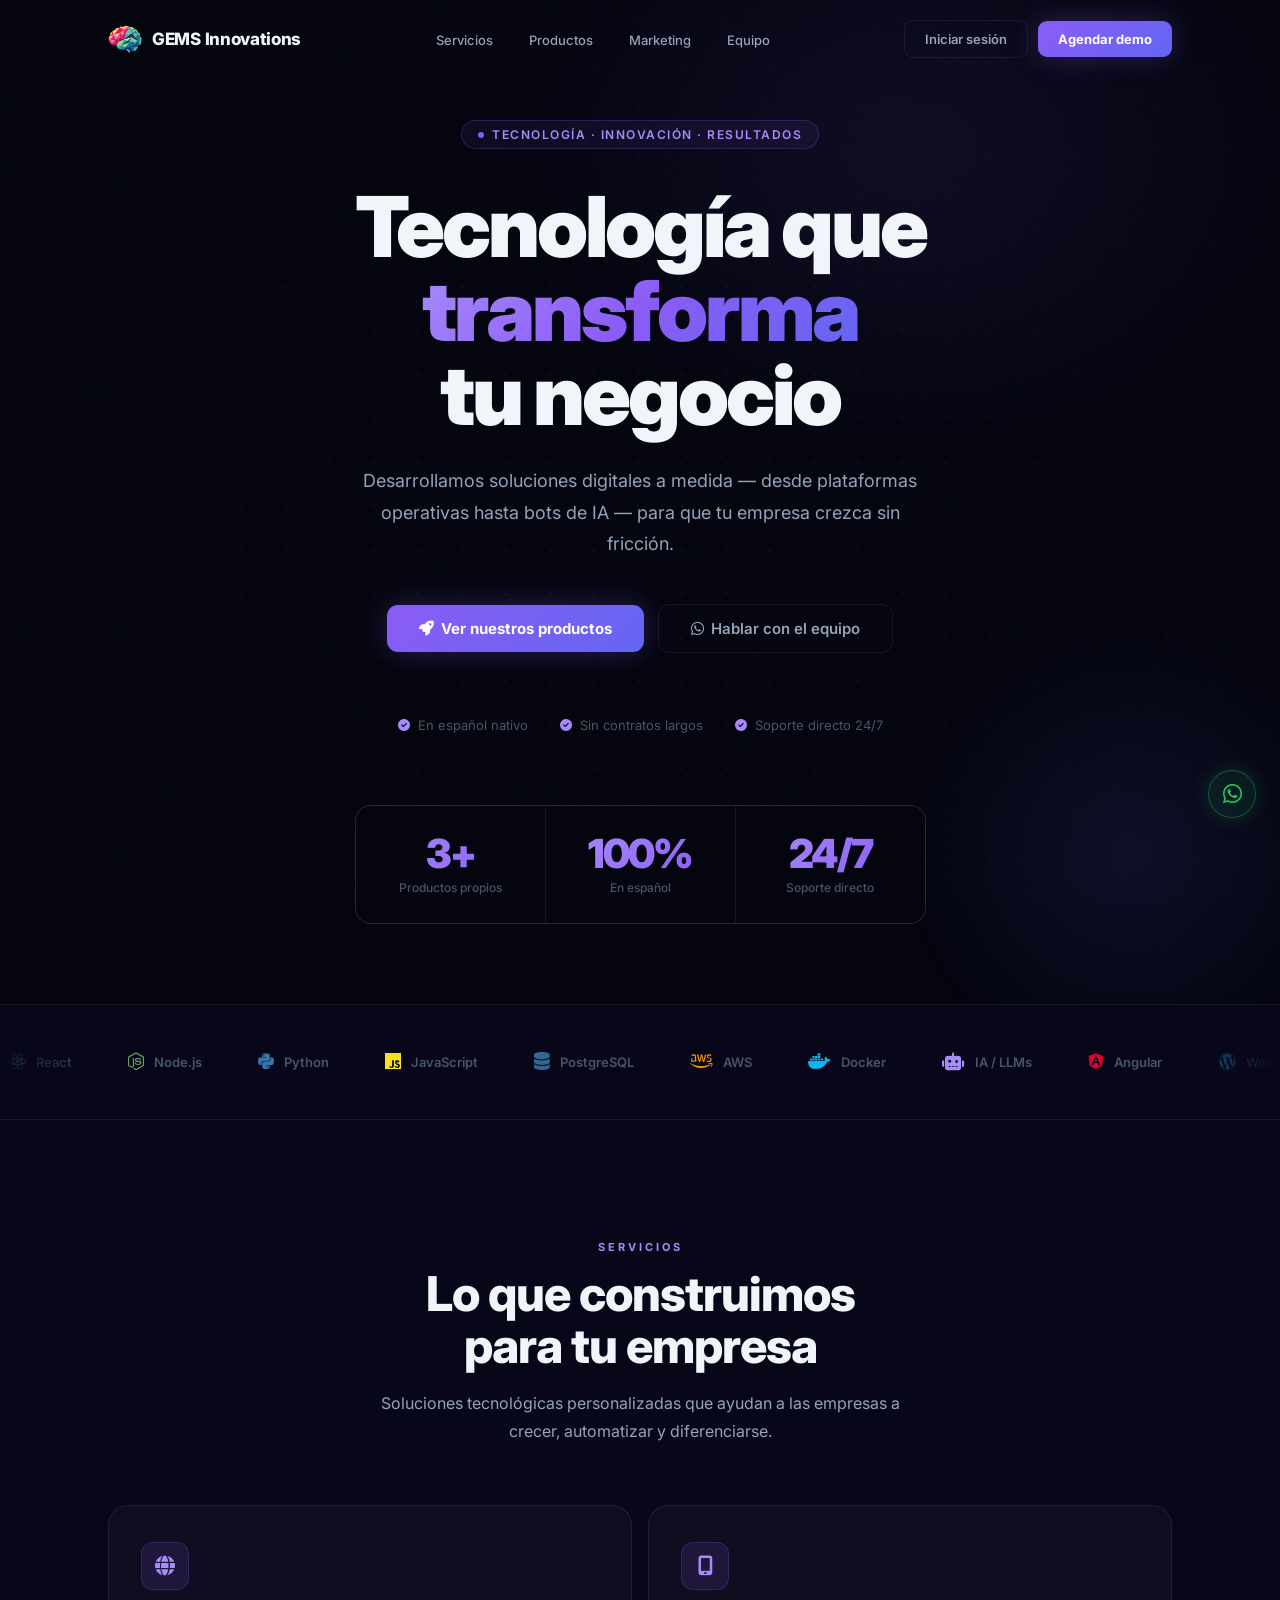
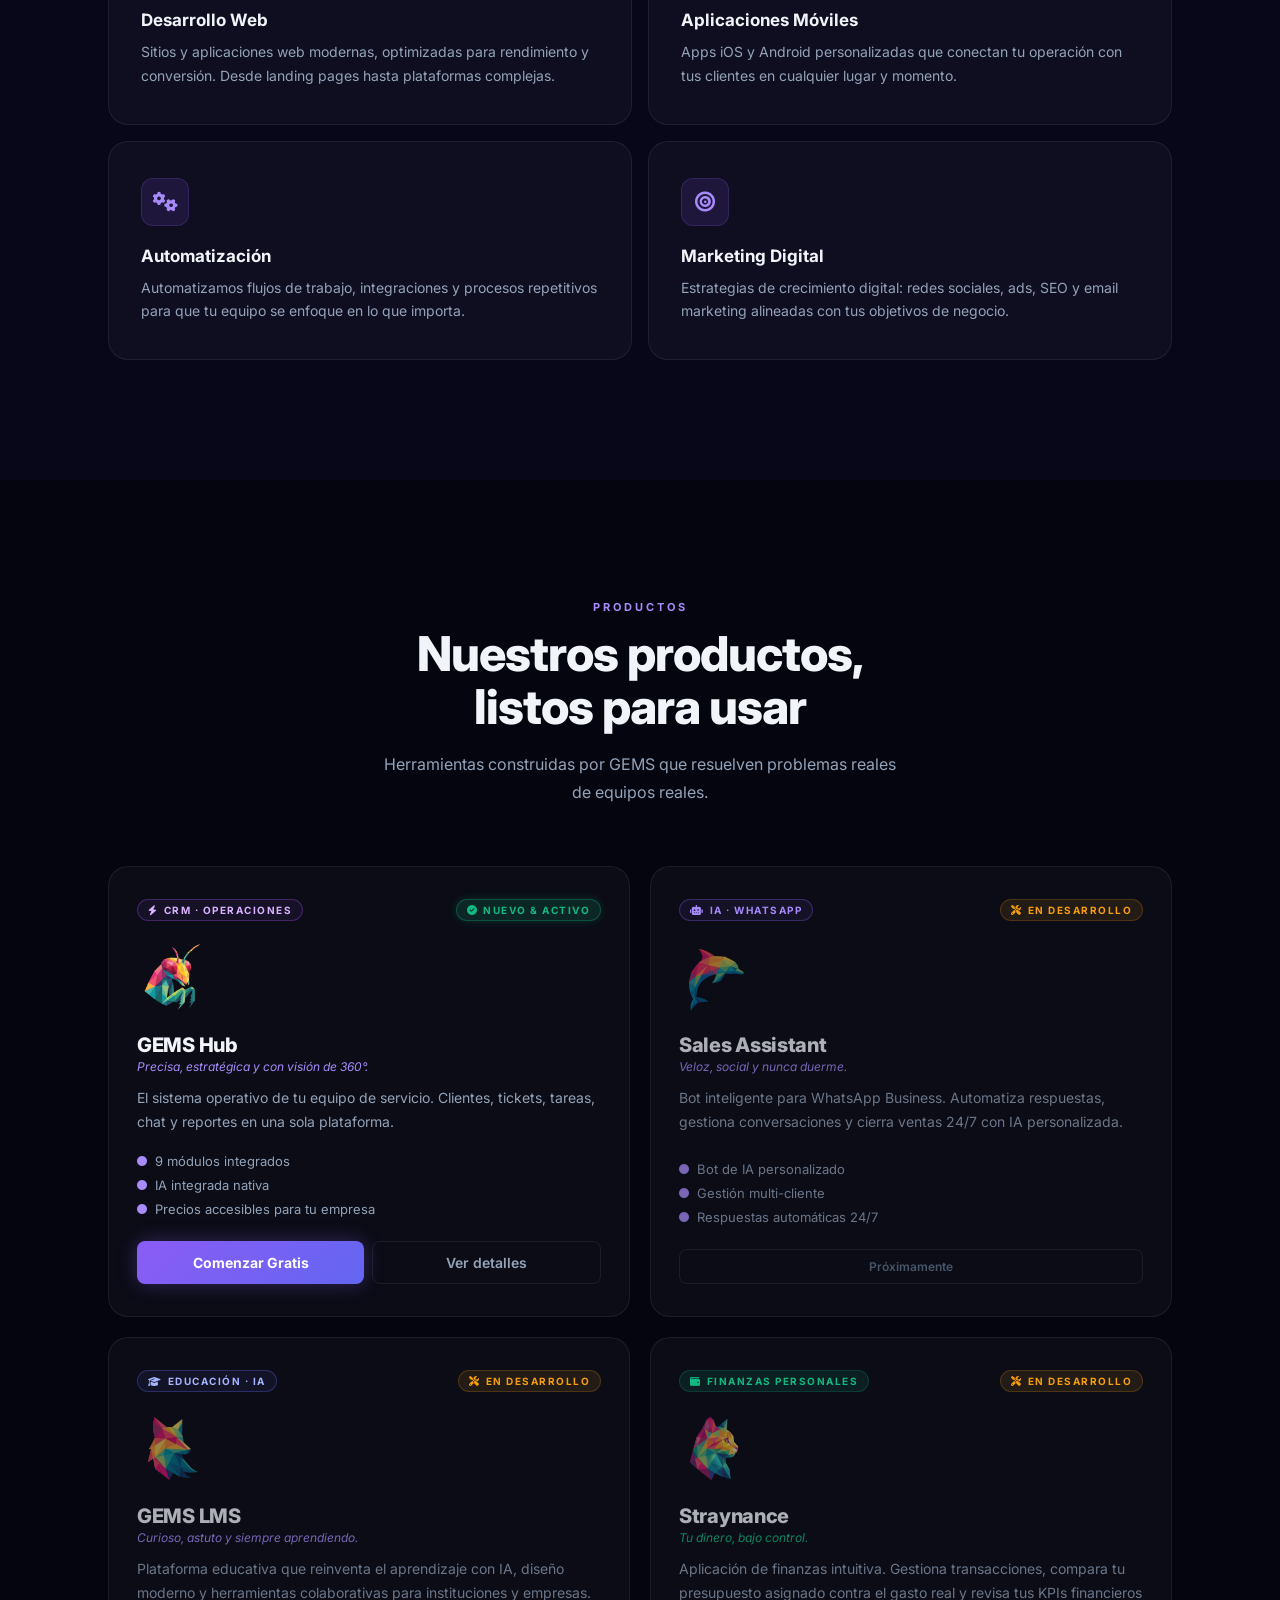
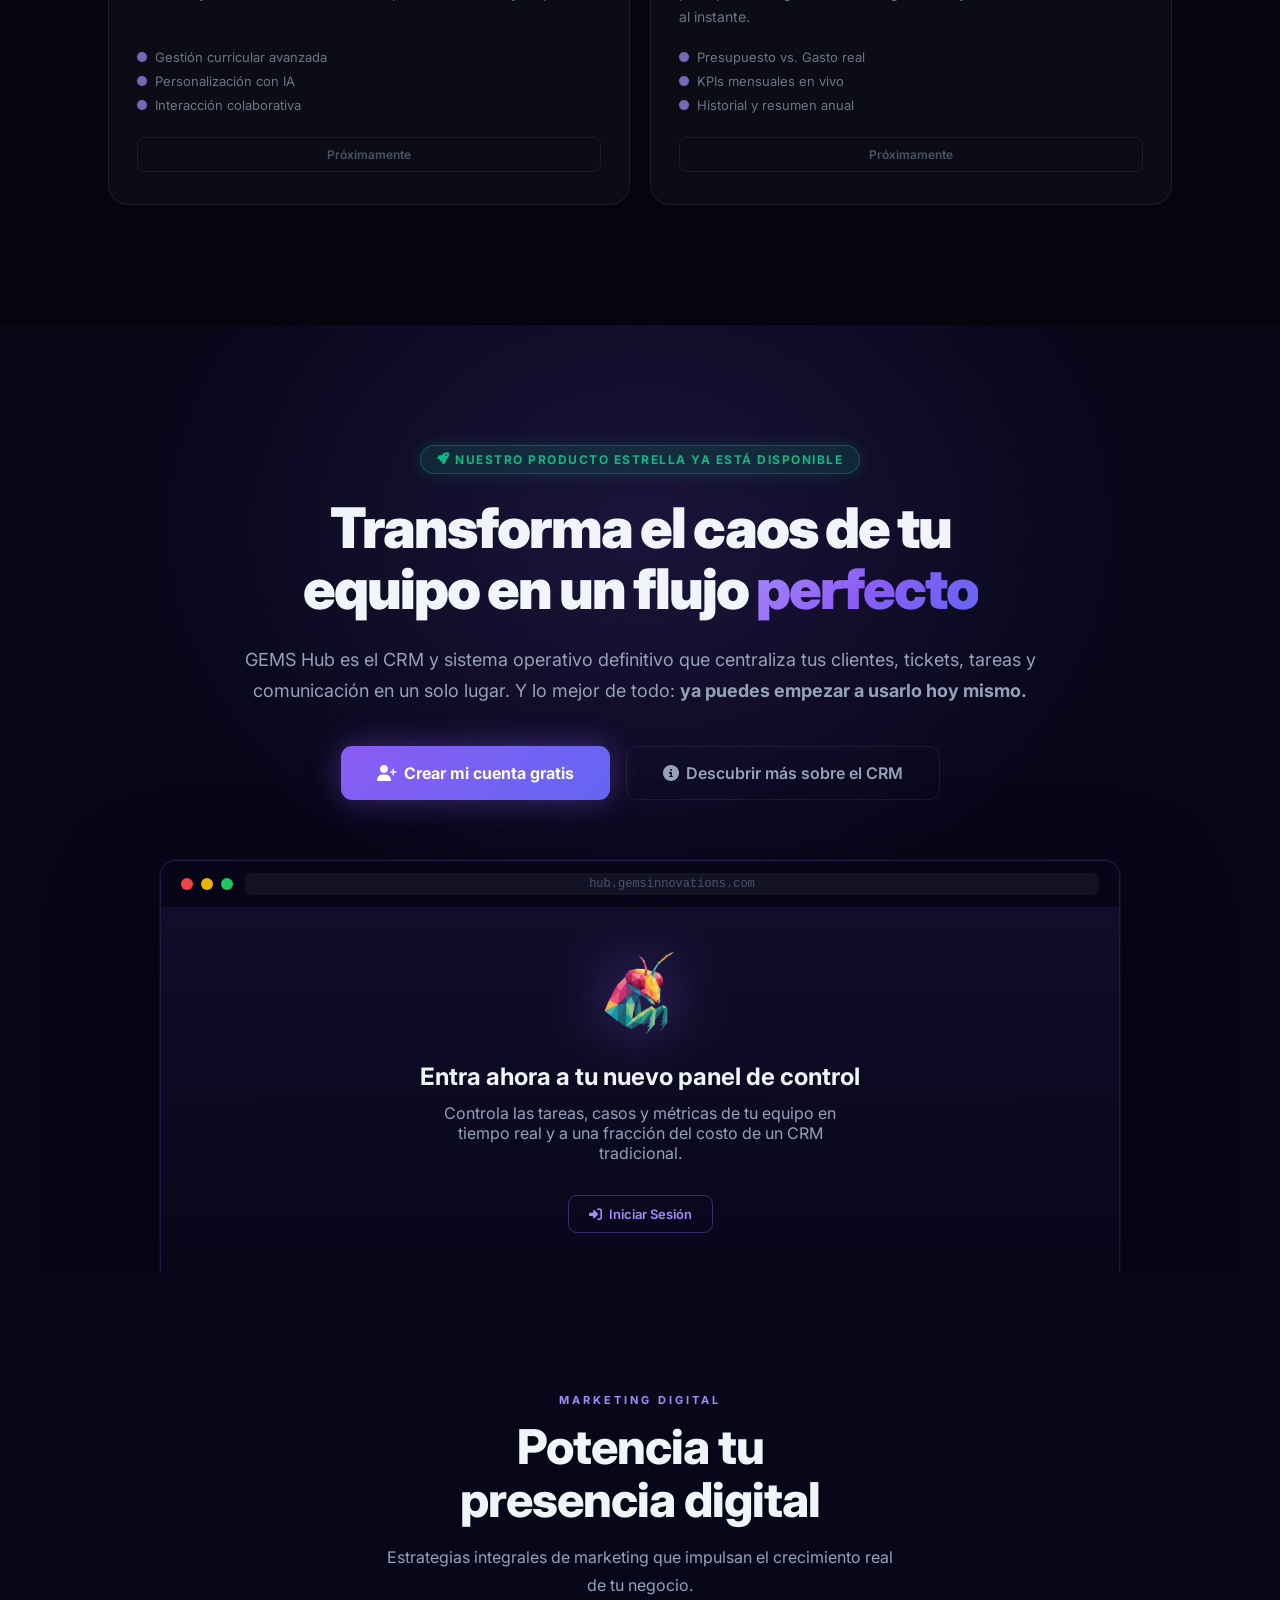
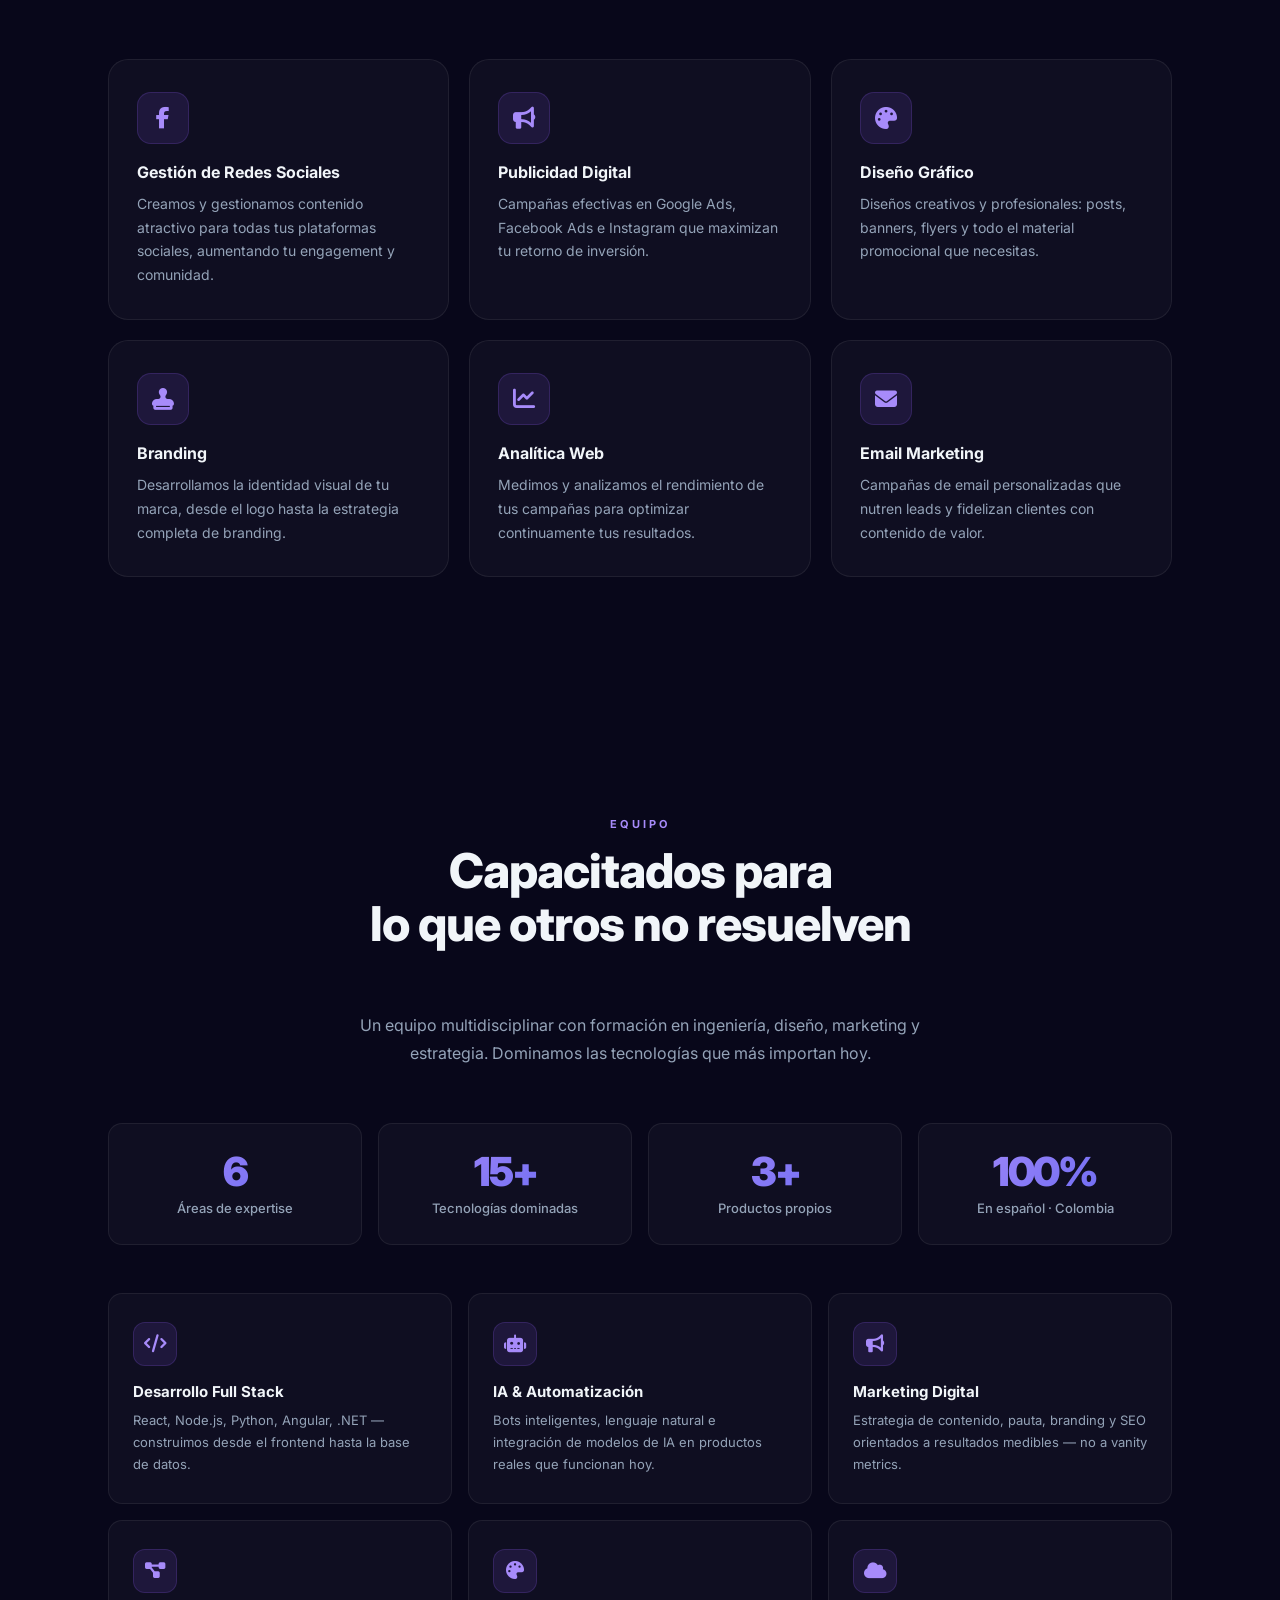
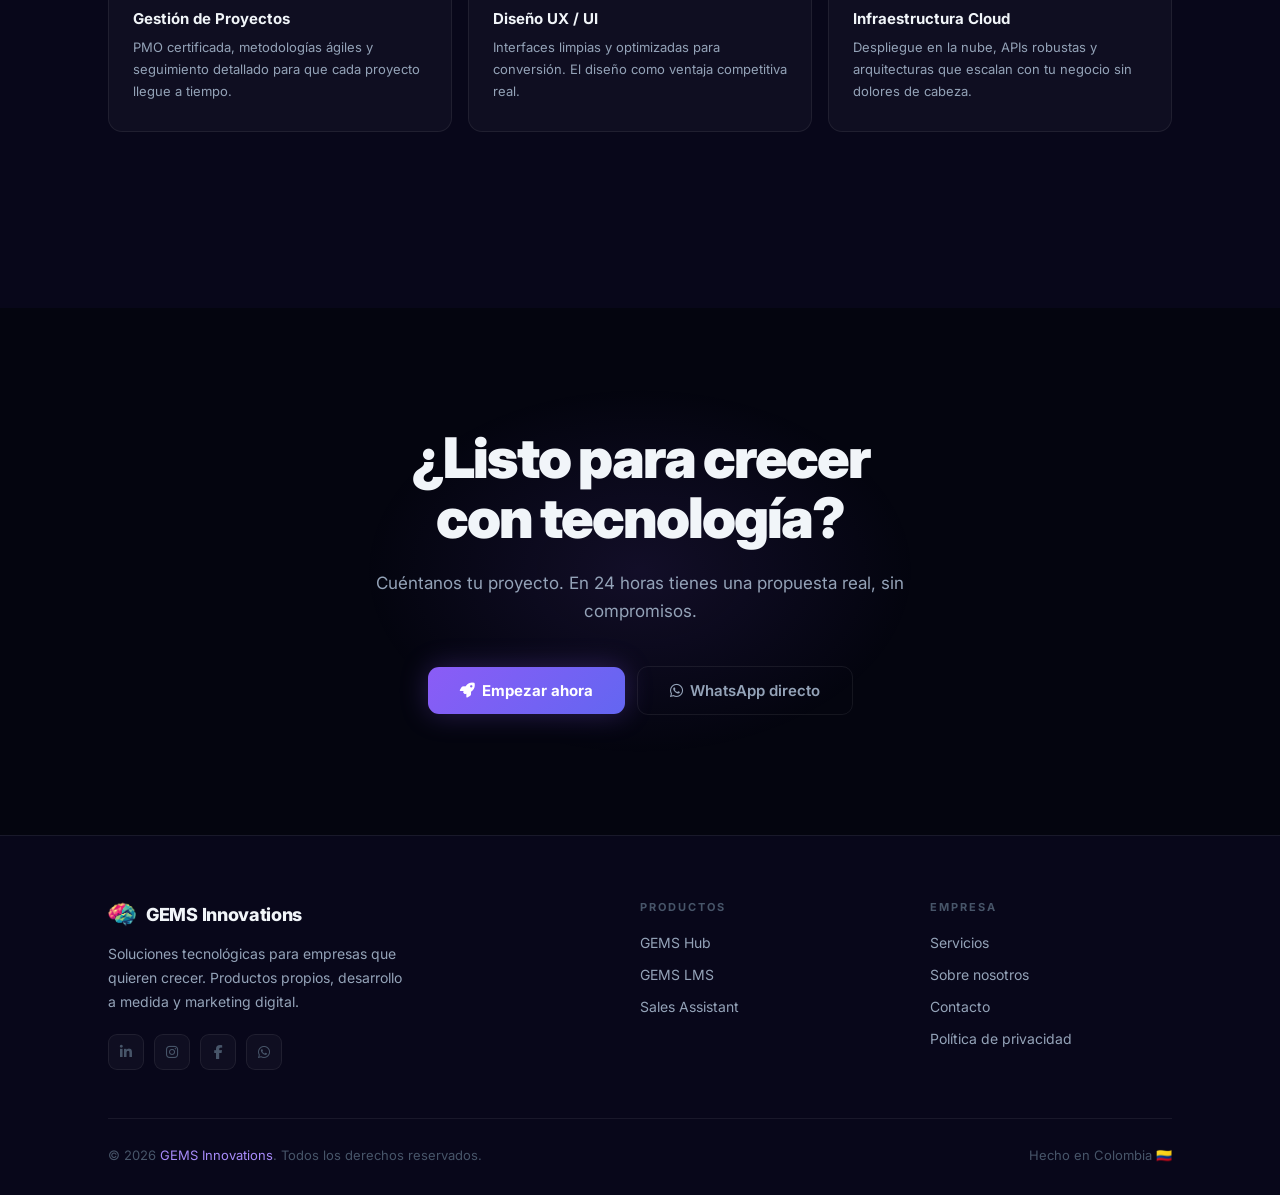
<file: index.html>
<!DOCTYPE html>
<html lang="es">
<head>
  <meta charset="UTF-8">
  <meta name="viewport" content="width=device-width, initial-scale=1.0">
  <title>GEMS Innovations — Tecnología que transforma tu negocio</title>
  <meta name="description" content="Desarrollamos soluciones tecnológicas a medida — desde plataformas operativas hasta bots de IA — para que tu empresa crezca sin fricción.">
  <meta name="keywords" content="Gems Innovations, tecnología, desarrollo web, aplicaciones móviles, automatización, marketing digital">
  <link rel="canonical" href="https://gems-innovations.com/">
  <link rel="shortcut icon" href="favicon.ico" type="image/x-icon">
  <link rel="preconnect" href="https://fonts.googleapis.com">
  <link rel="preconnect" href="https://fonts.gstatic.com" crossorigin>
  <link href="https://fonts.googleapis.com/css2?family=Inter:wght@300;400;500;600;700;800;900&display=swap" rel="stylesheet">
  <link rel="stylesheet" href="https://cdnjs.cloudflare.com/ajax/libs/font-awesome/6.5.0/css/all.min.css">
  <link rel="stylesheet" href="./assets/css/gems-design-system.css">
  <!-- Open Graph -->
  <meta property="og:title" content="GEMS Innovations — Tecnología que transforma tu negocio">
  <meta property="og:description" content="Soluciones tecnológicas personalizadas para empresas que quieren crecer.">
  <meta property="og:url" content="https://gems-innovations.com/">
  <meta property="og:type" content="website">
  <script type="application/ld+json">
  {"@context":"https://schema.org","@type":"Organization","name":"Gems Innovations","url":"https://gems-innovations.com","sameAs":["https://www.facebook.com/profile.php?id=61566125934892","https://www.instagram.com/gemsinnovations/","https://www.linkedin.com/company/gems-innovations/"]}
  </script>
<style>
/* ── TEAM SECTION ── */
.team-stats-row {
  display: grid; grid-template-columns: repeat(4,1fr);
  gap: 16px; margin-bottom: 48px;
}
.team-stat-item {
  background: var(--surface); border: 1px solid var(--border);
  border-radius: var(--r); padding: 28px 20px; text-align: center;
  transition: border-color 0.2s;
}
.team-stat-item:hover { border-color: var(--border-hover); }
.team-stat-n {
  font-size: 40px; font-weight: 900; letter-spacing: -2px;
  background: linear-gradient(135deg, var(--purple-light), var(--indigo));
  -webkit-background-clip: text; -webkit-text-fill-color: transparent;
  background-clip: text; line-height: 1; margin-bottom: 8px;
}
.team-stat-l { font-size: 13px; color: var(--text-2); font-weight: 500; }

.team-comp-grid {
  display: grid; grid-template-columns: repeat(3,1fr);
  gap: 16px; margin-bottom: 56px;
}
.team-comp-card {
  background: var(--surface); border: 1px solid var(--border);
  border-radius: var(--r); padding: 28px 24px;
  transition: all 0.25s; cursor: default;
}
.team-comp-card:hover {
  border-color: var(--border-hover); background: var(--purple-dim);
  transform: translateY(-3px);
}
.team-comp-icon {
  width: 44px; height: 44px; border-radius: 12px;
  background: var(--purple-dim); border: 1px solid rgba(139,92,246,0.2);
  display: flex; align-items: center; justify-content: center;
  font-size: 18px; color: var(--purple-light);
  margin-bottom: 16px;
}
.team-comp-title { font-size: 15px; font-weight: 700; color: var(--text); margin-bottom: 8px; }
.team-comp-desc  { font-size: 13px; color: var(--text-2); line-height: 1.7; }

.team-avatars-row {
  display: flex; justify-content: center; gap: 32px; flex-wrap: wrap;
}
.team-avatar-item { text-align: center; }
.team-avatar-img {
  width: 72px; height: 72px; border-radius: 50%;
  object-fit: cover;
  border: 2px solid rgba(139,92,246,0.35);
  box-shadow: 0 0 20px rgba(139,92,246,0.2);
  margin-bottom: 10px; display: block;
}
.team-avatar-ph {
  width: 72px; height: 72px; border-radius: 50%;
  background: var(--purple-dim); border: 2px solid rgba(139,92,246,0.25);
  display: flex; align-items: center; justify-content: center;
  font-size: 24px; color: var(--purple-light);
  margin-bottom: 10px;
}
.team-avatar-name { font-size: 14px; font-weight: 700; color: var(--text); }
.team-avatar-role { font-size: 12px; color: var(--text-2); margin-top: 2px; }

@media (max-width: 768px) {
  .team-stats-row  { grid-template-columns: repeat(2,1fr); }
  .team-comp-grid  { grid-template-columns: 1fr 1fr; }
}
@media (max-width: 480px) {
  .team-stats-row  { grid-template-columns: repeat(2,1fr); gap: 10px; }
  .team-comp-grid  { grid-template-columns: 1fr; }
  .team-avatars-row { gap: 20px; }
}
</style>
</head>
<body>

<!-- FAB group -->
<div class="g-fab-group">
  <a href="https://walink.co/c802b5" target="_blank" class="g-wa-fab" aria-label="WhatsApp"><i class="fab fa-whatsapp"></i></a>
  <button class="g-scroll-top" id="scrollTop" aria-label="Ir al inicio"><i class="fas fa-arrow-up"></i></button>
</div>

<!-- ── NAVBAR ──────────────────────────────────────────────────────────── -->
<nav class="g-nav" id="nav">
  <div class="container">
    <div class="g-nav__inner">
      <a href="./index.html" class="g-nav__logo">
        <img src="assets/images/brand.webp" alt="GEMS" class="g-nav__logo-img">
        <span class="g-nav__logo-name">GEMS Innovations</span>
      </a>
      <ul class="g-nav__links">
        <li><a href="#servicios">Servicios</a></li>
        <li><a href="#productos">Productos</a></li>
        <li><a href="#marketing">Marketing</a></li>
        <li><a href="#equipo">Equipo</a></li>
      </ul>
      <div class="g-nav__cta">
        <a href="https://hub.gemsinnovations.com/login" class="btn btn-ghost">Iniciar sesión</a>
        <a href="https://walink.co/c802b5" target="_blank" class="btn btn-primary">Agendar demo</a>
      </div>
      <button class="g-nav__hamburger" id="hamburger" aria-label="Abrir menú">
        <span></span><span></span><span></span>
      </button>
    </div>
  </div>
</nav>
<div class="g-nav__mobile" id="mobileMenu">
  <a href="#servicios">Servicios</a>
  <a href="#productos">Productos</a>
  <a href="#marketing">Marketing</a>
  <a href="#equipo">Equipo</a>
  <div class="g-nav__mobile-cta">
    <a href="https://hub.gemsinnovations.com/login" class="btn btn-ghost" style="justify-content:center;">Iniciar sesión</a>
    <a href="https://walink.co/c802b5" target="_blank" class="btn btn-primary" style="justify-content:center;">Agendar demo</a>
  </div>
</div>

<!-- ── HERO ────────────────────────────────────────────────────────────── -->
<section class="g-hero">
  <div class="g-hero-blob-1"></div>
  <div class="g-hero-blob-2"></div>
  <div class="g-hero-grid"></div>
  <div class="container">
    <div class="g-hero-inner">
      <div class="g-eyebrow">
        <span class="g-eyebrow-dot"></span>
        Tecnología · Innovación · Resultados
      </div>
      <h1 class="g-hero-title">
        Tecnología que<br>
        <span class="accent">transforma</span><br>
        tu negocio
      </h1>
      <p class="g-hero-sub">
        Desarrollamos soluciones digitales a medida — desde plataformas operativas hasta bots de IA — para que tu empresa crezca sin fricción.
      </p>
      <div class="g-hero-actions">
        <a href="#productos" class="btn btn-primary btn-lg">
          <i class="fas fa-rocket"></i> Ver nuestros productos
        </a>
        <a href="https://walink.co/c802b5" target="_blank" class="btn btn-ghost btn-lg">
          <i class="fab fa-whatsapp"></i> Hablar con el equipo
        </a>
      </div>
      <div class="g-hero-proof">
        <div class="g-proof-item"><i class="fas fa-check-circle"></i> En español nativo</div>
        <div class="g-proof-item"><i class="fas fa-check-circle"></i> Sin contratos largos</div>
        <div class="g-proof-item"><i class="fas fa-check-circle"></i> Soporte directo 24/7</div>
      </div>
      <div class="g-stats">
        <div class="g-stat">
          <div class="g-stat-number">3+</div>
          <div class="g-stat-label">Productos propios</div>
        </div>
        <div class="g-stat">
          <div class="g-stat-number">100%</div>
          <div class="g-stat-label">En español</div>
        </div>
        <div class="g-stat">
          <div class="g-stat-number">24/7</div>
          <div class="g-stat-label">Soporte directo</div>
        </div>
      </div>
    </div>
  </div>
</section>

<!-- ── TECH MARQUEE ─────────────────────────────────────────────────────── -->
<div class="g-marquee">
  <div class="g-marquee-track">
    <div class="g-marquee-item"><i class="fab fa-react" style="color:#61dafb;font-size:18px;"></i> React</div>
    <div class="g-marquee-item"><i class="fab fa-node-js" style="color:#68a063;font-size:18px;"></i> Node.js</div>
    <div class="g-marquee-item"><i class="fab fa-python" style="color:#3776ab;font-size:18px;"></i> Python</div>
    <div class="g-marquee-item"><i class="fab fa-js" style="color:#f7df1e;font-size:18px;"></i> JavaScript</div>
    <div class="g-marquee-item"><i class="fas fa-database" style="color:#336791;font-size:18px;"></i> PostgreSQL</div>
    <div class="g-marquee-item"><i class="fab fa-aws" style="color:#ff9900;font-size:18px;"></i> AWS</div>
    <div class="g-marquee-item"><i class="fab fa-docker" style="color:#0db7ed;font-size:18px;"></i> Docker</div>
    <div class="g-marquee-item"><i class="fas fa-robot" style="color:#a78bfa;font-size:18px;"></i> IA / LLMs</div>
    <div class="g-marquee-item"><i class="fab fa-angular" style="color:#dd0031;font-size:18px;"></i> Angular</div>
    <div class="g-marquee-item"><i class="fab fa-wordpress" style="color:#21759b;font-size:18px;"></i> WordPress</div>
    <div class="g-marquee-item"><i class="fab fa-react" style="color:#61dafb;font-size:18px;"></i> React</div>
    <div class="g-marquee-item"><i class="fab fa-node-js" style="color:#68a063;font-size:18px;"></i> Node.js</div>
    <div class="g-marquee-item"><i class="fab fa-python" style="color:#3776ab;font-size:18px;"></i> Python</div>
    <div class="g-marquee-item"><i class="fab fa-js" style="color:#f7df1e;font-size:18px;"></i> JavaScript</div>
    <div class="g-marquee-item"><i class="fas fa-database" style="color:#336791;font-size:18px;"></i> PostgreSQL</div>
    <div class="g-marquee-item"><i class="fab fa-aws" style="color:#ff9900;font-size:18px;"></i> AWS</div>
    <div class="g-marquee-item"><i class="fab fa-docker" style="color:#0db7ed;font-size:18px;"></i> Docker</div>
    <div class="g-marquee-item"><i class="fas fa-robot" style="color:#a78bfa;font-size:18px;"></i> IA / LLMs</div>
    <div class="g-marquee-item"><i class="fab fa-angular" style="color:#dd0031;font-size:18px;"></i> Angular</div>
    <div class="g-marquee-item"><i class="fab fa-wordpress" style="color:#21759b;font-size:18px;"></i> WordPress</div>
  </div>
</div>

<!-- ── SERVICIOS ────────────────────────────────────────────────────────── -->
<section class="section section--alt" id="servicios">
  <div class="container">
    <div class="sh center">
      <div class="sh-label">Servicios</div>
      <h2 class="sh-title">Lo que construimos<br>para tu empresa</h2>
      <p class="sh-sub">Soluciones tecnológicas personalizadas que ayudan a las empresas a crecer, automatizar y diferenciarse.</p>
    </div>
    <div class="g-services-grid">
      <div class="g-card g-service-card reveal">
        <div class="g-service-icon"><i class="fas fa-globe"></i></div>
        <div class="g-service-name">Desarrollo Web</div>
        <div class="g-service-desc">Sitios y aplicaciones web modernas, optimizadas para rendimiento y conversión. Desde landing pages hasta plataformas complejas.</div>
        <div class="g-service-arrow"><i class="fas fa-arrow-up-right"></i></div>
      </div>
      <div class="g-card g-service-card reveal reveal-d1">
        <div class="g-service-icon"><i class="fas fa-mobile-alt"></i></div>
        <div class="g-service-name">Aplicaciones Móviles</div>
        <div class="g-service-desc">Apps iOS y Android personalizadas que conectan tu operación con tus clientes en cualquier lugar y momento.</div>
        <div class="g-service-arrow"><i class="fas fa-arrow-up-right"></i></div>
      </div>
      <div class="g-card g-service-card reveal reveal-d2">
        <div class="g-service-icon"><i class="fas fa-cogs"></i></div>
        <div class="g-service-name">Automatización</div>
        <div class="g-service-desc">Automatizamos flujos de trabajo, integraciones y procesos repetitivos para que tu equipo se enfoque en lo que importa.</div>
        <div class="g-service-arrow"><i class="fas fa-arrow-up-right"></i></div>
      </div>
      <div class="g-card g-service-card reveal reveal-d3">
        <div class="g-service-icon"><i class="fas fa-bullseye"></i></div>
        <div class="g-service-name">Marketing Digital</div>
        <div class="g-service-desc">Estrategias de crecimiento digital: redes sociales, ads, SEO y email marketing alineadas con tus objetivos de negocio.</div>
        <div class="g-service-arrow"><i class="fas fa-arrow-up-right"></i></div>
      </div>
    </div>
  </div>
</section>

<!-- ── PRODUCTOS ────────────────────────────────────────────────────────── -->
<section class="section" id="productos">
  <div class="container">
    <div class="sh center">
      <div class="sh-label">Productos</div>
      <h2 class="sh-title">Nuestros productos,<br>listos para usar</h2>
      <p class="sh-sub">Herramientas construidas por GEMS que resuelven problemas reales de equipos reales.</p>
    </div>
    <div class="g-products-grid">

      <!-- GEMS Hub (Primero y Activo) -->
      <div class="g-card g-product-card reveal">
        <div style="display:flex; justify-content:space-between; align-items:flex-start; margin-bottom:20px; flex-wrap:wrap; gap:10px;">
          <div class="g-product-tag tag-violet" style="margin-bottom:0;"><i class="fas fa-bolt"></i> CRM · Operaciones</div>
          <div class="g-product-tag tag-green" style="background: rgba(16, 185, 129, 0.15); color: #10b981; border: 1px solid rgba(16, 185, 129, 0.3); margin-bottom:0; box-shadow: 0 0 10px rgba(16,185,129,0.2);"><i class="fas fa-check-circle"></i> NUEVO & ACTIVO</div>
        </div>
        <div style="margin-bottom:16px;">
          <img src="assets/images/icons/gemshub.png" alt="GEMS Hub" style="width:72px;height:72px;object-fit:contain;mix-blend-mode:screen;">
        </div>
        <div class="g-product-name">GEMS Hub</div>
        <div style="font-size:12px;color:var(--purple-light);font-style:italic;margin:-8px 0 12px;">Precisa, estratégica y con visión de 360°.</div>
        <div class="g-product-desc">El sistema operativo de tu equipo de servicio. Clientes, tickets, tareas, chat y reportes en una sola plataforma.</div>
        <div class="g-product-features">
          <div class="g-product-feature"><i class="fas fa-circle"></i> 9 módulos integrados</div>
          <div class="g-product-feature"><i class="fas fa-circle"></i> IA integrada nativa</div>
          <div class="g-product-feature"><i class="fas fa-circle"></i> Precios accesibles para tu empresa</div>
        </div>
        <div class="g-product-actions">
          <a href="https://hub.gemsinnovations.com/register" class="btn btn-primary btn-sm" style="flex:1;justify-content:center;font-size:14px;padding:12px;box-shadow: 0 0 20px rgba(139,92,246,0.3);">Comenzar Gratis</a>
          <a href="./gems-hub.html" class="btn btn-ghost btn-sm" style="flex:1;justify-content:center;font-size:14px;padding:12px;">Ver detalles</a>
        </div>
      </div>

      <!-- Sales Assistant (En Desarrollo) -->
      <div class="g-card g-product-card reveal reveal-d1">
        <div style="display:flex; justify-content:space-between; align-items:flex-start; margin-bottom:20px; flex-wrap:wrap; gap:10px;">
          <div class="g-product-tag tag-purple" style="margin-bottom:0;"><i class="fas fa-robot"></i> IA · WhatsApp</div>
          <div class="g-product-tag" style="background: rgba(245, 158, 11, 0.1); color: #f59e0b; border: 1px solid rgba(245, 158, 11, 0.2); margin-bottom:0;"><i class="fas fa-tools"></i> EN DESARROLLO</div>
        </div>
        <div style="margin-bottom:16px; opacity:0.6;">
          <img src="assets/images/icons/gemsales.png" alt="Sales Assistant" style="width:72px;height:72px;object-fit:contain;">
        </div>
        <div class="g-product-name" style="opacity:0.7;">Sales Assistant</div>
        <div style="font-size:12px;color:var(--purple-light);font-style:italic;margin:-8px 0 12px;opacity:0.7;">Veloz, social y nunca duerme.</div>
        <div class="g-product-desc" style="opacity:0.7;">Bot inteligente para WhatsApp Business. Automatiza respuestas, gestiona conversaciones y cierra ventas 24/7 con IA personalizada.</div>
        <div class="g-product-features" style="opacity:0.7;">
          <div class="g-product-feature"><i class="fas fa-circle"></i> Bot de IA personalizado</div>
          <div class="g-product-feature"><i class="fas fa-circle"></i> Gestión multi-cliente</div>
          <div class="g-product-feature"><i class="fas fa-circle"></i> Respuestas automáticas 24/7</div>
        </div>
        <div class="g-product-actions">
          <a href="gems-sales-assistant.html" class="btn btn-ghost btn-sm" style="flex:1;justify-content:center;color:var(--text-3);border-color:var(--border);">Próximamente</a>
        </div>
      </div>

      <!-- GEMS LMS (En Desarrollo) -->
      <div class="g-card g-product-card reveal reveal-d2">
        <div style="display:flex; justify-content:space-between; align-items:flex-start; margin-bottom:20px; flex-wrap:wrap; gap:10px;">
          <div class="g-product-tag tag-indigo" style="margin-bottom:0;"><i class="fas fa-graduation-cap"></i> Educación · IA</div>
          <div class="g-product-tag" style="background: rgba(245, 158, 11, 0.1); color: #f59e0b; border: 1px solid rgba(245, 158, 11, 0.2); margin-bottom:0;"><i class="fas fa-tools"></i> EN DESARROLLO</div>
        </div>
        <div style="margin-bottom:16px; opacity:0.6;">
          <img src="assets/images/icons/gemslms.png" alt="GEMS LMS" style="width:72px;height:72px;object-fit:contain;mix-blend-mode:screen;">
        </div>
        <div class="g-product-name" style="opacity:0.7;">GEMS LMS</div>
        <div style="font-size:12px;color:var(--purple-light);font-style:italic;margin:-8px 0 12px;opacity:0.7;">Curioso, astuto y siempre aprendiendo.</div>
        <div class="g-product-desc" style="opacity:0.7;">Plataforma educativa que reinventa el aprendizaje con IA, diseño moderno y herramientas colaborativas para instituciones y empresas.</div>
        <div class="g-product-features" style="opacity:0.7;">
          <div class="g-product-feature"><i class="fas fa-circle"></i> Gestión curricular avanzada</div>
          <div class="g-product-feature"><i class="fas fa-circle"></i> Personalización con IA</div>
          <div class="g-product-feature"><i class="fas fa-circle"></i> Interacción colaborativa</div>
        </div>
        <div class="g-product-actions">
          <a href="gems-lms.html" class="btn btn-ghost btn-sm" style="flex:1;justify-content:center;color:var(--text-3);border-color:var(--border);">Próximamente</a>
        </div>
      </div>

      <!-- Straynance (En Desarrollo) -->
      <div class="g-card g-product-card reveal reveal-d3">
        <div style="display:flex; justify-content:space-between; align-items:flex-start; margin-bottom:20px; flex-wrap:wrap; gap:10px;">
          <div class="g-product-tag tag-violet" style="background: rgba(16, 185, 129, 0.1); color: #10b981; border: 1px solid rgba(16, 185, 129, 0.2); margin-bottom:0;"><i class="fas fa-wallet"></i> Finanzas Personales</div>
          <div class="g-product-tag" style="background: rgba(245, 158, 11, 0.1); color: #f59e0b; border: 1px solid rgba(245, 158, 11, 0.2); margin-bottom:0;"><i class="fas fa-tools"></i> EN DESARROLLO</div>
        </div>
        <div style="margin-bottom:16px; opacity:0.6;">
          <img src="assets/images/stray.png" alt="Straynance" style="width:72px;height:72px;object-fit:contain;border-radius:12px;">
        </div>
        <div class="g-product-name" style="opacity:0.7;">Straynance</div>
        <div style="font-size:12px;color:#10b981;font-style:italic;margin:-8px 0 12px;opacity:0.7;">Tu dinero, bajo control.</div>
        <div class="g-product-desc" style="opacity:0.7;">Aplicación de finanzas intuitiva. Gestiona transacciones, compara tu presupuesto asignado contra el gasto real y revisa tus KPIs financieros al instante.</div>
        <div class="g-product-features" style="opacity:0.7;">
          <div class="g-product-feature"><i class="fas fa-circle"></i> Presupuesto vs. Gasto real</div>
          <div class="g-product-feature"><i class="fas fa-circle"></i> KPIs mensuales en vivo</div>
          <div class="g-product-feature"><i class="fas fa-circle"></i> Historial y resumen anual</div>
        </div>
        <div class="g-product-actions">
          <a href="straynance.html" class="btn btn-ghost btn-sm" style="flex:1;justify-content:center;color:var(--text-3);border-color:var(--border);">Próximamente</a>
        </div>
      </div>

    </div>
  </div>
</section>

<!-- ── GEMS HUB HIGHLIGHT ────────────────────────────────────────────────────────── -->
<section class="section section--alt" style="position:relative; overflow:hidden; padding-bottom: 0;">
  <div style="position:absolute; top:-200px; left:50%; transform:translateX(-50%); width:1000px; height:800px; background:radial-gradient(ellipse, rgba(139,92,246,0.15) 0%, transparent 70%); pointer-events:none;"></div>
  <div class="container">
    <div style="display:flex; flex-direction:column; align-items:center; text-align:center; max-width:800px; margin:0 auto; position:relative; z-index:2;">
      <div class="g-product-tag tag-green reveal" style="background: rgba(16, 185, 129, 0.15); color: #10b981; border: 1px solid rgba(16, 185, 129, 0.3); margin-bottom:24px; box-shadow: 0 0 15px rgba(16,185,129,0.2); font-size:12px; padding:6px 16px;"><i class="fas fa-rocket"></i> NUESTRO PRODUCTO ESTRELLA YA ESTÁ DISPONIBLE</div>
      <h2 class="reveal reveal-d1" style="font-size:clamp(32px, 5vw, 56px); font-weight:900; line-height:1.1; letter-spacing:-2px; margin-bottom:24px;">Transforma el caos de tu equipo en un flujo <span style="background: linear-gradient(135deg, var(--purple-light), var(--purple), var(--indigo)); -webkit-background-clip: text; -webkit-text-fill-color: transparent;">perfecto</span></h2>
      <p class="reveal reveal-d2" style="font-size:18px; color:var(--text-2); line-height:1.7; margin-bottom:40px;">GEMS Hub es el CRM y sistema operativo definitivo que centraliza tus clientes, tickets, tareas y comunicación en un solo lugar. Y lo mejor de todo: <strong>ya puedes empezar a usarlo hoy mismo.</strong></p>
      
      <div class="reveal reveal-d3" style="display:flex; gap:16px; flex-wrap:wrap; justify-content:center; margin-bottom:60px;">
        <a href="https://hub.gemsinnovations.com/register" class="btn btn-primary btn-lg" style="font-size:16px; padding:16px 36px; box-shadow: 0 0 30px rgba(139,92,246,0.4);"><i class="fas fa-user-plus"></i> Crear mi cuenta gratis</a>
        <a href="./gems-hub.html" class="btn btn-ghost btn-lg" style="font-size:16px; padding:16px 36px;"><i class="fas fa-info-circle"></i> Descubrir más sobre el CRM</a>
      </div>
    </div>
    
    <div class="reveal reveal-d3" style="position:relative; z-index:1; margin:0 auto; max-width:960px; border-radius:16px 16px 0 0; overflow:hidden; border: 1px solid rgba(139,92,246,0.2); border-bottom:none; box-shadow: 0 40px 100px rgba(0,0,0,0.6), 0 0 0 1px rgba(139,92,246,0.1);">
      <div style="background: rgba(8,7,26,0.95); border-bottom: 1px solid rgba(139,92,246,0.1); padding: 12px 20px; display: flex; align-items: center; gap: 12px;">
        <div style="display:flex; gap:8px;"><span style="width:12px; height:12px; border-radius:50%; background:#ef4444;"></span><span style="width:12px; height:12px; border-radius:50%; background:#eab308;"></span><span style="width:12px; height:12px; border-radius:50%; background:#22c55e;"></span></div>
        <div style="font-size:12px; color:var(--text-3); font-family:monospace; background:rgba(255,255,255,0.05); padding:4px 12px; border-radius:6px; flex:1; text-align:center;">hub.gemsinnovations.com</div>
      </div>
      <div style="padding:40px; background:linear-gradient(180deg, rgba(139,92,246,0.08) 0%, rgba(8,7,26,1) 100%); min-height:300px; display:flex; flex-direction:column; align-items:center; justify-content:center; text-align:center;">
        <img src="assets/images/icons/gemshub.png" alt="GEMS Hub Dashboard" style="width:90px; margin-bottom:24px; mix-blend-mode:screen; filter: drop-shadow(0 0 30px rgba(139,92,246,0.5));">
        <h3 style="font-size:24px; font-weight:700; margin-bottom:12px;">Entra ahora a tu nuevo panel de control</h3>
        <p style="color:var(--text-2); max-width:400px; margin-bottom:32px;">Controla las tareas, casos y métricas de tu equipo en tiempo real y a una fracción del costo de un CRM tradicional.</p>
        <a href="https://hub.gemsinnovations.com/login" class="btn btn-ghost" style="color:var(--purple-light); border-color:rgba(139,92,246,0.4);"><i class="fas fa-sign-in-alt"></i> Iniciar Sesión</a>
      </div>
    </div>
  </div>
</section>

<!-- ── MARKETING ────────────────────────────────────────────────────────── -->
<section class="section section--alt" id="marketing">
  <div class="container">
    <div class="sh center">
      <div class="sh-label">Marketing Digital</div>
      <h2 class="sh-title">Potencia tu<br>presencia digital</h2>
      <p class="sh-sub">Estrategias integrales de marketing que impulsan el crecimiento real de tu negocio.</p>
    </div>
    <div class="g-marketing-grid">
      <div class="g-card g-marketing-card reveal">
        <div class="g-marketing-icon"><i class="fab fa-facebook-f"></i></div>
        <div class="g-marketing-name">Gestión de Redes Sociales</div>
        <div class="g-marketing-desc">Creamos y gestionamos contenido atractivo para todas tus plataformas sociales, aumentando tu engagement y comunidad.</div>
      </div>
      <div class="g-card g-marketing-card reveal reveal-d1">
        <div class="g-marketing-icon"><i class="fas fa-bullhorn"></i></div>
        <div class="g-marketing-name">Publicidad Digital</div>
        <div class="g-marketing-desc">Campañas efectivas en Google Ads, Facebook Ads e Instagram que maximizan tu retorno de inversión.</div>
      </div>
      <div class="g-card g-marketing-card reveal reveal-d2">
        <div class="g-marketing-icon"><i class="fas fa-palette"></i></div>
        <div class="g-marketing-name">Diseño Gráfico</div>
        <div class="g-marketing-desc">Diseños creativos y profesionales: posts, banners, flyers y todo el material promocional que necesitas.</div>
      </div>
      <div class="g-card g-marketing-card reveal">
        <div class="g-marketing-icon"><i class="fas fa-stamp"></i></div>
        <div class="g-marketing-name">Branding</div>
        <div class="g-marketing-desc">Desarrollamos la identidad visual de tu marca, desde el logo hasta la estrategia completa de branding.</div>
      </div>
      <div class="g-card g-marketing-card reveal reveal-d1">
        <div class="g-marketing-icon"><i class="fas fa-chart-line"></i></div>
        <div class="g-marketing-name">Analítica Web</div>
        <div class="g-marketing-desc">Medimos y analizamos el rendimiento de tus campañas para optimizar continuamente tus resultados.</div>
      </div>
      <div class="g-card g-marketing-card reveal reveal-d2">
        <div class="g-marketing-icon"><i class="fas fa-envelope"></i></div>
        <div class="g-marketing-name">Email Marketing</div>
        <div class="g-marketing-desc">Campañas de email personalizadas que nutren leads y fidelizan clientes con contenido de valor.</div>
      </div>
    </div>
  </div>
</section>

<!-- ── EQUIPO ────────────────────────────────────────────────────────────── -->
<section class="g-team-section section--alt" id="equipo">
  <div class="container">

    <div class="sh center">
      <div class="sh-label">Equipo</div>
      <h2 class="sh-title">Capacitados para<br>lo que otros no resuelven</h2>
    </div>
    <p class="g-team-desc" style="text-align:center;max-width:580px;margin:0 auto 56px;">
      Un equipo multidisciplinar con formación en ingeniería, diseño, marketing y estrategia. Dominamos las tecnologías que más importan hoy.
    </p>

    <!-- Stats del equipo -->
    <div class="team-stats-row reveal">
      <div class="team-stat-item">
        <div class="team-stat-n">6</div>
        <div class="team-stat-l">Áreas de expertise</div>
      </div>
      <div class="team-stat-item">
        <div class="team-stat-n">15+</div>
        <div class="team-stat-l">Tecnologías dominadas</div>
      </div>
      <div class="team-stat-item">
        <div class="team-stat-n">3+</div>
        <div class="team-stat-l">Productos propios</div>
      </div>
      <div class="team-stat-item">
        <div class="team-stat-n">100%</div>
        <div class="team-stat-l">En español · Colombia</div>
      </div>
    </div>

    <!-- Grid de competencias -->
    <div class="team-comp-grid reveal reveal-d1">
      <div class="team-comp-card">
        <div class="team-comp-icon"><i class="fas fa-code"></i></div>
        <div class="team-comp-title">Desarrollo Full Stack</div>
        <div class="team-comp-desc">React, Node.js, Python, Angular, .NET — construimos desde el frontend hasta la base de datos.</div>
      </div>
      <div class="team-comp-card">
        <div class="team-comp-icon"><i class="fas fa-robot"></i></div>
        <div class="team-comp-title">IA & Automatización</div>
        <div class="team-comp-desc">Bots inteligentes, lenguaje natural e integración de modelos de IA en productos reales que funcionan hoy.</div>
      </div>
      <div class="team-comp-card">
        <div class="team-comp-icon"><i class="fas fa-bullhorn"></i></div>
        <div class="team-comp-title">Marketing Digital</div>
        <div class="team-comp-desc">Estrategia de contenido, pauta, branding y SEO orientados a resultados medibles — no a vanity metrics.</div>
      </div>
      <div class="team-comp-card">
        <div class="team-comp-icon"><i class="fas fa-diagram-project"></i></div>
        <div class="team-comp-title">Gestión de Proyectos</div>
        <div class="team-comp-desc">PMO certificada, metodologías ágiles y seguimiento detallado para que cada proyecto llegue a tiempo.</div>
      </div>
      <div class="team-comp-card">
        <div class="team-comp-icon"><i class="fas fa-palette"></i></div>
        <div class="team-comp-title">Diseño UX / UI</div>
        <div class="team-comp-desc">Interfaces limpias y optimizadas para conversión. El diseño como ventaja competitiva real.</div>
      </div>
      <div class="team-comp-card">
        <div class="team-comp-icon"><i class="fas fa-cloud"></i></div>
        <div class="team-comp-title">Infraestructura Cloud</div>
        <div class="team-comp-desc">Despliegue en la nube, APIs robustas y arquitecturas que escalan con tu negocio sin dolores de cabeza.</div>
      </div>
    </div>


  </div>
</section>


<!-- ── CTA ──────────────────────────────────────────────────────────────── -->
<section class="section g-cta">
  <div class="g-cta-blob"></div>
  <div class="container">
    <div class="g-cta-inner">
      <h2 class="g-cta-title">¿Listo para crecer<br>con tecnología?</h2>
      <p class="g-cta-sub">Cuéntanos tu proyecto. En 24 horas tienes una propuesta real, sin compromisos.</p>
      <div class="g-cta-actions">
        <a href="https://walink.co/c802b5" target="_blank" class="btn btn-primary btn-lg">
          <i class="fas fa-rocket"></i> Empezar ahora
        </a>
        <a href="https://walink.co/c802b5" target="_blank" class="btn btn-ghost btn-lg">
          <i class="fab fa-whatsapp"></i> WhatsApp directo
        </a>
      </div>
    </div>
  </div>
</section>

<!-- ── FOOTER ────────────────────────────────────────────────────────────── -->
<footer class="g-footer">
  <div class="container">
    <div class="g-footer-grid">
      <div>
        <div class="g-footer-brand-name" style="display:flex;align-items:center;gap:10px;">
          <img src="assets/images/brand.webp" alt="GEMS" style="width:28px;height:28px;object-fit:contain;">
          GEMS Innovations
        </div>
        <p class="g-footer-brand-desc">Soluciones tecnológicas para empresas que quieren crecer. Productos propios, desarrollo a medida y marketing digital.</p>
        <div class="g-footer-socials">
          <a href="https://www.linkedin.com/company/gems-innovations/" target="_blank" class="g-social-link"><i class="fab fa-linkedin-in"></i></a>
          <a href="https://www.instagram.com/gemsinnovations/" target="_blank" class="g-social-link"><i class="fab fa-instagram"></i></a>
          <a href="https://www.facebook.com/profile.php?id=61566125934892" target="_blank" class="g-social-link"><i class="fab fa-facebook-f"></i></a>
          <a href="https://walink.co/c802b5" target="_blank" class="g-social-link"><i class="fab fa-whatsapp"></i></a>
        </div>
      </div>
      <div>
        <div class="g-footer-col-title">Productos</div>
        <ul class="g-footer-links">
          <li><a href="./gems-hub.html">GEMS Hub</a></li>
          <li><a href="./gems-lms.html">GEMS LMS</a></li>
          <li><a href="./gems-sales-assistant.html">Sales Assistant</a></li>
        </ul>
      </div>
      <div>
        <div class="g-footer-col-title">Empresa</div>
        <ul class="g-footer-links">
          <li><a href="#servicios">Servicios</a></li>
          <li><a href="#equipo">Sobre nosotros</a></li>
          <li><a href="https://walink.co/c802b5" target="_blank">Contacto</a></li>
          <li><a href="#">Política de privacidad</a></li>
        </ul>
      </div>
    </div>
    <div class="g-footer-bottom">
      <p>© 2026 <span>GEMS Innovations</span>. Todos los derechos reservados.</p>
      <p>Hecho en Colombia 🇨🇴</p>
    </div>
  </div>
</footer>

<script>
  // Navbar scroll
  const nav = document.getElementById('nav');
  window.addEventListener('scroll', () => {
    nav.classList.toggle('scrolled', window.scrollY > 40);
    document.getElementById('scrollTop').classList.toggle('visible', window.scrollY > 300);
  });

  // Scroll to top
  document.getElementById('scrollTop').addEventListener('click', () => window.scrollTo({top:0,behavior:'smooth'}));

  // Mobile hamburger
  const hamburger = document.getElementById('hamburger');
  const mobileMenu = document.getElementById('mobileMenu');
  hamburger.addEventListener('click', () => {
    hamburger.classList.toggle('open');
    mobileMenu.classList.toggle('open');
  });
  mobileMenu.querySelectorAll('a').forEach(a => a.addEventListener('click', () => {
    hamburger.classList.remove('open');
    mobileMenu.classList.remove('open');
  }));

  // Scroll reveal
  const ro = new IntersectionObserver(entries => {
    entries.forEach(e => { if (e.isIntersecting) { e.target.classList.add('visible'); ro.unobserve(e.target); } });
  }, {threshold: 0.1});
  document.querySelectorAll('.reveal').forEach(el => ro.observe(el));

</script>

<script>
  window.ChatraSetup = {
    colors: {
      buttonText:     '#ffffff',
      buttonBg:       '#8b5cf6',
      clientBubbleBg: '#8b5cf6',
      agentBubbleBg:  '#1e1b4b',
      agentName:      '#a78bfa',
    },
  };
  (function(d,w,c){w.ChatraID='ceRAE47tRGAzSEyRv';var s=d.createElement('script');w[c]=w[c]||function(){(w[c].q=w[c].q||[]).push(arguments)};s.async=true;s.src='https://call.chatra.io/chatra.js';if(d.head)d.head.appendChild(s)})(document,window,'Chatra');
</script>

</body>
</html>
</file>
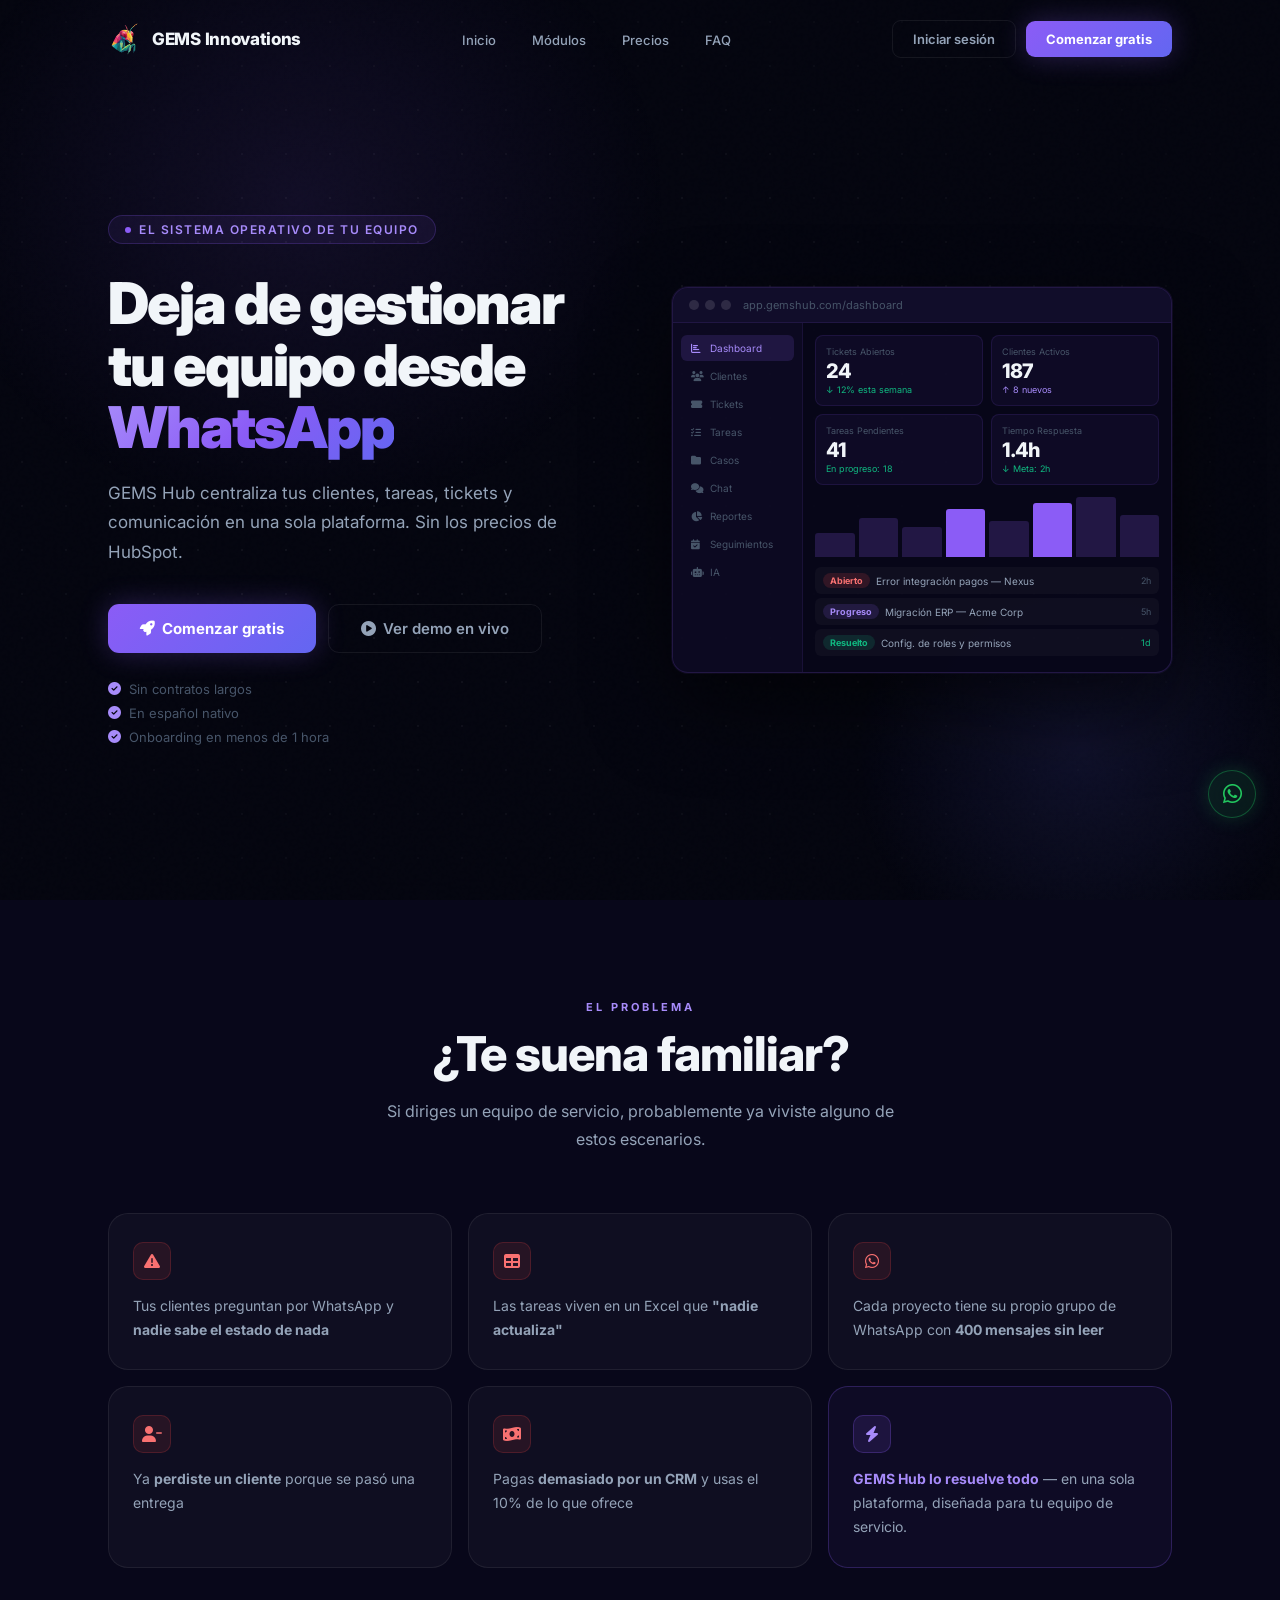
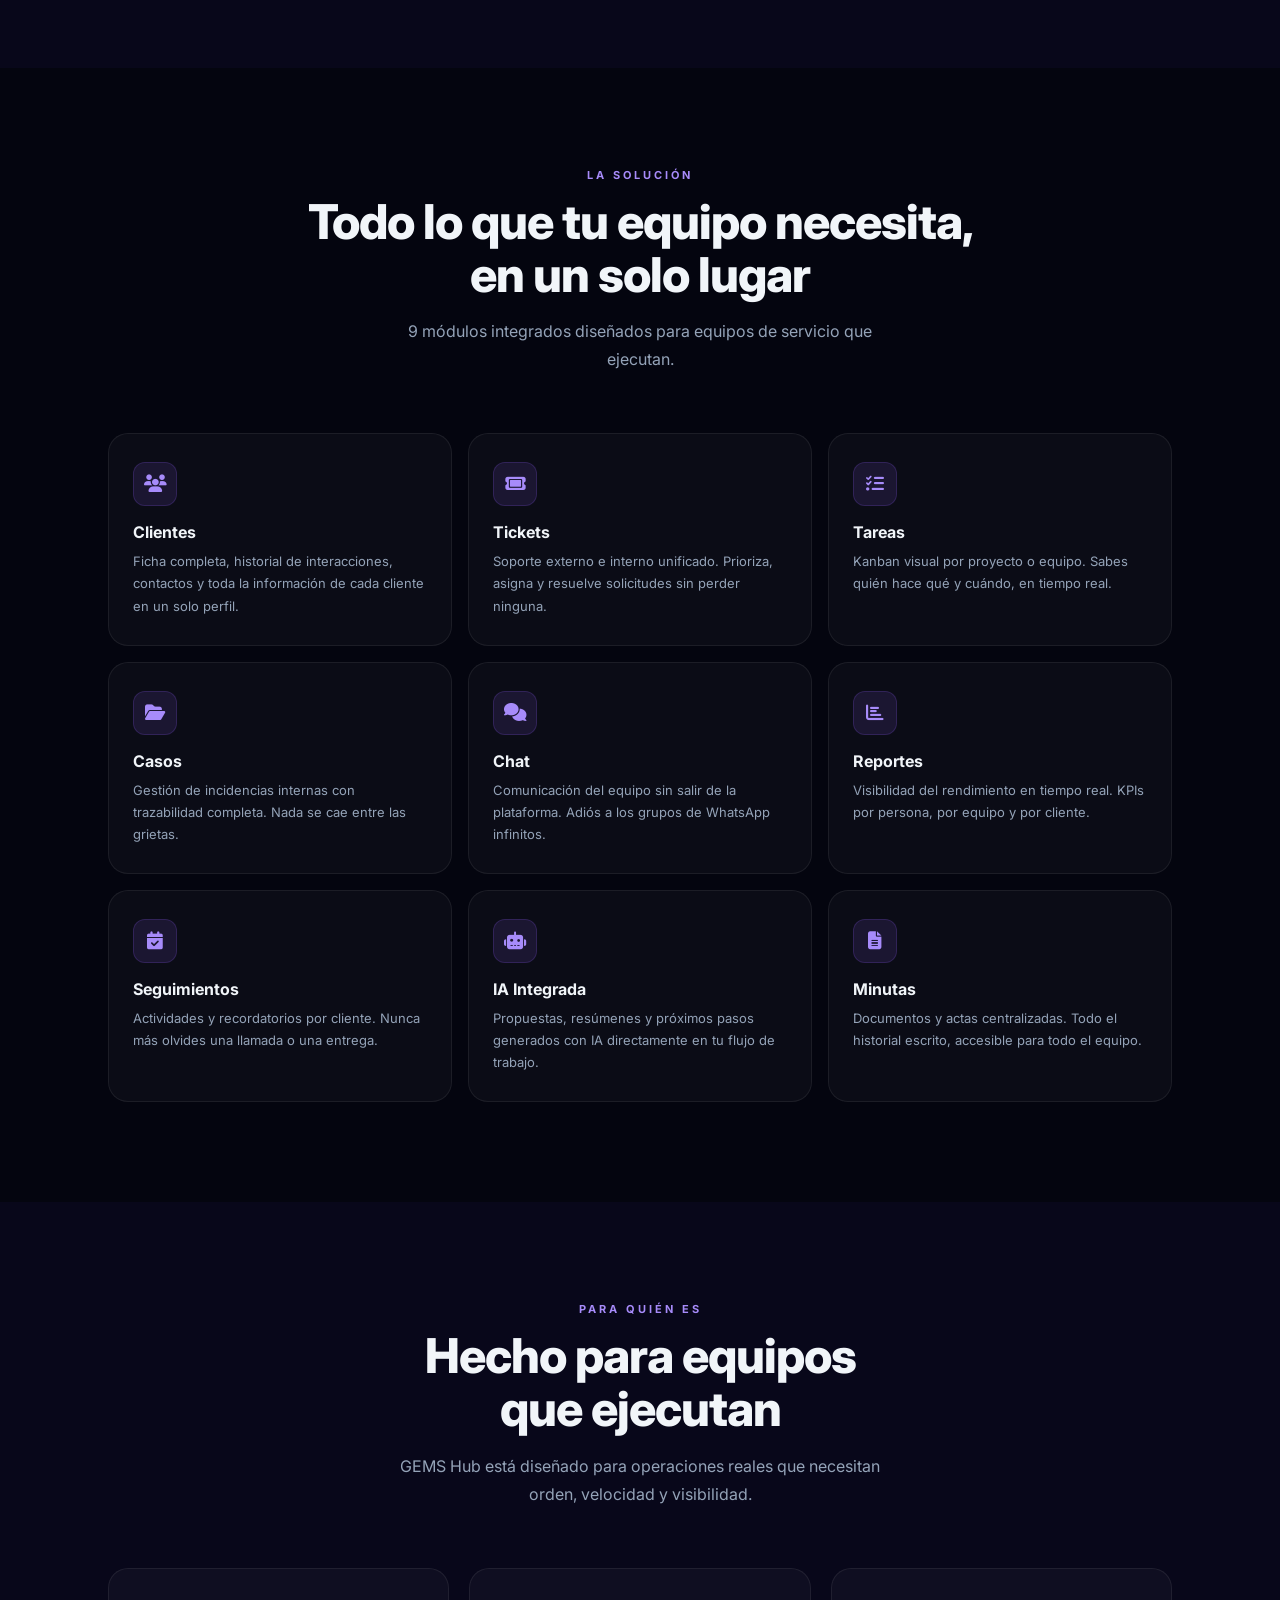
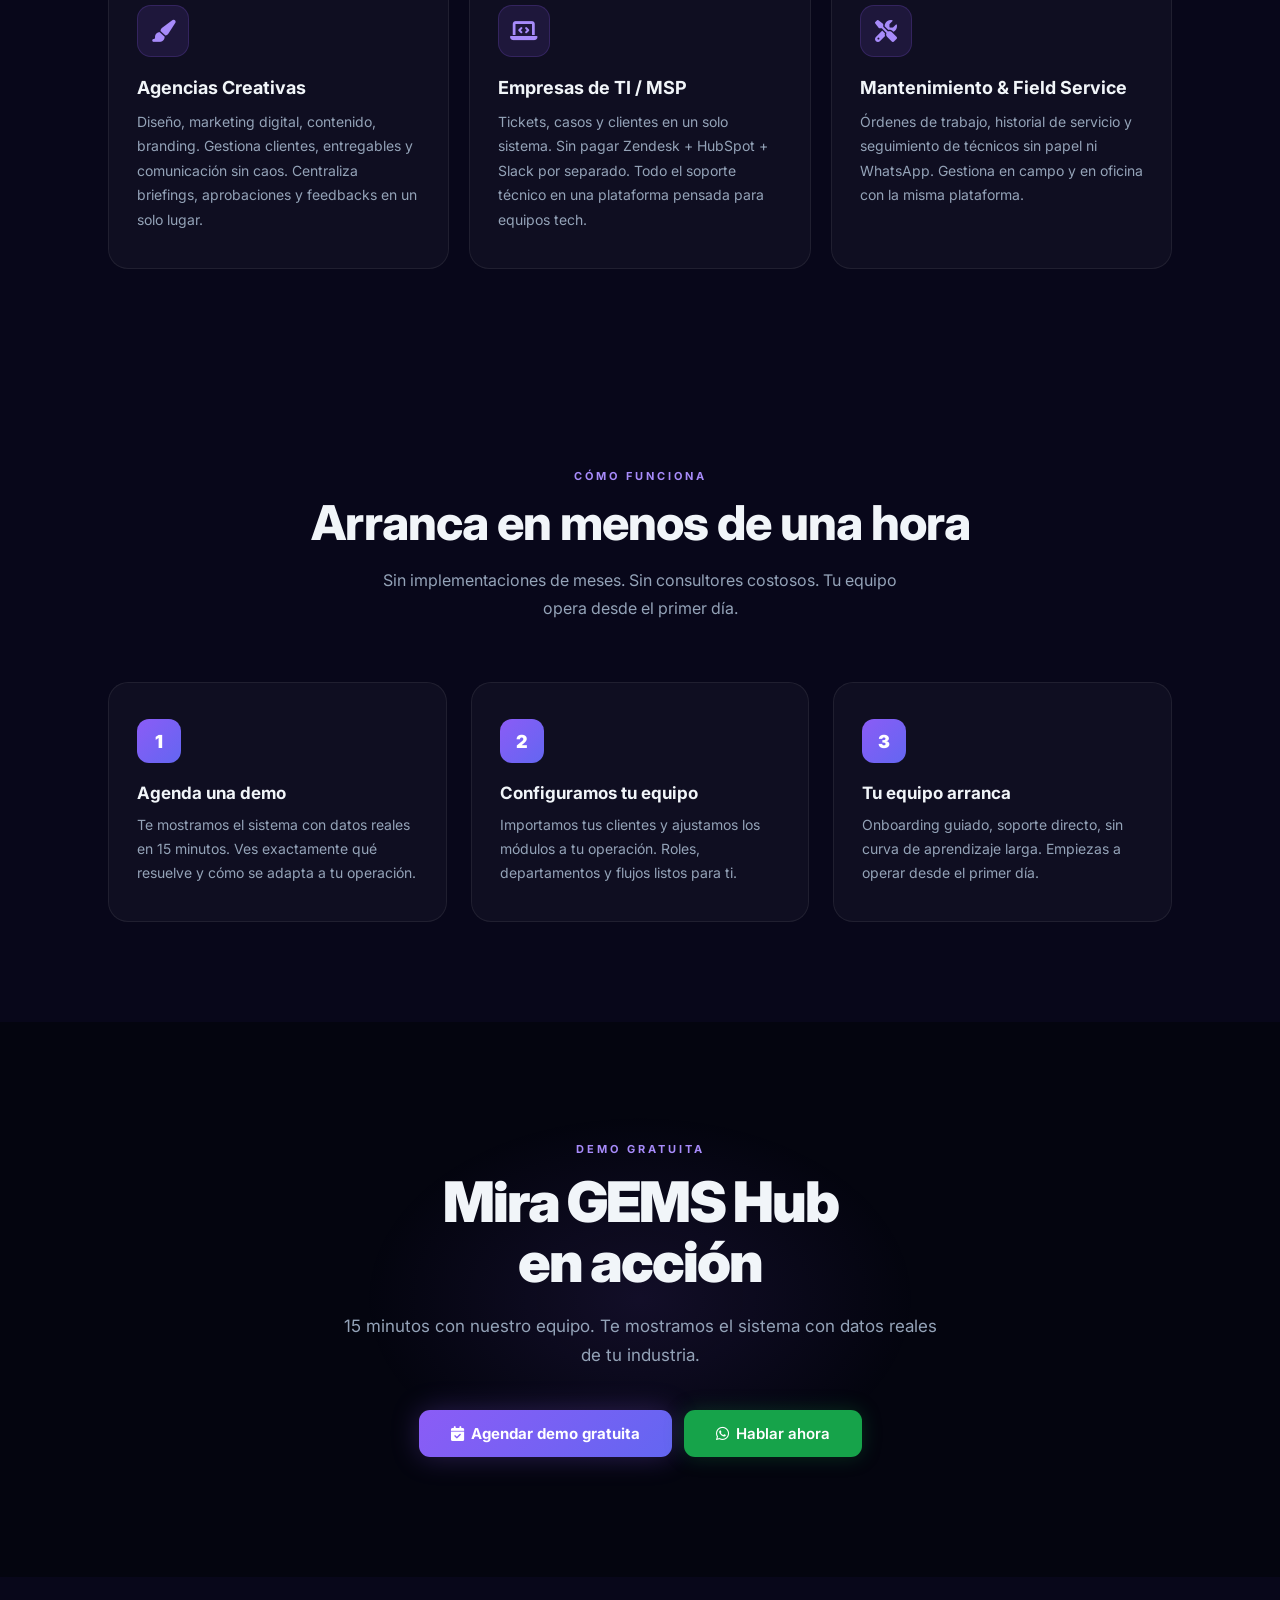
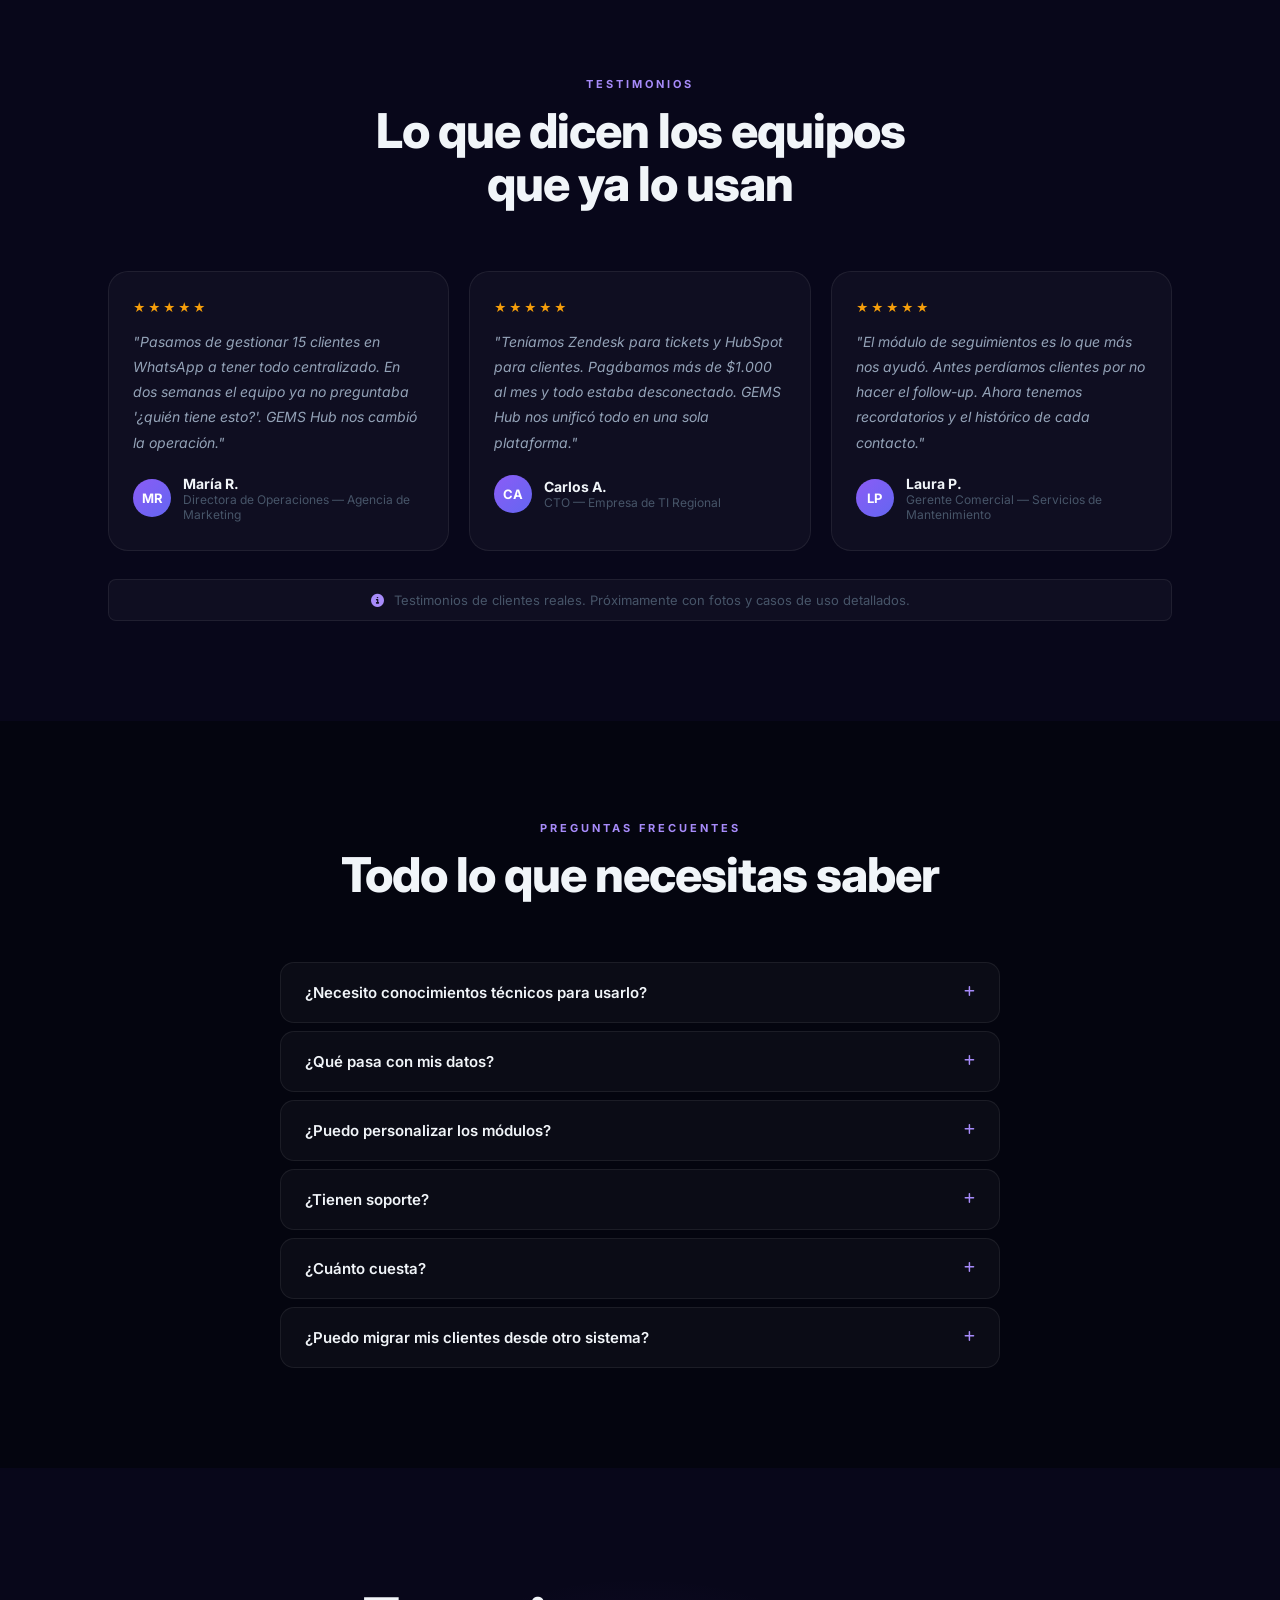
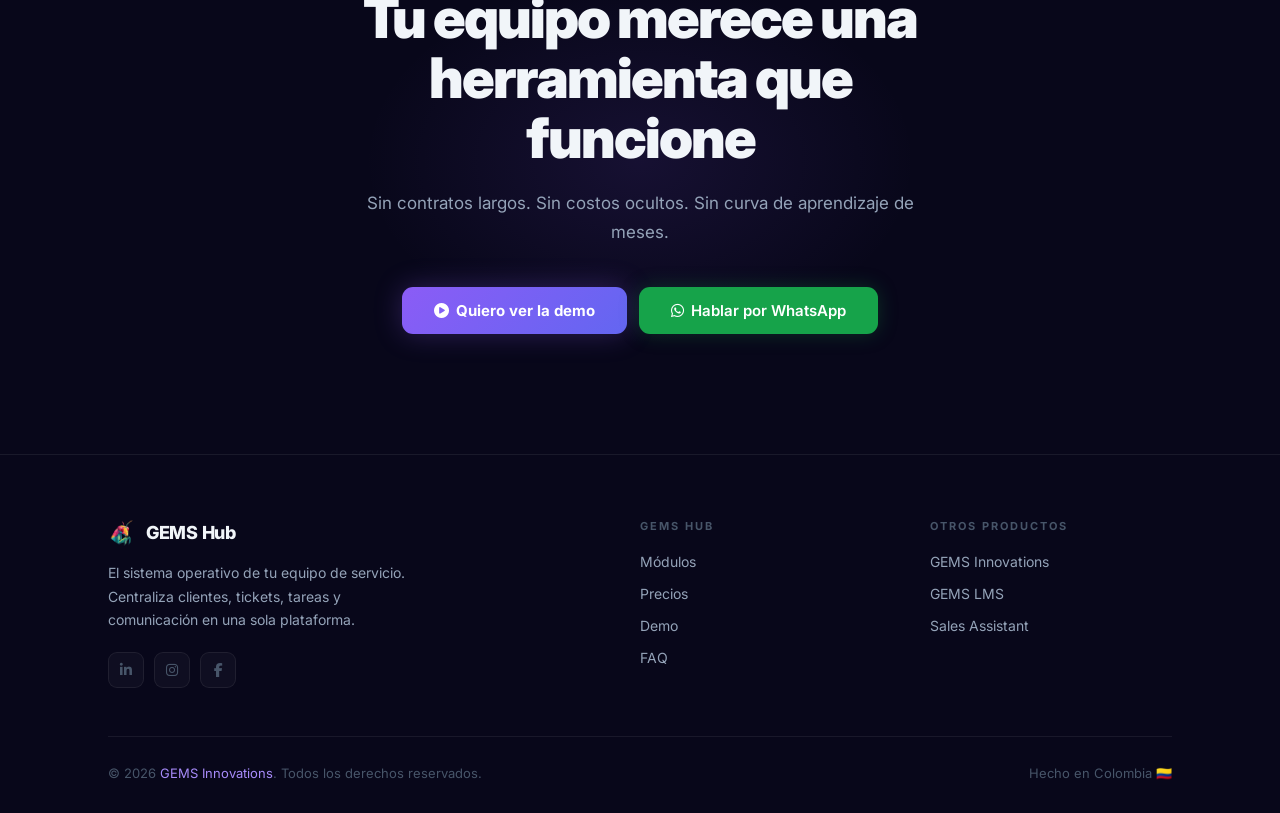
<file: gems-hub.html>
<!DOCTYPE html>
<html lang="es">
<head>
  <meta charset="UTF-8">
  <meta name="viewport" content="width=device-width, initial-scale=1.0">
  <title>GEMS Hub — El sistema operativo de tu equipo de servicio</title>
  <meta name="description" content="GEMS Hub centraliza tus clientes, tareas, tickets y comunicación en una sola plataforma. Sin los precios de HubSpot.">
  <link rel="canonical" href="https://gems-innovations.com/gems-hub.html">
  <link rel="shortcut icon" href="favicon.ico" type="image/x-icon">
  <link rel="preconnect" href="https://fonts.googleapis.com">
  <link rel="preconnect" href="https://fonts.gstatic.com" crossorigin>
  <link href="https://fonts.googleapis.com/css2?family=Inter:wght@300;400;500;600;700;800;900&display=swap" rel="stylesheet">
  <link rel="stylesheet" href="https://cdnjs.cloudflare.com/ajax/libs/font-awesome/6.5.0/css/all.min.css">
  <link rel="stylesheet" href="./assets/css/gems-design-system.css">
  <meta property="og:title" content="GEMS Hub — El sistema operativo de tu equipo de servicio">
  <meta property="og:url" content="https://gems-innovations.com/gems-hub.html">
  <meta property="og:type" content="website">
  <style>
    /* ── HUB-SPECIFIC ───────────────────────────────────────────────────── */
    .hub-hero { min-height: 100vh; padding: 140px 0 80px; position: relative; overflow: hidden; display: flex; align-items: center; }
    .hub-hero-blob-1 { position: absolute; top: -150px; left: -100px; width: 800px; height: 700px; background: radial-gradient(ellipse, rgba(139,92,246,0.1) 0%, transparent 65%); pointer-events: none; }
    .hub-hero-blob-2 { position: absolute; bottom: -100px; right: -50px; width: 500px; height: 500px; background: radial-gradient(ellipse, rgba(99,102,241,0.12) 0%, transparent 65%); pointer-events: none; }
    .hub-hero-grid { position: absolute; inset: 0; background-image: radial-gradient(rgba(255,255,255,0.055) 1px, transparent 1px); background-size: 44px 44px; mask-image: radial-gradient(ellipse 80% 80% at 40% 50%, black 20%, transparent 100%); pointer-events: none; }
    .hub-hero-inner { display: grid; grid-template-columns: 1fr 1fr; gap: 64px; align-items: center; position: relative; z-index: 1; }
    .hub-hero-content .g-eyebrow { margin-bottom: 28px; }
    .hub-hero-title { font-size: clamp(32px, 4.5vw, 60px); font-weight: 900; line-height: 1.08; letter-spacing: -2px; color: var(--text); margin-bottom: 20px; }
    .hub-hero-title .accent { background: linear-gradient(135deg, var(--purple-light), var(--purple), var(--indigo)); -webkit-background-clip: text; -webkit-text-fill-color: transparent; background-clip: text; }
    .hub-hero-sub { font-size: 17px; line-height: 1.75; color: var(--text-2); margin-bottom: 36px; }
    .hub-hero-actions { display: flex; gap: 12px; flex-wrap: wrap; margin-bottom: 28px; }
    .hub-hero-proof { display: flex; flex-direction: column; gap: 8px; }
    .hub-proof-item { display: flex; align-items: center; gap: 8px; font-size: 13px; color: var(--text-3); }
    .hub-proof-item i { color: var(--purple-light); }

    /* Mockup */
    .hub-mockup { background: rgba(8,7,26,0.9); border: 1px solid rgba(139,92,246,0.2); border-radius: 16px; overflow: hidden; box-shadow: 0 32px 80px rgba(0,0,0,0.5), 0 0 0 1px rgba(139,92,246,0.1); }
    .hub-mock-topbar { background: rgba(139,92,246,0.08); border-bottom: 1px solid rgba(139,92,246,0.12); padding: 10px 16px; display: flex; align-items: center; gap: 12px; }
    .hub-mock-dots { display: flex; gap: 6px; }
    .hub-mock-dots span { width: 10px; height: 10px; border-radius: 50%; background: rgba(255,255,255,0.12); }
    .hub-mock-url { font-size: 11px; color: var(--text-3); font-family: 'Inter', monospace; }
    .hub-mock-body { display: flex; }
    .hub-mock-sidebar { width: 130px; padding: 12px 8px; border-right: 1px solid rgba(139,92,246,0.1); background: rgba(139,92,246,0.04); flex-shrink: 0; }
    .hub-nav-item { display: flex; align-items: center; gap: 7px; font-size: 10px; color: var(--text-3); padding: 7px 10px; border-radius: 6px; margin-bottom: 2px; cursor: default; transition: all 0.2s; }
    .hub-nav-item.active, .hub-nav-item:hover { background: rgba(139,92,246,0.15); color: var(--purple-light); }
    .hub-nav-item i { font-size: 10px; width: 12px; }
    .hub-mock-main { flex: 1; padding: 12px; }
    .hub-mock-kpis { display: grid; grid-template-columns: repeat(2, 1fr); gap: 8px; margin-bottom: 12px; }
    .hub-mock-kpi { background: rgba(139,92,246,0.06); border: 1px solid rgba(139,92,246,0.12); border-radius: 8px; padding: 10px; }
    .hub-kpi-label { font-size: 9px; color: var(--text-3); margin-bottom: 4px; }
    .hub-kpi-value { font-size: 20px; font-weight: 800; color: var(--text); letter-spacing: -1px; line-height: 1; margin-bottom: 3px; }
    .hub-kpi-delta { font-size: 9px; color: #10b981; }
    .hub-mock-chart { display: flex; align-items: flex-end; gap: 4px; height: 60px; margin-bottom: 10px; }
    .hub-mock-bar { flex: 1; background: rgba(139,92,246,0.2); border-radius: 3px 3px 0 0; transition: background 0.2s; }
    .hub-mock-bar.active { background: var(--purple); }
    .hub-mock-ticket { display: flex; align-items: center; gap: 6px; padding: 6px 8px; border-radius: 6px; background: rgba(255,255,255,0.03); margin-bottom: 4px; }
    .hub-ticket-badge { font-size: 9px; font-weight: 700; padding: 2px 7px; border-radius: 50px; flex-shrink: 0; }
    .hub-ticket-badge.open { background: rgba(239,68,68,0.15); color: #f87171; }
    .hub-ticket-badge.progress { background: rgba(139,92,246,0.15); color: var(--purple-light); }
    .hub-ticket-badge.done { background: rgba(16,185,129,0.15); color: #10b981; }
    .hub-ticket-title { font-size: 10px; color: var(--text-2); flex: 1; }
    .hub-ticket-time { font-size: 9px; color: var(--text-3); }

    /* Sections */
    .hub-section { padding: 100px 0; }
    .hub-section-alt { background: var(--bg-2); }

    /* Pain grid */
    .hub-pain-grid { display: grid; grid-template-columns: repeat(3, 1fr); gap: 16px; }
    .hub-pain-card { background: var(--surface); border: 1px solid var(--border); border-radius: var(--r-lg); padding: 28px 24px; transition: all 0.3s var(--ease); }
    .hub-pain-card:hover { border-color: var(--border-hover); transform: translateY(-3px); }
    .hub-pain-solution { border-color: rgba(139,92,246,0.25); background: rgba(139,92,246,0.05); }
    .hub-pain-icon { width: 38px; height: 38px; border-radius: 10px; display: flex; align-items: center; justify-content: center; font-size: 16px; margin-bottom: 14px; background: rgba(239,68,68,0.1); border: 1px solid rgba(239,68,68,0.2); color: #f87171; }
    .hub-pain-solution .hub-pain-icon { background: var(--purple-dim); border-color: rgba(139,92,246,0.25); color: var(--purple-light); }
    .hub-pain-text { font-size: 14px; color: var(--text-2); line-height: 1.7; }

    /* Modules */
    .hub-modules-grid { display: grid; grid-template-columns: repeat(3, 1fr); gap: 16px; }
    .hub-module-card { background: var(--surface); border: 1px solid var(--border); border-radius: var(--r-lg); padding: 28px 24px; transition: all 0.3s var(--ease); }
    .hub-module-card:hover { border-color: var(--border-hover); background: rgba(139,92,246,0.04); transform: translateY(-3px); }
    .hub-module-icon { width: 44px; height: 44px; border-radius: 12px; display: flex; align-items: center; justify-content: center; font-size: 18px; margin-bottom: 16px; background: var(--purple-dim); border: 1px solid rgba(139,92,246,0.2); color: var(--purple-light); }
    .hub-module-name { font-size: 16px; font-weight: 700; color: var(--text); margin-bottom: 8px; }
    .hub-module-desc { font-size: 13px; color: var(--text-2); line-height: 1.7; }

    /* For whom */
    .hub-forwhom-grid { display: grid; grid-template-columns: repeat(3, 1fr); gap: 20px; }
    .hub-forwhom-card { background: var(--surface); border: 1px solid var(--border); border-radius: var(--r-lg); padding: 36px 28px; transition: all 0.3s var(--ease); }
    .hub-forwhom-card:hover { border-color: var(--border-hover); transform: translateY(-4px); }
    .hub-forwhom-icon { width: 52px; height: 52px; border-radius: 14px; display: flex; align-items: center; justify-content: center; font-size: 22px; margin-bottom: 20px; background: var(--purple-dim); border: 1px solid rgba(139,92,246,0.2); color: var(--purple-light); }
    .hub-forwhom-title { font-size: 18px; font-weight: 700; color: var(--text); margin-bottom: 12px; }
    .hub-forwhom-desc { font-size: 14px; color: var(--text-2); line-height: 1.75; }

    /* Pricing */
    .hub-pricing-wrap { overflow-x: auto; }
    .hub-pricing-table { width: 100%; border-collapse: collapse; font-size: 14px; }
    .hub-pricing-table th, .hub-pricing-table td { padding: 16px 20px; text-align: center; border: 1px solid var(--border); color: var(--text-2); }
    .hub-pricing-table th { font-size: 13px; font-weight: 700; background: rgba(255,255,255,0.03); }
    .hub-col-gems { background: rgba(139,92,246,0.06) !important; border-color: rgba(139,92,246,0.2) !important; }
    .hub-col-gems th { color: var(--purple-light) !important; }
    .hub-price-highlight { font-size: 18px; font-weight: 900; color: var(--purple-light); }
    .hub-check { color: #10b981; } .hub-cross { color: #f87171; } .hub-warn { color: #f59e0b; }

    /* Steps */
    .hub-steps-grid { display: grid; grid-template-columns: repeat(3, 1fr); gap: 24px; }
    .hub-step-card { background: var(--surface); border: 1px solid var(--border); border-radius: var(--r-lg); padding: 36px 28px; position: relative; transition: all 0.3s; }
    .hub-step-card:hover { border-color: var(--border-hover); transform: translateY(-4px); }
    .hub-step-number { width: 44px; height: 44px; border-radius: 12px; background: linear-gradient(135deg, var(--purple), var(--indigo)); display: flex; align-items: center; justify-content: center; font-size: 18px; font-weight: 900; color: #fff; margin-bottom: 20px; }
    .hub-step-title { font-size: 17px; font-weight: 700; color: var(--text); margin-bottom: 10px; }
    .hub-step-desc { font-size: 14px; color: var(--text-2); line-height: 1.7; }

    /* Testimonials */
    .hub-testimonials-grid { display: grid; grid-template-columns: repeat(3, 1fr); gap: 20px; margin-bottom: 28px; }
    .hub-testimonial-card { background: var(--surface); border: 1px solid var(--border); border-radius: var(--r-lg); padding: 28px 24px; transition: all 0.3s; }
    .hub-testimonial-card:hover { border-color: var(--border-hover); transform: translateY(-3px); }
    .hub-stars { color: #f59e0b; font-size: 12px; margin-bottom: 14px; letter-spacing: 2px; }
    .hub-testimonial-text { font-size: 14px; color: var(--text-2); line-height: 1.8; font-style: italic; margin-bottom: 20px; }
    .hub-testimonial-author { display: flex; align-items: center; gap: 12px; }
    .hub-author-avatar { width: 38px; height: 38px; border-radius: 50%; background: linear-gradient(135deg, var(--purple), var(--indigo)); display: flex; align-items: center; justify-content: center; font-size: 13px; font-weight: 700; color: #fff; flex-shrink: 0; }
    .hub-author-name { font-size: 14px; font-weight: 700; color: var(--text); }
    .hub-author-role { font-size: 12px; color: var(--text-3); }
    .hub-notice { text-align: center; font-size: 13px; color: var(--text-3); padding: 12px; background: var(--surface); border: 1px solid var(--border); border-radius: 8px; }

    /* FAQ */
    .hub-faq-list { max-width: 720px; margin: 0 auto; display: flex; flex-direction: column; gap: 8px; }
    .hub-faq-item { background: var(--surface); border: 1px solid var(--border); border-radius: var(--r); overflow: hidden; transition: border-color 0.2s; }
    .hub-faq-item.open { border-color: rgba(139,92,246,0.3); }
    .hub-faq-question { display: flex; justify-content: space-between; align-items: center; padding: 20px 24px; font-size: 15px; font-weight: 600; color: var(--text); cursor: pointer; gap: 16px; }
    .hub-faq-question i { color: var(--purple-light); font-size: 12px; transition: transform 0.25s; flex-shrink: 0; }
    .hub-faq-item.open .hub-faq-question i { transform: rotate(45deg); }
    .hub-faq-answer { max-height: 0; overflow: hidden; transition: max-height 0.35s ease; }
    .hub-faq-item.open .hub-faq-answer { max-height: 200px; }
    .hub-faq-inner { padding: 0 24px 20px; font-size: 14px; color: var(--text-2); line-height: 1.8; }

    /* WhatsApp float */

    @media (max-width: 1024px) {
      .hub-hero-inner { grid-template-columns: 1fr; }
      .hub-pain-grid, .hub-modules-grid, .hub-forwhom-grid, .hub-steps-grid, .hub-testimonials-grid { grid-template-columns: repeat(2, 1fr); }
    }
    @media (max-width: 640px) {
      .hub-pain-grid, .hub-modules-grid, .hub-forwhom-grid, .hub-steps-grid, .hub-testimonials-grid { grid-template-columns: 1fr; }
    }
  </style>
</head>
<body>

<div class="g-fab-group">
  <a href="https://wa.me/573001382542?text=Hola%2C%20quiero%20saber%20más%20sobre%20GEMS%20Hub" target="_blank" class="g-wa-fab" aria-label="WhatsApp"><i class="fab fa-whatsapp"></i></a>
  <button class="g-scroll-top" id="scrollTop" aria-label="Ir al inicio"><i class="fas fa-arrow-up"></i></button>
</div>

<!-- ── NAVBAR ──────────────────────────────────────────────────────────── -->
<nav class="g-nav" id="nav">
  <div class="container">
    <div class="g-nav__inner">
      <a href="./index.html" class="g-nav__logo">
        <img src="assets/images/icons/gemshub.png" alt="GEMS Hub" class="g-nav__logo-img">
        <span class="g-nav__logo-name">GEMS Innovations</span>
      </a>
      <ul class="g-nav__links">
        <li><a href="./index.html">Inicio</a></li>
        <li><a href="#modulos">Módulos</a></li>
        <li><a href="#precios">Precios</a></li>
        <li><a href="#faq">FAQ</a></li>
      </ul>
      <div class="g-nav__cta">
        <a href="https://hub.gemsinnovations.com/login" class="btn btn-ghost">Iniciar sesión</a>
        <a href="https://hub.gemsinnovations.com/register" class="btn btn-primary">Comenzar gratis</a>
      </div>
      <button class="g-nav__hamburger" id="hamburger" aria-label="Abrir menú">
        <span></span><span></span><span></span>
      </button>
    </div>
  </div>
</nav>
<div class="g-nav__mobile" id="mobileMenu">
  <a href="./index.html">Inicio</a>
  <a href="#modulos">Módulos</a>
  <a href="#faq">FAQ</a>
  <div class="g-nav__mobile-cta">
    <a href="https://hub.gemsinnovations.com/login" class="btn btn-ghost" style="justify-content:center;">Iniciar sesión</a>
    <a href="https://hub.gemsinnovations.com/register" class="btn btn-primary" style="justify-content:center;">Comenzar gratis</a>
  </div>
</div>

<!-- ── HERO ────────────────────────────────────────────────────────────── -->
<section class="hub-hero">
  <div class="hub-hero-blob-1"></div>
  <div class="hub-hero-blob-2"></div>
  <div class="hub-hero-grid"></div>
  <div class="container">
    <div class="hub-hero-inner">
      <div class="hub-hero-content">
        <div class="g-eyebrow">
          <span class="g-eyebrow-dot"></span>
          El sistema operativo de tu equipo
        </div>
        <h1 class="hub-hero-title">
          Deja de gestionar<br>tu equipo desde<br>
          <span class="accent">WhatsApp</span>
        </h1>
        <p class="hub-hero-sub">
          GEMS Hub centraliza tus clientes, tareas, tickets y comunicación en una sola plataforma. Sin los precios de HubSpot.
        </p>
        <div class="hub-hero-actions">
          <a href="https://hub.gemsinnovations.com/register" class="btn btn-primary btn-lg"><i class="fas fa-rocket"></i> Comenzar gratis</a>
          <a href="#demo" class="btn btn-ghost btn-lg" style="border: 1px solid var(--border);"><i class="fas fa-play-circle"></i> Ver demo en vivo</a>
        </div>
        <div class="hub-hero-proof">
          <div class="hub-proof-item"><i class="fas fa-check-circle"></i> Sin contratos largos</div>
          <div class="hub-proof-item"><i class="fas fa-check-circle"></i> En español nativo</div>
          <div class="hub-proof-item"><i class="fas fa-check-circle"></i> Onboarding en menos de 1 hora</div>
        </div>
      </div>

      <!-- Dashboard mockup -->
      <div class="hub-mockup">
        <div class="hub-mock-topbar">
          <div class="hub-mock-dots"><span></span><span></span><span></span></div>
          <div class="hub-mock-url">app.gemshub.com/dashboard</div>
        </div>
        <div class="hub-mock-body">
          <div class="hub-mock-sidebar">
            <div class="hub-nav-item active"><i class="fas fa-chart-bar"></i> Dashboard</div>
            <div class="hub-nav-item"><i class="fas fa-users"></i> Clientes</div>
            <div class="hub-nav-item"><i class="fas fa-ticket-alt"></i> Tickets</div>
            <div class="hub-nav-item"><i class="fas fa-tasks"></i> Tareas</div>
            <div class="hub-nav-item"><i class="fas fa-folder"></i> Casos</div>
            <div class="hub-nav-item"><i class="fas fa-comments"></i> Chat</div>
            <div class="hub-nav-item"><i class="fas fa-chart-pie"></i> Reportes</div>
            <div class="hub-nav-item"><i class="fas fa-calendar-check"></i> Seguimientos</div>
            <div class="hub-nav-item"><i class="fas fa-robot"></i> IA</div>
          </div>
          <div class="hub-mock-main">
            <div class="hub-mock-kpis">
              <div class="hub-mock-kpi"><div class="hub-kpi-label">Tickets Abiertos</div><div class="hub-kpi-value">24</div><div class="hub-kpi-delta">↓ 12% esta semana</div></div>
              <div class="hub-mock-kpi"><div class="hub-kpi-label">Clientes Activos</div><div class="hub-kpi-value">187</div><div class="hub-kpi-delta" style="color:var(--purple-light)">↑ 8 nuevos</div></div>
              <div class="hub-mock-kpi"><div class="hub-kpi-label">Tareas Pendientes</div><div class="hub-kpi-value">41</div><div class="hub-kpi-delta">En progreso: 18</div></div>
              <div class="hub-mock-kpi"><div class="hub-kpi-label">Tiempo Respuesta</div><div class="hub-kpi-value">1.4h</div><div class="hub-kpi-delta">↓ Meta: 2h</div></div>
            </div>
            <div class="hub-mock-chart">
              <div class="hub-mock-bar" style="height:40%"></div>
              <div class="hub-mock-bar" style="height:65%"></div>
              <div class="hub-mock-bar" style="height:50%"></div>
              <div class="hub-mock-bar active" style="height:80%"></div>
              <div class="hub-mock-bar" style="height:60%"></div>
              <div class="hub-mock-bar active" style="height:90%"></div>
              <div class="hub-mock-bar" style="height:100%"></div>
              <div class="hub-mock-bar" style="height:70%"></div>
            </div>
            <div class="hub-mock-ticket"><span class="hub-ticket-badge open">Abierto</span><span class="hub-ticket-title">Error integración pagos — Nexus</span><span class="hub-ticket-time">2h</span></div>
            <div class="hub-mock-ticket"><span class="hub-ticket-badge progress">Progreso</span><span class="hub-ticket-title">Migración ERP — Acme Corp</span><span class="hub-ticket-time">5h</span></div>
            <div class="hub-mock-ticket"><span class="hub-ticket-badge done">Resuelto</span><span class="hub-ticket-title">Config. de roles y permisos</span><span class="hub-ticket-time" style="color:#10b981">1d</span></div>
          </div>
        </div>
      </div>
    </div>
  </div>
</section>

<!-- ── EL PROBLEMA ──────────────────────────────────────────────────────── -->
<section class="hub-section hub-section-alt">
  <div class="container">
    <div class="sh center"><div class="sh-label">El problema</div><h2 class="sh-title">¿Te suena familiar?</h2><p class="sh-sub">Si diriges un equipo de servicio, probablemente ya viviste alguno de estos escenarios.</p></div>
    <div class="hub-pain-grid">
      <div class="hub-pain-card reveal"><div class="hub-pain-icon"><i class="fas fa-triangle-exclamation"></i></div><p class="hub-pain-text">Tus clientes preguntan por WhatsApp y <strong>nadie sabe el estado de nada</strong></p></div>
      <div class="hub-pain-card reveal reveal-d1"><div class="hub-pain-icon"><i class="fas fa-table"></i></div><p class="hub-pain-text">Las tareas viven en un Excel que <strong>"nadie actualiza"</strong></p></div>
      <div class="hub-pain-card reveal reveal-d2"><div class="hub-pain-icon"><i class="fab fa-whatsapp"></i></div><p class="hub-pain-text">Cada proyecto tiene su propio grupo de WhatsApp con <strong>400 mensajes sin leer</strong></p></div>
      <div class="hub-pain-card reveal"><div class="hub-pain-icon"><i class="fas fa-user-minus"></i></div><p class="hub-pain-text">Ya <strong>perdiste un cliente</strong> porque se pasó una entrega</p></div>
      <div class="hub-pain-card reveal reveal-d1"><div class="hub-pain-icon"><i class="fas fa-money-bill-wave"></i></div><p class="hub-pain-text">Pagas <strong>demasiado por un CRM</strong> y usas el 10% de lo que ofrece</p></div>
      <div class="hub-pain-card hub-pain-solution reveal reveal-d2"><div class="hub-pain-icon"><i class="fas fa-bolt"></i></div><p class="hub-pain-text"><strong style="color:var(--purple-light)">GEMS Hub lo resuelve todo</strong> — en una sola plataforma, diseñada para tu equipo de servicio.</p></div>
    </div>
  </div>
</section>

<!-- ── MÓDULOS ──────────────────────────────────────────────────────────── -->
<section class="hub-section" id="modulos">
  <div class="container">
    <div class="sh center"><div class="sh-label">La solución</div><h2 class="sh-title">Todo lo que tu equipo necesita,<br>en un solo lugar</h2><p class="sh-sub">9 módulos integrados diseñados para equipos de servicio que ejecutan.</p></div>
    <div class="hub-modules-grid">
      <div class="hub-module-card reveal"><div class="hub-module-icon"><i class="fas fa-users"></i></div><div class="hub-module-name">Clientes</div><div class="hub-module-desc">Ficha completa, historial de interacciones, contactos y toda la información de cada cliente en un solo perfil.</div></div>
      <div class="hub-module-card reveal reveal-d1"><div class="hub-module-icon"><i class="fas fa-ticket"></i></div><div class="hub-module-name">Tickets</div><div class="hub-module-desc">Soporte externo e interno unificado. Prioriza, asigna y resuelve solicitudes sin perder ninguna.</div></div>
      <div class="hub-module-card reveal reveal-d2"><div class="hub-module-icon"><i class="fas fa-list-check"></i></div><div class="hub-module-name">Tareas</div><div class="hub-module-desc">Kanban visual por proyecto o equipo. Sabes quién hace qué y cuándo, en tiempo real.</div></div>
      <div class="hub-module-card reveal"><div class="hub-module-icon"><i class="fas fa-folder-open"></i></div><div class="hub-module-name">Casos</div><div class="hub-module-desc">Gestión de incidencias internas con trazabilidad completa. Nada se cae entre las grietas.</div></div>
      <div class="hub-module-card reveal reveal-d1"><div class="hub-module-icon"><i class="fas fa-comments"></i></div><div class="hub-module-name">Chat</div><div class="hub-module-desc">Comunicación del equipo sin salir de la plataforma. Adiós a los grupos de WhatsApp infinitos.</div></div>
      <div class="hub-module-card reveal reveal-d2"><div class="hub-module-icon"><i class="fas fa-chart-bar"></i></div><div class="hub-module-name">Reportes</div><div class="hub-module-desc">Visibilidad del rendimiento en tiempo real. KPIs por persona, por equipo y por cliente.</div></div>
      <div class="hub-module-card reveal"><div class="hub-module-icon"><i class="fas fa-calendar-check"></i></div><div class="hub-module-name">Seguimientos</div><div class="hub-module-desc">Actividades y recordatorios por cliente. Nunca más olvides una llamada o una entrega.</div></div>
      <div class="hub-module-card reveal reveal-d1"><div class="hub-module-icon"><i class="fas fa-robot"></i></div><div class="hub-module-name">IA Integrada</div><div class="hub-module-desc">Propuestas, resúmenes y próximos pasos generados con IA directamente en tu flujo de trabajo.</div></div>
      <div class="hub-module-card reveal reveal-d2"><div class="hub-module-icon"><i class="fas fa-file-lines"></i></div><div class="hub-module-name">Minutas</div><div class="hub-module-desc">Documentos y actas centralizadas. Todo el historial escrito, accesible para todo el equipo.</div></div>
    </div>
  </div>
</section>

<!-- ── PARA QUIÉN ────────────────────────────────────────────────────────── -->
<section class="hub-section hub-section-alt">
  <div class="container">
    <div class="sh center"><div class="sh-label">Para quién es</div><h2 class="sh-title">Hecho para equipos<br>que ejecutan</h2><p class="sh-sub">GEMS Hub está diseñado para operaciones reales que necesitan orden, velocidad y visibilidad.</p></div>
    <div class="hub-forwhom-grid">
      <div class="hub-forwhom-card reveal"><div class="hub-forwhom-icon"><i class="fas fa-paint-brush"></i></div><h3 class="hub-forwhom-title">Agencias Creativas</h3><p class="hub-forwhom-desc">Diseño, marketing digital, contenido, branding. Gestiona clientes, entregables y comunicación sin caos. Centraliza briefings, aprobaciones y feedbacks en un solo lugar.</p></div>
      <div class="hub-forwhom-card reveal reveal-d1"><div class="hub-forwhom-icon"><i class="fas fa-laptop-code"></i></div><h3 class="hub-forwhom-title">Empresas de TI / MSP</h3><p class="hub-forwhom-desc">Tickets, casos y clientes en un solo sistema. Sin pagar Zendesk + HubSpot + Slack por separado. Todo el soporte técnico en una plataforma pensada para equipos tech.</p></div>
      <div class="hub-forwhom-card reveal reveal-d2"><div class="hub-forwhom-icon"><i class="fas fa-screwdriver-wrench"></i></div><h3 class="hub-forwhom-title">Mantenimiento &amp; Field Service</h3><p class="hub-forwhom-desc">Órdenes de trabajo, historial de servicio y seguimiento de técnicos sin papel ni WhatsApp. Gestiona en campo y en oficina con la misma plataforma.</p></div>
    </div>
  </div>
</section>


<!-- ── CÓMO FUNCIONA ────────────────────────────────────────────────────── -->
<section class="hub-section hub-section-alt">
  <div class="container">
    <div class="sh center"><div class="sh-label">Cómo funciona</div><h2 class="sh-title">Arranca en menos de una hora</h2><p class="sh-sub">Sin implementaciones de meses. Sin consultores costosos. Tu equipo opera desde el primer día.</p></div>
    <div class="hub-steps-grid">
      <div class="hub-step-card reveal"><div class="hub-step-number">1</div><h3 class="hub-step-title">Agenda una demo</h3><p class="hub-step-desc">Te mostramos el sistema con datos reales en 15 minutos. Ves exactamente qué resuelve y cómo se adapta a tu operación.</p></div>
      <div class="hub-step-card reveal reveal-d1"><div class="hub-step-number">2</div><h3 class="hub-step-title">Configuramos tu equipo</h3><p class="hub-step-desc">Importamos tus clientes y ajustamos los módulos a tu operación. Roles, departamentos y flujos listos para ti.</p></div>
      <div class="hub-step-card reveal reveal-d2"><div class="hub-step-number">3</div><h3 class="hub-step-title">Tu equipo arranca</h3><p class="hub-step-desc">Onboarding guiado, soporte directo, sin curva de aprendizaje larga. Empiezas a operar desde el primer día.</p></div>
    </div>
  </div>
</section>

<!-- ── DEMO ──────────────────────────────────────────────────────────────── -->
<section class="section g-cta" id="demo">
  <div class="g-cta-blob"></div>
  <div class="container">
    <div class="g-cta-inner">
      <div class="sh-label" style="text-align:center;margin-bottom:16px;">Demo gratuita</div>
      <h2 class="g-cta-title">Mira GEMS Hub<br>en acción</h2>
      <p class="g-cta-sub">15 minutos con nuestro equipo. Te mostramos el sistema con datos reales de tu industria.</p>
      <div class="g-cta-actions">
        <a href="https://wa.me/573001382542?text=Hola%2C%20quiero%20agendar%20una%20demo%20de%20GEMS%20Hub" target="_blank" class="btn btn-primary btn-lg"><i class="fas fa-calendar-check"></i> Agendar demo gratuita</a>
        <a href="https://wa.me/573001382542?text=Hola%2C%20quiero%20hablar%20sobre%20GEMS%20Hub" target="_blank" class="btn btn-wa btn-lg"><i class="fab fa-whatsapp"></i> Hablar ahora</a>
      </div>
    </div>
  </div>
</section>

<!-- ── TESTIMONIOS ──────────────────────────────────────────────────────── -->
<section class="hub-section hub-section-alt" id="testimonios">
  <div class="container">
    <div class="sh center"><div class="sh-label">Testimonios</div><h2 class="sh-title">Lo que dicen los equipos<br>que ya lo usan</h2></div>
    <div class="hub-testimonials-grid">
      <div class="hub-testimonial-card reveal">
        <div class="hub-stars">★★★★★</div>
        <p class="hub-testimonial-text">"Pasamos de gestionar 15 clientes en WhatsApp a tener todo centralizado. En dos semanas el equipo ya no preguntaba '¿quién tiene esto?'. GEMS Hub nos cambió la operación."</p>
        <div class="hub-testimonial-author"><div class="hub-author-avatar">MR</div><div><div class="hub-author-name">María R.</div><div class="hub-author-role">Directora de Operaciones — Agencia de Marketing</div></div></div>
      </div>
      <div class="hub-testimonial-card reveal reveal-d1">
        <div class="hub-stars">★★★★★</div>
        <p class="hub-testimonial-text">"Teníamos Zendesk para tickets y HubSpot para clientes. Pagábamos más de $1.000 al mes y todo estaba desconectado. GEMS Hub nos unificó todo en una sola plataforma."</p>
        <div class="hub-testimonial-author"><div class="hub-author-avatar">CA</div><div><div class="hub-author-name">Carlos A.</div><div class="hub-author-role">CTO — Empresa de TI Regional</div></div></div>
      </div>
      <div class="hub-testimonial-card reveal reveal-d2">
        <div class="hub-stars">★★★★★</div>
        <p class="hub-testimonial-text">"El módulo de seguimientos es lo que más nos ayudó. Antes perdíamos clientes por no hacer el follow-up. Ahora tenemos recordatorios y el histórico de cada contacto."</p>
        <div class="hub-testimonial-author"><div class="hub-author-avatar">LP</div><div><div class="hub-author-name">Laura P.</div><div class="hub-author-role">Gerente Comercial — Servicios de Mantenimiento</div></div></div>
      </div>
    </div>
    <div class="hub-notice"><i class="fas fa-info-circle" style="color:var(--purple-light);margin-right:6px;"></i> Testimonios de clientes reales. Próximamente con fotos y casos de uso detallados.</div>
  </div>
</section>

<!-- ── FAQ ──────────────────────────────────────────────────────────────── -->
<section class="hub-section" id="faq">
  <div class="container">
    <div class="sh center"><div class="sh-label">Preguntas frecuentes</div><h2 class="sh-title">Todo lo que necesitas saber</h2></div>
    <div class="hub-faq-list">
      <div class="hub-faq-item"><div class="hub-faq-question" onclick="toggleFaq(this)">¿Necesito conocimientos técnicos para usarlo?<i class="fas fa-plus"></i></div><div class="hub-faq-answer"><div class="hub-faq-inner">No. GEMS Hub está diseñado para equipos no técnicos. La interfaz es intuitiva y el onboarding es guiado paso a paso por nuestro equipo. Si sabes usar WhatsApp, puedes usar GEMS Hub.</div></div></div>
      <div class="hub-faq-item"><div class="hub-faq-question" onclick="toggleFaq(this)">¿Qué pasa con mis datos?<i class="fas fa-plus"></i></div><div class="hub-faq-answer"><div class="hub-faq-inner">Tus datos son tuyos. Los almacenamos en infraestructura segura y nunca los compartimos con terceros. Puedes exportarlos en cualquier momento.</div></div></div>
      <div class="hub-faq-item"><div class="hub-faq-question" onclick="toggleFaq(this)">¿Puedo personalizar los módulos?<i class="fas fa-plus"></i></div><div class="hub-faq-answer"><div class="hub-faq-inner">Sí. Departamentos, roles, flujos de trabajo y campos personalizados son configurables según las necesidades de tu operación. No es una solución genérica.</div></div></div>
      <div class="hub-faq-item"><div class="hub-faq-question" onclick="toggleFaq(this)">¿Tienen soporte?<i class="fas fa-plus"></i></div><div class="hub-faq-answer"><div class="hub-faq-inner">Sí. Soporte directo por WhatsApp con el equipo de GEMS. Sin tickets perdidos, sin respuestas automáticas. Hablas con las personas que construyeron el sistema.</div></div></div>
      <div class="hub-faq-item"><div class="hub-faq-question" onclick="toggleFaq(this)">¿Cuánto cuesta?<i class="fas fa-plus"></i></div><div class="hub-faq-answer"><div class="hub-faq-inner">Agenda una demo y diseñamos un plan según el tamaño de tu equipo. Tenemos planes desde $0 y no hay costos ocultos ni contratos de largo plazo.</div></div></div>
      <div class="hub-faq-item"><div class="hub-faq-question" onclick="toggleFaq(this)">¿Puedo migrar mis clientes desde otro sistema?<i class="fas fa-plus"></i></div><div class="hub-faq-answer"><div class="hub-faq-inner">Sí. Importamos tus datos desde Excel, CSV, HubSpot u otros sistemas durante el proceso de onboarding. Nuestro equipo lo hace por ti.</div></div></div>
    </div>
  </div>
</section>

<!-- ── CTA FINAL ────────────────────────────────────────────────────────── -->
<section class="section section--alt g-cta">
  <div class="g-cta-blob"></div>
  <div class="container">
    <div class="g-cta-inner">
      <h2 class="g-cta-title">Tu equipo merece una<br>herramienta que funcione</h2>
      <p class="g-cta-sub">Sin contratos largos. Sin costos ocultos. Sin curva de aprendizaje de meses.</p>
      <div class="g-cta-actions">
        <a href="https://wa.me/573001382542?text=Hola%2C%20quiero%20agendar%20una%20demo%20de%20GEMS%20Hub" target="_blank" class="btn btn-primary btn-lg"><i class="fas fa-play-circle"></i> Quiero ver la demo</a>
        <a href="https://wa.me/573001382542?text=Hola%2C%20quiero%20hablar%20sobre%20GEMS%20Hub" target="_blank" class="btn btn-wa btn-lg"><i class="fab fa-whatsapp"></i> Hablar por WhatsApp</a>
      </div>
    </div>
  </div>
</section>


<!-- ── FOOTER ────────────────────────────────────────────────────────────── -->
<footer class="g-footer">
  <div class="container">
    <div class="g-footer-grid">
      <div>
        <div class="g-footer-brand-name" style="display:flex;align-items:center;gap:10px;">
          <img src="assets/images/icons/gemshub.png" alt="GEMS Hub" style="width:28px;height:28px;object-fit:contain;mix-blend-mode:screen;">
          GEMS Hub
        </div>
        <p class="g-footer-brand-desc">El sistema operativo de tu equipo de servicio. Centraliza clientes, tickets, tareas y comunicación en una sola plataforma.</p>
        <div class="g-footer-socials">
          <a href="https://www.linkedin.com/company/gems-innovations/" target="_blank" class="g-social-link"><i class="fab fa-linkedin-in"></i></a>
          <a href="https://www.instagram.com/gemsinnovations/" target="_blank" class="g-social-link"><i class="fab fa-instagram"></i></a>
          <a href="https://www.facebook.com/profile.php?id=61566125934892" target="_blank" class="g-social-link"><i class="fab fa-facebook-f"></i></a>
        </div>
      </div>
      <div>
        <div class="g-footer-col-title">GEMS Hub</div>
        <ul class="g-footer-links">
          <li><a href="#modulos">Módulos</a></li>
          <li><a href="#precios">Precios</a></li>
          <li><a href="#demo">Demo</a></li>
          <li><a href="#faq">FAQ</a></li>
        </ul>
      </div>
      <div>
        <div class="g-footer-col-title">Otros productos</div>
        <ul class="g-footer-links">
          <li><a href="./index.html">GEMS Innovations</a></li>
          <li><a href="./gems-lms.html">GEMS LMS</a></li>
          <li><a href="./gems-sales-assistant.html">Sales Assistant</a></li>
        </ul>
      </div>
    </div>
    <div class="g-footer-bottom">
      <p>© 2026 <span>GEMS Innovations</span>. Todos los derechos reservados.</p>
      <p>Hecho en Colombia 🇨🇴</p>
    </div>
  </div>
</footer>

<script>
  const nav = document.getElementById('nav');
  window.addEventListener('scroll', () => {
    nav.classList.toggle('scrolled', window.scrollY > 40);
    document.getElementById('scrollTop').classList.toggle('visible', window.scrollY > 300);
  });
  document.getElementById('scrollTop').addEventListener('click', () => window.scrollTo({top:0,behavior:'smooth'}));

  // Mobile hamburger
  const hamburger = document.getElementById('hamburger');
  const mobileMenu = document.getElementById('mobileMenu');
  hamburger.addEventListener('click', () => {
    hamburger.classList.toggle('open');
    mobileMenu.classList.toggle('open');
  });
  mobileMenu.querySelectorAll('a').forEach(a => a.addEventListener('click', () => {
    hamburger.classList.remove('open');
    mobileMenu.classList.remove('open');
  }));

  function toggleFaq(el) {
    const item = el.parentElement;
    const open = item.classList.contains('open');
    document.querySelectorAll('.hub-faq-item').forEach(i => i.classList.remove('open'));
    if (!open) item.classList.add('open');
  }

  const ro = new IntersectionObserver(entries => {
    entries.forEach(e => { if (e.isIntersecting) { e.target.classList.add('visible'); ro.unobserve(e.target); } });
  }, {threshold: 0.1});
  document.querySelectorAll('.reveal').forEach(el => ro.observe(el));
</script>
<script>
  window.ChatraSetup = {
    colors: {
      buttonText:     '#ffffff',
      buttonBg:       '#8b5cf6',
      clientBubbleBg: '#8b5cf6',
      agentBubbleBg:  '#1e1b4b',
      agentName:      '#a78bfa',
    },
  };
  (function(d,w,c){w.ChatraID='ceRAE47tRGAzSEyRv';var s=d.createElement('script');w[c]=w[c]||function(){(w[c].q=w[c].q||[]).push(arguments)};s.async=true;s.src='https://call.chatra.io/chatra.js';if(d.head)d.head.appendChild(s)})(document,window,'Chatra');
</script>
</body>
</html>
</file>
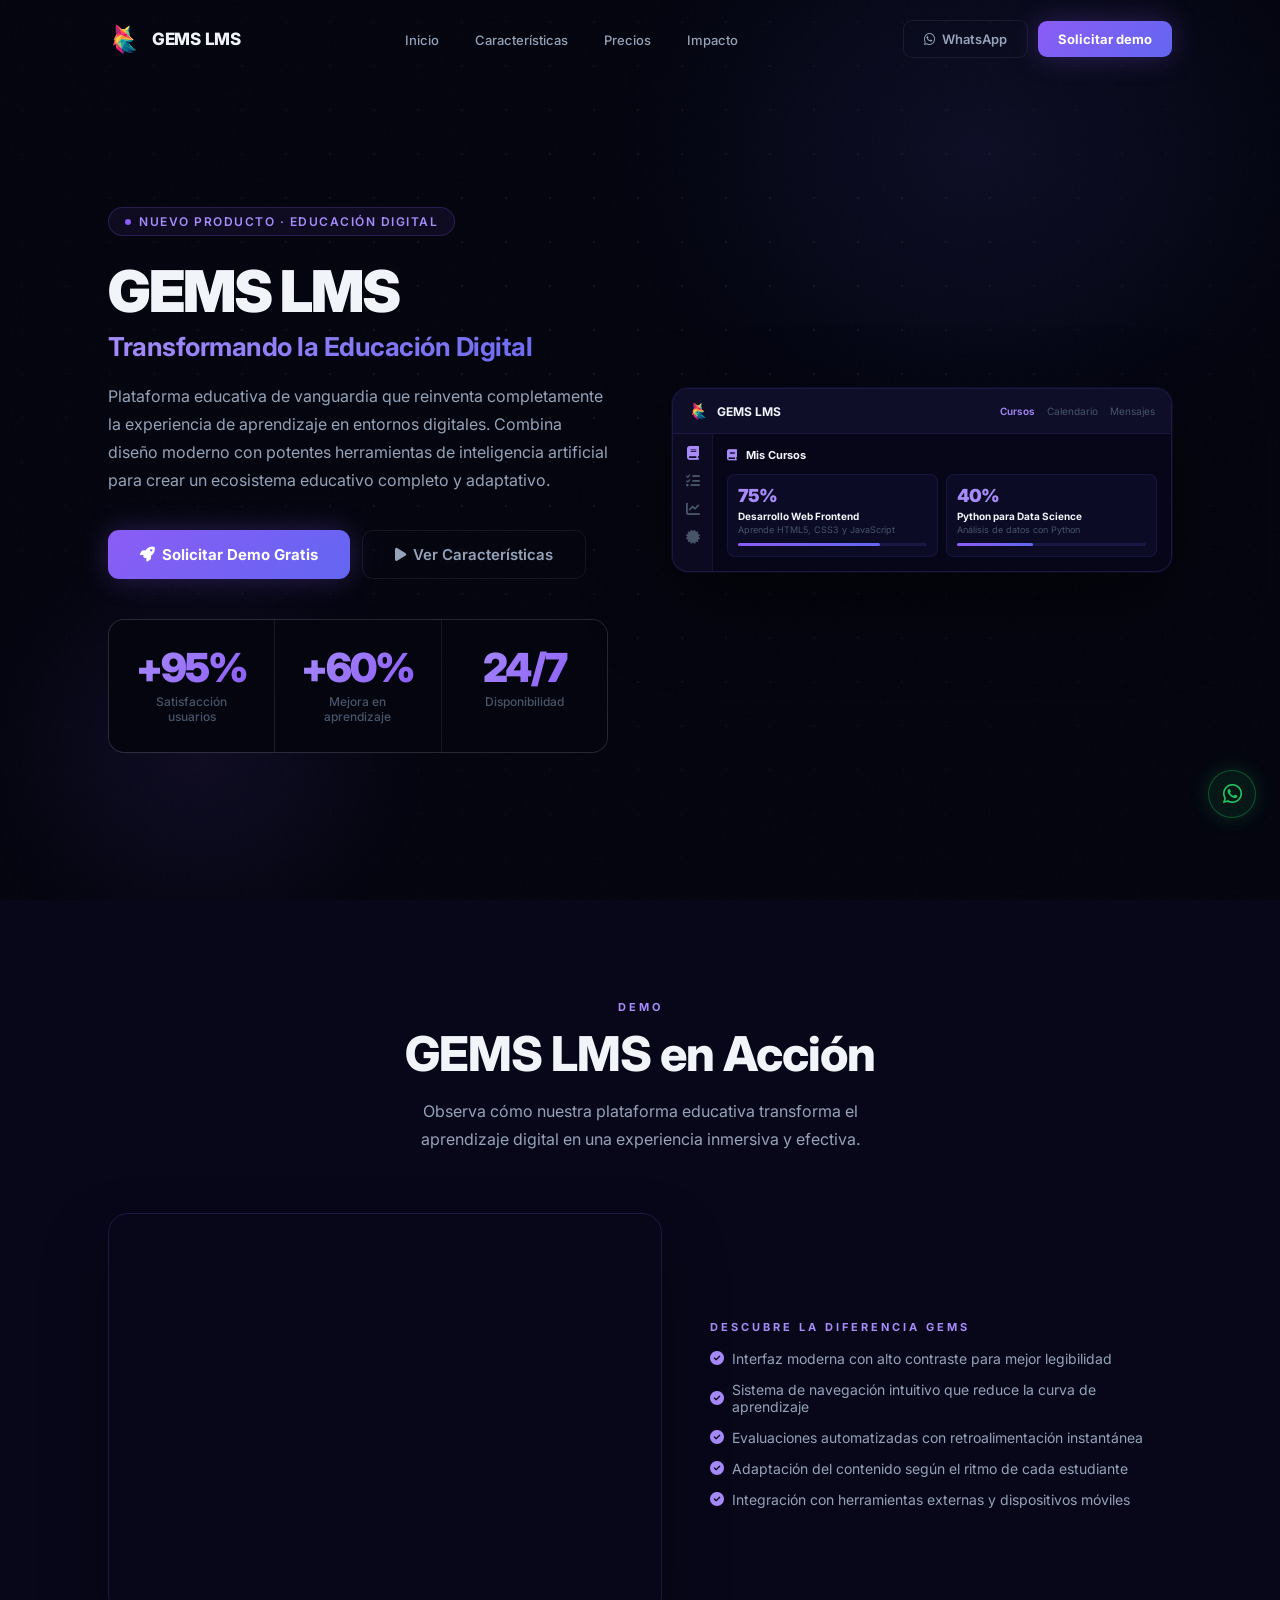
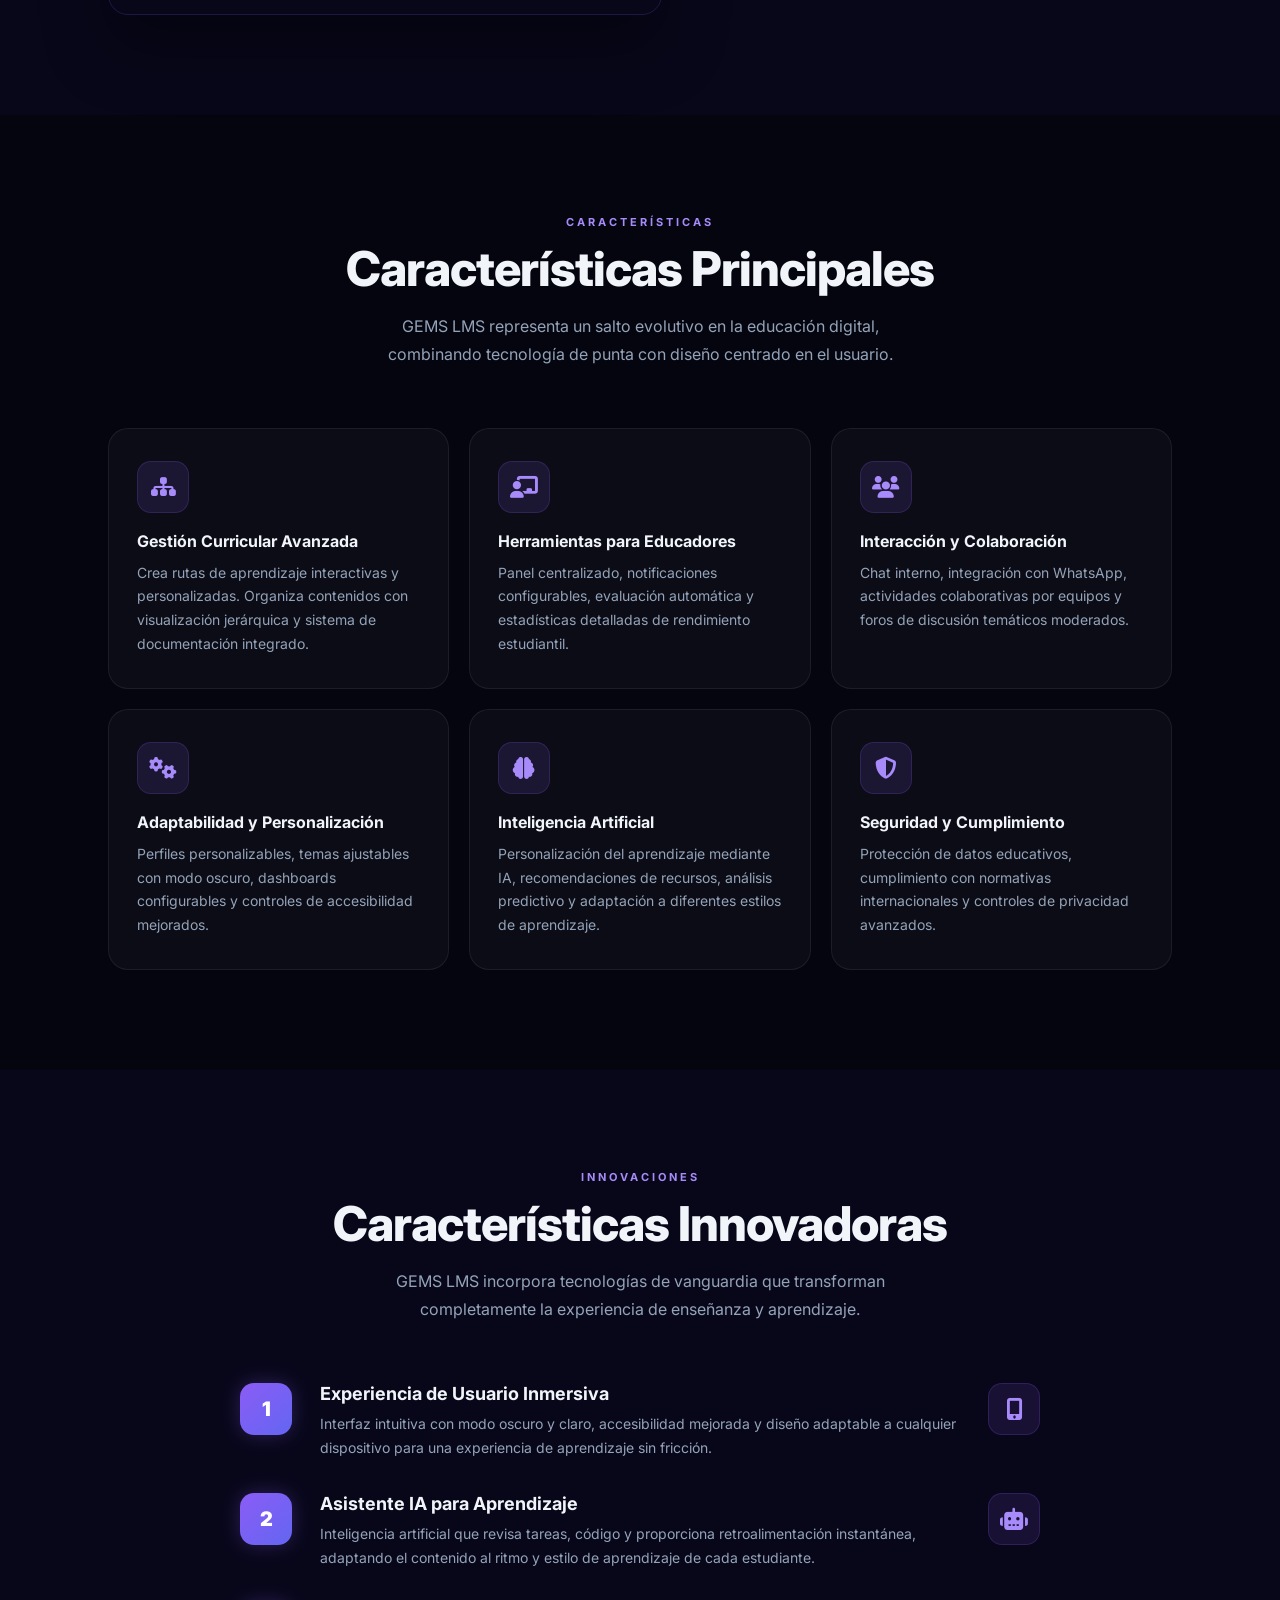
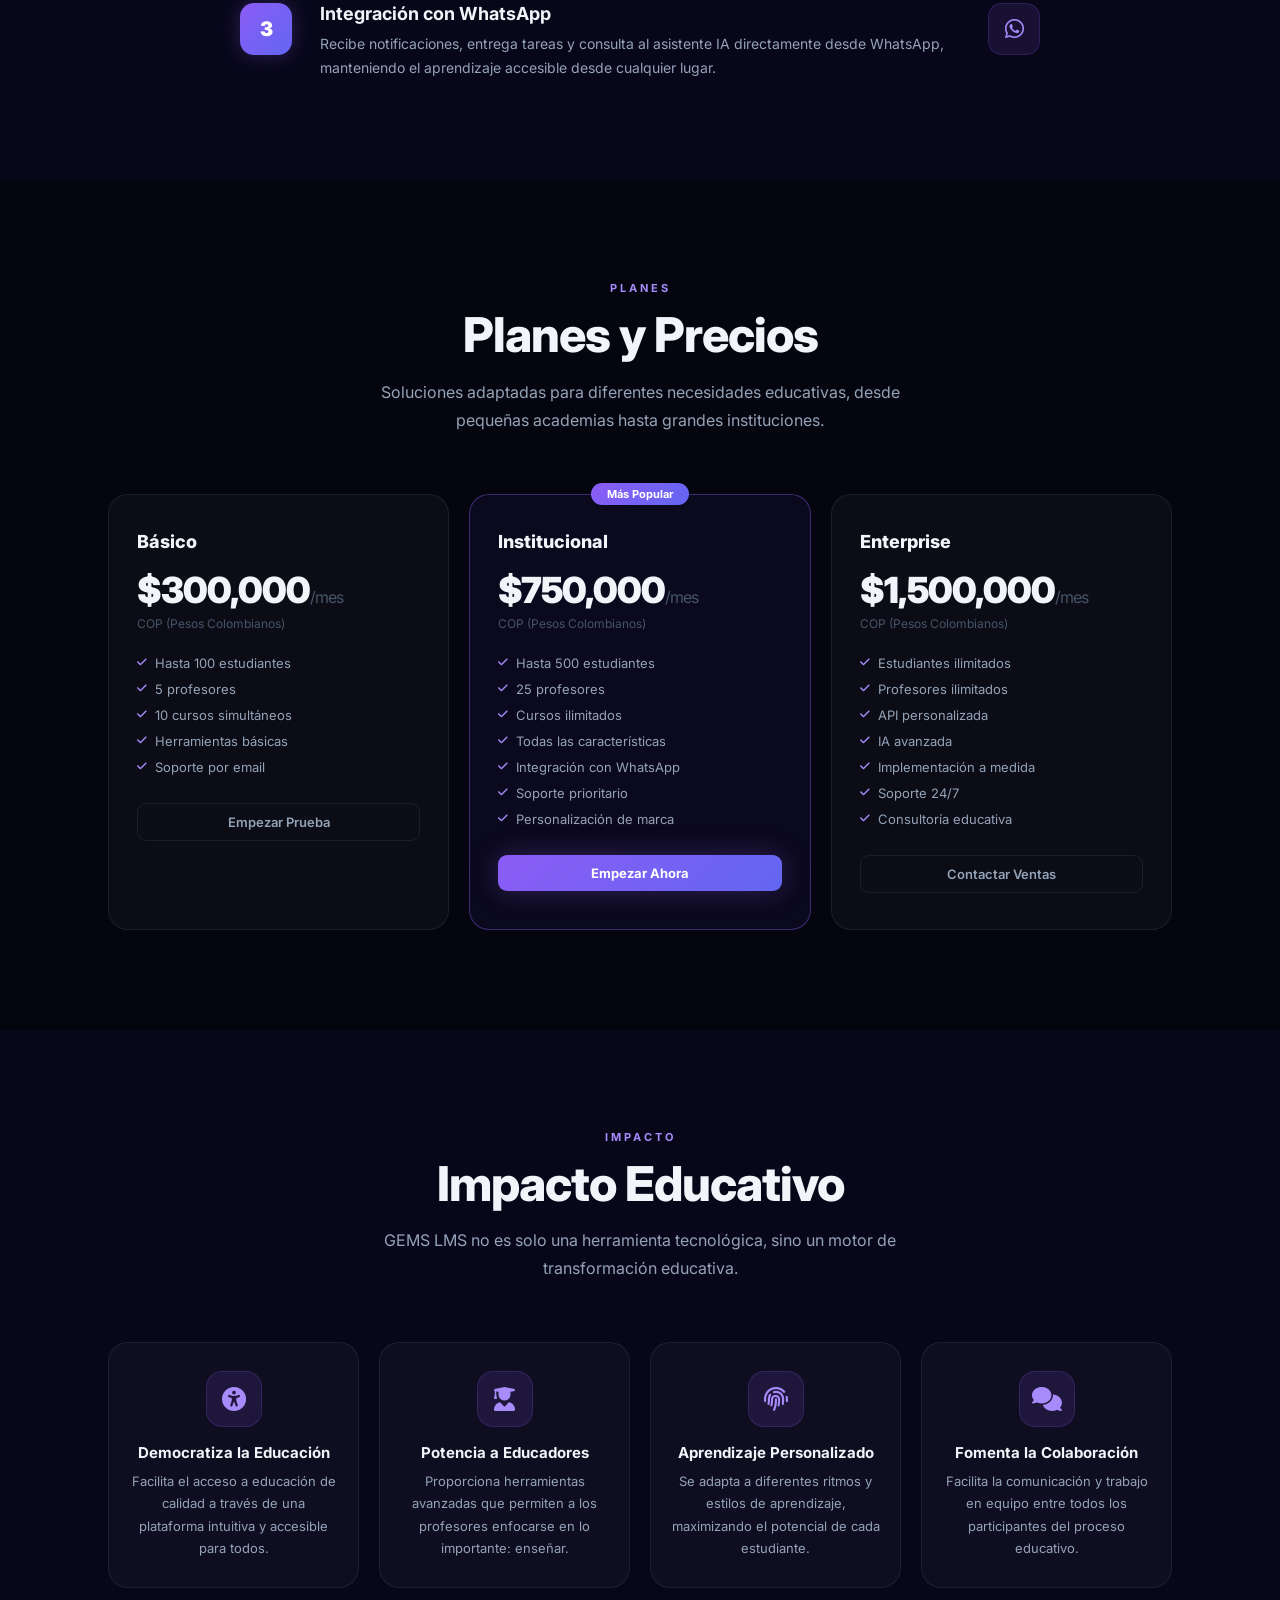
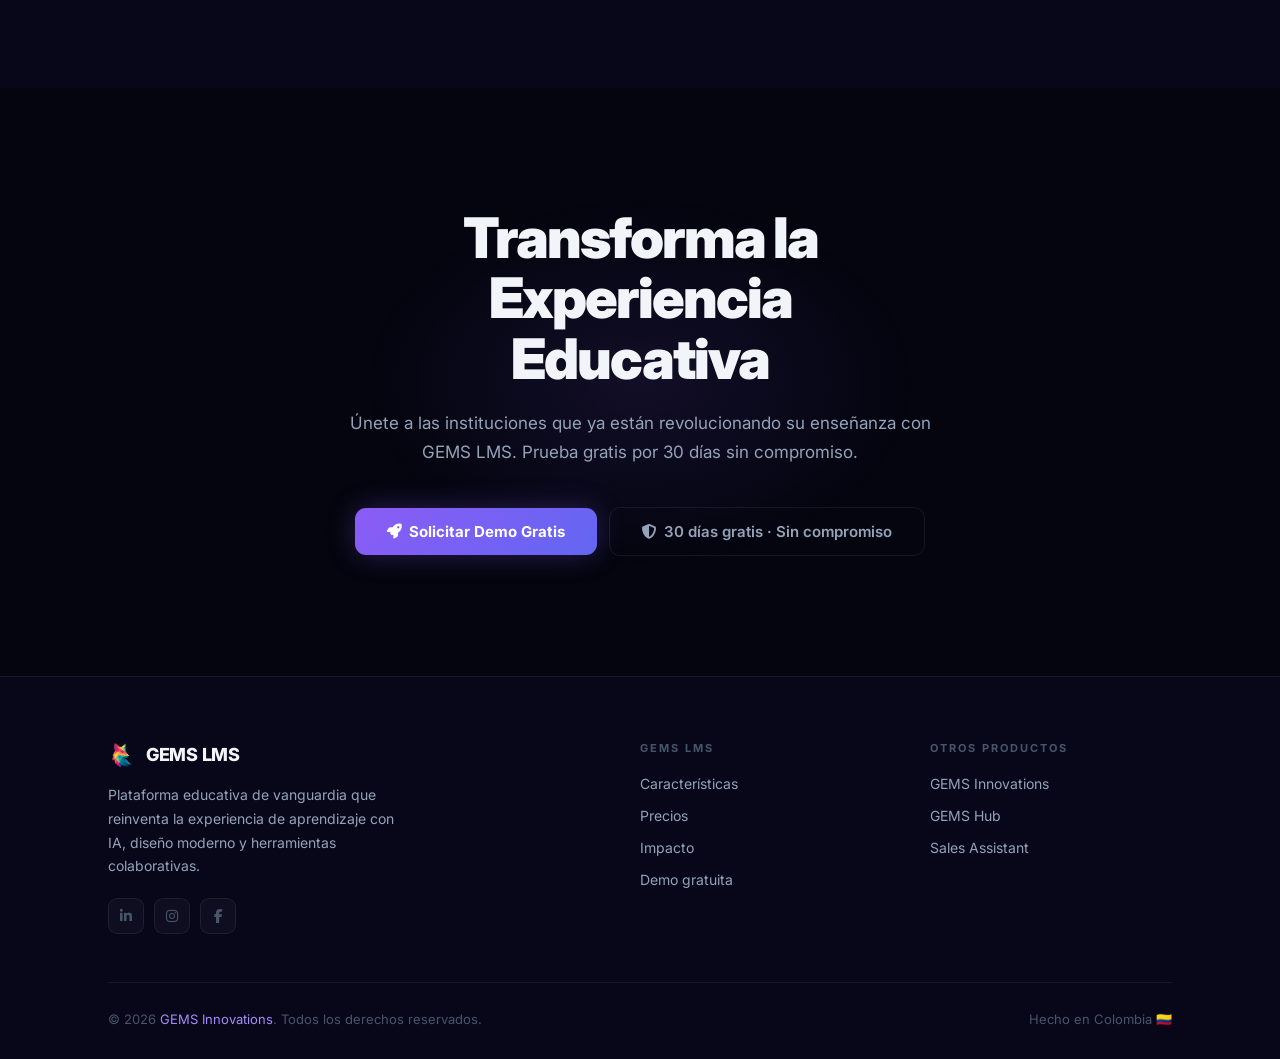
<file: gems-lms.html>
<!DOCTYPE html>
<html lang="es">
<head>
  <meta charset="UTF-8">
  <meta name="viewport" content="width=device-width, initial-scale=1.0">
  <title>GEMS LMS — Transformando la Educación Digital con IA</title>
  <meta name="description" content="Plataforma educativa de vanguardia que reinventa la experiencia de aprendizaje en entornos digitales con inteligencia artificial y diseño moderno.">
  <link rel="canonical" href="https://gems-innovations.com/gems-lms.html">
  <link rel="shortcut icon" href="favicon.ico" type="image/x-icon">
  <link rel="preconnect" href="https://fonts.googleapis.com">
  <link rel="preconnect" href="https://fonts.gstatic.com" crossorigin>
  <link href="https://fonts.googleapis.com/css2?family=Inter:wght@300;400;500;600;700;800;900&display=swap" rel="stylesheet">
  <link rel="stylesheet" href="https://cdnjs.cloudflare.com/ajax/libs/font-awesome/6.5.0/css/all.min.css">
  <link rel="stylesheet" href="./assets/css/gems-design-system.css">
  <meta property="og:title" content="GEMS LMS — Transformando la Educación Digital con IA">
  <meta property="og:url" content="https://gems-innovations.com/gems-lms.html">
  <meta property="og:type" content="website">
  <style>
    /* ── LMS-SPECIFIC ─────────────────────────────────────────────────────── */
    .lms-hero { min-height: 100vh; padding: 140px 0 80px; position: relative; overflow: hidden; display: flex; align-items: center; }
    .lms-hero-blob-1 { position: absolute; top: -200px; right: -100px; width: 800px; height: 700px; background: radial-gradient(ellipse, rgba(99,102,241,0.1) 0%, transparent 65%); pointer-events: none; }
    .lms-hero-blob-2 { position: absolute; bottom: -100px; left: -50px; width: 500px; height: 500px; background: radial-gradient(ellipse, rgba(139,92,246,0.09) 0%, transparent 65%); pointer-events: none; }
    .lms-hero-grid { position: absolute; inset: 0; background-image: radial-gradient(rgba(255,255,255,0.055) 1px, transparent 1px); background-size: 44px 44px; mask-image: radial-gradient(ellipse 80% 80% at 50% 40%, black 20%, transparent 100%); pointer-events: none; }
    .lms-hero-inner { display: grid; grid-template-columns: 1fr 1fr; gap: 64px; align-items: center; position: relative; z-index: 1; }
    .lms-hero-title { font-size: clamp(32px, 4.5vw, 58px); font-weight: 900; line-height: 1.08; letter-spacing: -2px; color: var(--text); margin-bottom: 8px; }
    .lms-hero-subtitle { font-size: clamp(18px, 2.5vw, 26px); font-weight: 700; letter-spacing: -0.5px; margin-bottom: 20px; background: linear-gradient(135deg, var(--purple-light), var(--indigo)); -webkit-background-clip: text; -webkit-text-fill-color: transparent; background-clip: text; }
    .lms-hero-sub { font-size: 16px; line-height: 1.75; color: var(--text-2); margin-bottom: 36px; }
    .lms-hero-actions { display: flex; gap: 12px; flex-wrap: wrap; margin-bottom: 40px; }

    /* LMS Mockup */
    .lms-mockup { background: rgba(8,7,26,0.95); border: 1px solid rgba(99,102,241,0.2); border-radius: 16px; overflow: hidden; box-shadow: 0 32px 80px rgba(0,0,0,0.5), 0 0 0 1px rgba(99,102,241,0.1); }
    .lms-mock-header { background: rgba(99,102,241,0.08); border-bottom: 1px solid rgba(99,102,241,0.12); padding: 12px 16px; display: flex; align-items: center; justify-content: space-between; }
    .lms-mock-logo { display: flex; align-items: center; gap: 8px; font-size: 12px; font-weight: 700; color: var(--text); }
    .lms-mock-logo img { width: 20px; height: 20px; object-fit: contain; }
    .lms-mock-nav { display: flex; gap: 12px; }
    .lms-mock-nav span { font-size: 10px; color: var(--text-3); cursor: default; }
    .lms-mock-nav span.active { color: var(--purple-light); font-weight: 600; }
    .lms-mock-body { display: flex; }
    .lms-mock-sidebar { width: 40px; padding: 12px 8px; border-right: 1px solid rgba(99,102,241,0.1); background: rgba(99,102,241,0.04); display: flex; flex-direction: column; gap: 14px; align-items: center; }
    .lms-mock-sidebar i { font-size: 14px; color: var(--text-3); cursor: default; }
    .lms-mock-sidebar i:first-child { color: var(--purple-light); }
    .lms-mock-main { flex: 1; padding: 14px; }
    .lms-mock-main h3 { font-size: 11px; font-weight: 700; color: var(--text); margin-bottom: 12px; }
    .lms-course-grid { display: grid; grid-template-columns: 1fr 1fr; gap: 8px; }
    .lms-course-card { background: rgba(99,102,241,0.06); border: 1px solid rgba(99,102,241,0.12); border-radius: 8px; padding: 10px; }
    .lms-course-progress { font-size: 18px; font-weight: 900; color: var(--purple-light); letter-spacing: -1px; margin-bottom: 4px; }
    .lms-course-name { font-size: 10px; font-weight: 700; color: var(--text); margin-bottom: 2px; }
    .lms-course-desc { font-size: 9px; color: var(--text-3); }
    .lms-progress-bar { height: 3px; background: rgba(99,102,241,0.15); border-radius: 2px; margin-top: 8px; }
    .lms-progress-fill { height: 100%; background: linear-gradient(90deg, var(--purple), var(--indigo)); border-radius: 2px; }

    /* Sections */
    .lms-section { padding: 100px 0; }
    .lms-section-alt { background: var(--bg-2); }

    /* Features grid */
    .lms-features-grid { display: grid; grid-template-columns: repeat(3, 1fr); gap: 20px; }
    .lms-feature-card { background: var(--surface); border: 1px solid var(--border); border-radius: var(--r-lg); padding: 32px 28px; transition: all 0.3s var(--ease); position: relative; overflow: hidden; }
    .lms-feature-card::before { content: ''; position: absolute; top: 0; left: 0; right: 0; height: 1px; background: linear-gradient(90deg, transparent, var(--purple), transparent); opacity: 0; transition: opacity 0.3s; }
    .lms-feature-card:hover { border-color: var(--border-hover); background: rgba(139,92,246,0.04); transform: translateY(-4px); }
    .lms-feature-card:hover::before { opacity: 1; }
    .lms-feature-icon { width: 52px; height: 52px; border-radius: 14px; background: var(--purple-dim); border: 1px solid rgba(139,92,246,0.2); display: flex; align-items: center; justify-content: center; font-size: 22px; color: var(--purple-light); margin-bottom: 18px; transition: all 0.3s; }
    .lms-feature-card:hover .lms-feature-icon { background: linear-gradient(135deg, var(--purple), var(--indigo)); color: #fff; box-shadow: 0 0 16px var(--purple-glow); }
    .lms-feature-name { font-size: 16px; font-weight: 700; color: var(--text); margin-bottom: 10px; }
    .lms-feature-desc { font-size: 14px; color: var(--text-2); line-height: 1.7; }

    /* Steps */
    .lms-steps { display: flex; flex-direction: column; gap: 32px; max-width: 800px; margin: 0 auto; }
    .lms-step { display: flex; align-items: flex-start; gap: 28px; }
    .lms-step-num { width: 52px; height: 52px; border-radius: 14px; background: linear-gradient(135deg, var(--purple), var(--indigo)); display: flex; align-items: center; justify-content: center; font-size: 20px; font-weight: 900; color: #fff; flex-shrink: 0; box-shadow: 0 0 20px var(--purple-glow); }
    .lms-step-title { font-size: 18px; font-weight: 700; color: var(--text); margin-bottom: 8px; }
    .lms-step-desc { font-size: 14px; color: var(--text-2); line-height: 1.75; }
    .lms-step-icon { width: 52px; height: 52px; border-radius: 14px; background: var(--purple-dim); border: 1px solid rgba(139,92,246,0.2); display: flex; align-items: center; justify-content: center; font-size: 22px; color: var(--purple-light); flex-shrink: 0; margin-left: auto; }

    /* Pricing */
    .lms-pricing-grid { display: grid; grid-template-columns: repeat(3, 1fr); gap: 20px; }
    .lms-pricing-card { background: var(--surface); border: 1px solid var(--border); border-radius: var(--r-lg); padding: 36px 28px; position: relative; transition: all 0.3s; }
    .lms-pricing-card:hover { border-color: var(--border-hover); transform: translateY(-4px); }
    .lms-pricing-card.featured { border-color: rgba(139,92,246,0.4); background: rgba(139,92,246,0.06); }
    .lms-pricing-badge { position: absolute; top: -12px; left: 50%; transform: translateX(-50%); background: linear-gradient(135deg, var(--purple), var(--indigo)); color: #fff; font-size: 11px; font-weight: 700; padding: 4px 16px; border-radius: 50px; white-space: nowrap; }
    .lms-pricing-title { font-size: 18px; font-weight: 800; color: var(--text); margin-bottom: 16px; }
    .lms-pricing-price { font-size: 36px; font-weight: 900; letter-spacing: -1px; color: var(--text); margin-bottom: 4px; }
    .lms-pricing-price span { font-size: 16px; font-weight: 400; color: var(--text-3); }
    .lms-pricing-note { font-size: 12px; color: var(--text-3); margin-bottom: 24px; }
    .lms-pricing-feats { list-style: none; display: flex; flex-direction: column; gap: 10px; margin-bottom: 28px; }
    .lms-pricing-feats li { display: flex; align-items: center; gap: 8px; font-size: 13px; color: var(--text-2); }
    .lms-pricing-feats li i { color: var(--purple-light); font-size: 11px; }

    /* Impact */
    .lms-impact-grid { display: grid; grid-template-columns: repeat(4, 1fr); gap: 20px; }
    .lms-impact-card { background: var(--surface); border: 1px solid var(--border); border-radius: var(--r-lg); padding: 28px 20px; text-align: center; transition: all 0.3s; }
    .lms-impact-card:hover { border-color: var(--border-hover); transform: translateY(-3px); }
    .lms-impact-icon { width: 56px; height: 56px; border-radius: 16px; background: var(--purple-dim); border: 1px solid rgba(139,92,246,0.2); display: flex; align-items: center; justify-content: center; font-size: 24px; color: var(--purple-light); margin: 0 auto 16px; }
    .lms-impact-title { font-size: 15px; font-weight: 700; color: var(--text); margin-bottom: 8px; }
    .lms-impact-desc { font-size: 13px; color: var(--text-2); line-height: 1.7; }

    /* Video embed */
    .lms-video-wrap { position: relative; border-radius: var(--r-lg); overflow: hidden; border: 1px solid rgba(99,102,241,0.2); box-shadow: 0 32px 64px rgba(0,0,0,0.4); }
    .lms-video-wrap iframe { width: 100%; height: 400px; display: block; }

    @media (max-width: 1024px) {
      .lms-hero-inner { grid-template-columns: 1fr; }
      .lms-features-grid { grid-template-columns: repeat(2, 1fr); }
      .lms-pricing-grid { grid-template-columns: repeat(2, 1fr); }
      .lms-impact-grid { grid-template-columns: repeat(2, 1fr); }
    }
    @media (max-width: 640px) {
      .lms-features-grid, .lms-pricing-grid, .lms-impact-grid { grid-template-columns: 1fr; }
      .lms-step { flex-direction: column; }
      .lms-step-icon { display: none; }
    }
  </style>
</head>
<body>

<div class="g-fab-group">
  <a href="https://walink.co/c802b5" target="_blank" class="g-wa-fab" aria-label="WhatsApp"><i class="fab fa-whatsapp"></i></a>
  <button class="g-scroll-top" id="scrollTop" aria-label="Ir al inicio"><i class="fas fa-arrow-up"></i></button>
</div>

<!-- ── NAVBAR ──────────────────────────────────────────────────────────── -->
<nav class="g-nav" id="nav">
  <div class="container">
    <div class="g-nav__inner">
      <a href="./index.html" class="g-nav__logo">
        <img src="assets/images/icons/gemslms.png" alt="GEMS LMS" class="g-nav__logo-img">
        <span class="g-nav__logo-name">GEMS LMS</span>
      </a>
      <ul class="g-nav__links">
        <li><a href="./index.html">Inicio</a></li>
        <li><a href="#features">Características</a></li>
        <li><a href="#precios">Precios</a></li>
        <li><a href="#impacto">Impacto</a></li>
      </ul>
      <div class="g-nav__cta">
        <a href="https://walink.co/c802b5" target="_blank" class="btn btn-ghost"><i class="fab fa-whatsapp"></i> WhatsApp</a>
        <a href="https://walink.co/c802b5" target="_blank" class="btn btn-primary">Solicitar demo</a>
      </div>
      <button class="g-nav__hamburger" id="hamburger" aria-label="Abrir menú">
        <span></span><span></span><span></span>
      </button>
    </div>
  </div>
</nav>
<div class="g-nav__mobile" id="mobileMenu">
  <a href="./index.html">Inicio</a>
  <a href="#features">Características</a>
  <a href="#precios">Precios</a>
  <a href="#impacto">Impacto</a>
  <div class="g-nav__mobile-cta">
    <a href="https://walink.co/c802b5" target="_blank" class="btn btn-primary" style="justify-content:center;"><i class="fab fa-whatsapp"></i> WhatsApp</a>
    <a href="https://walink.co/c802b5" target="_blank" class="btn btn-ghost" style="justify-content:center;">Solicitar demo</a>
  </div>
</div>

<!-- ── HERO ────────────────────────────────────────────────────────────── -->
<section class="lms-hero">
  <div class="lms-hero-blob-1"></div>
  <div class="lms-hero-blob-2"></div>
  <div class="lms-hero-grid"></div>
  <div class="container">
    <div class="lms-hero-inner">
      <div>
        <div class="g-eyebrow" style="margin-bottom:24px;">
          <span class="g-eyebrow-dot"></span>
          Nuevo Producto · Educación Digital
        </div>
        <h1 class="lms-hero-title">GEMS LMS</h1>
        <div class="lms-hero-subtitle">Transformando la Educación Digital</div>
        <p class="lms-hero-sub">Plataforma educativa de vanguardia que reinventa completamente la experiencia de aprendizaje en entornos digitales. Combina diseño moderno con potentes herramientas de inteligencia artificial para crear un ecosistema educativo completo y adaptativo.</p>
        <div class="lms-hero-actions">
          <a href="https://walink.co/c802b5" target="_blank" class="btn btn-primary btn-lg"><i class="fas fa-rocket"></i> Solicitar Demo Gratis</a>
          <a href="#features" class="btn btn-ghost btn-lg"><i class="fas fa-play"></i> Ver Características</a>
        </div>
        <div class="g-stats" style="margin-top:0;max-width:100%;">
          <div class="g-stat"><div class="g-stat-number">+95%</div><div class="g-stat-label">Satisfacción usuarios</div></div>
          <div class="g-stat"><div class="g-stat-number">+60%</div><div class="g-stat-label">Mejora en aprendizaje</div></div>
          <div class="g-stat"><div class="g-stat-number">24/7</div><div class="g-stat-label">Disponibilidad</div></div>
        </div>
      </div>

      <!-- LMS Mockup -->
      <div class="lms-mockup">
        <div class="lms-mock-header">
          <div class="lms-mock-logo"><img src="./assets/images/icons/gemslms.png" alt="GEMS LMS"><span>GEMS LMS</span></div>
          <div class="lms-mock-nav">
            <span class="active">Cursos</span>
            <span>Calendario</span>
            <span>Mensajes</span>
          </div>
        </div>
        <div class="lms-mock-body">
          <div class="lms-mock-sidebar">
            <i class="fas fa-book"></i>
            <i class="fas fa-tasks"></i>
            <i class="fas fa-chart-line"></i>
            <i class="fas fa-certificate"></i>
          </div>
          <div class="lms-mock-main">
            <h3><i class="fas fa-book" style="color:var(--purple-light);margin-right:6px;"></i> Mis Cursos</h3>
            <div class="lms-course-grid">
              <div class="lms-course-card">
                <div class="lms-course-progress">75%</div>
                <div class="lms-course-name">Desarrollo Web Frontend</div>
                <div class="lms-course-desc">Aprende HTML5, CSS3 y JavaScript</div>
                <div class="lms-progress-bar"><div class="lms-progress-fill" style="width:75%"></div></div>
              </div>
              <div class="lms-course-card">
                <div class="lms-course-progress">40%</div>
                <div class="lms-course-name">Python para Data Science</div>
                <div class="lms-course-desc">Análisis de datos con Python</div>
                <div class="lms-progress-bar"><div class="lms-progress-fill" style="width:40%"></div></div>
              </div>
            </div>
          </div>
        </div>
      </div>
    </div>
  </div>
</section>

<!-- ── VIDEO ────────────────────────────────────────────────────────────── -->
<section class="lms-section lms-section-alt">
  <div class="container">
    <div class="sh center">
      <div class="sh-label">Demo</div>
      <h2 class="sh-title">GEMS LMS en Acción</h2>
      <p class="sh-sub">Observa cómo nuestra plataforma educativa transforma el aprendizaje digital en una experiencia inmersiva y efectiva.</p>
    </div>
    <div style="display:grid;grid-template-columns:1.2fr 1fr;gap:48px;align-items:center;" class="reveal">
      <div class="lms-video-wrap">
        <iframe src="https://www.youtube.com/embed/pZcck5DS6HM?autoplay=1&mute=1&controls=0&loop=1&playlist=pZcck5DS6HM" frameborder="0" allowfullscreen></iframe>
      </div>
      <div>
        <div class="sh-label" style="margin-bottom:16px;">Descubre la diferencia GEMS</div>
        <div style="display:flex;flex-direction:column;gap:14px;">
          <div class="g-proof-item" style="font-size:14px;color:var(--text-2);"><i class="fas fa-check-circle" style="color:var(--purple-light);font-size:14px;"></i> Interfaz moderna con alto contraste para mejor legibilidad</div>
          <div class="g-proof-item" style="font-size:14px;color:var(--text-2);"><i class="fas fa-check-circle" style="color:var(--purple-light);font-size:14px;"></i> Sistema de navegación intuitivo que reduce la curva de aprendizaje</div>
          <div class="g-proof-item" style="font-size:14px;color:var(--text-2);"><i class="fas fa-check-circle" style="color:var(--purple-light);font-size:14px;"></i> Evaluaciones automatizadas con retroalimentación instantánea</div>
          <div class="g-proof-item" style="font-size:14px;color:var(--text-2);"><i class="fas fa-check-circle" style="color:var(--purple-light);font-size:14px;"></i> Adaptación del contenido según el ritmo de cada estudiante</div>
          <div class="g-proof-item" style="font-size:14px;color:var(--text-2);"><i class="fas fa-check-circle" style="color:var(--purple-light);font-size:14px;"></i> Integración con herramientas externas y dispositivos móviles</div>
        </div>
      </div>
    </div>
  </div>
</section>

<!-- ── FEATURES ─────────────────────────────────────────────────────────── -->
<section class="lms-section" id="features">
  <div class="container">
    <div class="sh center">
      <div class="sh-label">Características</div>
      <h2 class="sh-title">Características Principales</h2>
      <p class="sh-sub">GEMS LMS representa un salto evolutivo en la educación digital, combinando tecnología de punta con diseño centrado en el usuario.</p>
    </div>
    <div class="lms-features-grid">
      <div class="lms-feature-card reveal">
        <div class="lms-feature-icon"><i class="fas fa-sitemap"></i></div>
        <div class="lms-feature-name">Gestión Curricular Avanzada</div>
        <p class="lms-feature-desc">Crea rutas de aprendizaje interactivas y personalizadas. Organiza contenidos con visualización jerárquica y sistema de documentación integrado.</p>
      </div>
      <div class="lms-feature-card reveal reveal-d1">
        <div class="lms-feature-icon"><i class="fas fa-chalkboard-teacher"></i></div>
        <div class="lms-feature-name">Herramientas para Educadores</div>
        <p class="lms-feature-desc">Panel centralizado, notificaciones configurables, evaluación automática y estadísticas detalladas de rendimiento estudiantil.</p>
      </div>
      <div class="lms-feature-card reveal reveal-d2">
        <div class="lms-feature-icon"><i class="fas fa-users"></i></div>
        <div class="lms-feature-name">Interacción y Colaboración</div>
        <p class="lms-feature-desc">Chat interno, integración con WhatsApp, actividades colaborativas por equipos y foros de discusión temáticos moderados.</p>
      </div>
      <div class="lms-feature-card reveal">
        <div class="lms-feature-icon"><i class="fas fa-cogs"></i></div>
        <div class="lms-feature-name">Adaptabilidad y Personalización</div>
        <p class="lms-feature-desc">Perfiles personalizables, temas ajustables con modo oscuro, dashboards configurables y controles de accesibilidad mejorados.</p>
      </div>
      <div class="lms-feature-card reveal reveal-d1">
        <div class="lms-feature-icon"><i class="fas fa-brain"></i></div>
        <div class="lms-feature-name">Inteligencia Artificial</div>
        <p class="lms-feature-desc">Personalización del aprendizaje mediante IA, recomendaciones de recursos, análisis predictivo y adaptación a diferentes estilos de aprendizaje.</p>
      </div>
      <div class="lms-feature-card reveal reveal-d2">
        <div class="lms-feature-icon"><i class="fas fa-shield-alt"></i></div>
        <div class="lms-feature-name">Seguridad y Cumplimiento</div>
        <p class="lms-feature-desc">Protección de datos educativos, cumplimiento con normativas internacionales y controles de privacidad avanzados.</p>
      </div>
    </div>
  </div>
</section>

<!-- ── INNOVACIONES ──────────────────────────────────────────────────────── -->
<section class="lms-section lms-section-alt">
  <div class="container">
    <div class="sh center">
      <div class="sh-label">Innovaciones</div>
      <h2 class="sh-title">Características Innovadoras</h2>
      <p class="sh-sub">GEMS LMS incorpora tecnologías de vanguardia que transforman completamente la experiencia de enseñanza y aprendizaje.</p>
    </div>
    <div class="lms-steps">
      <div class="lms-step reveal">
        <div class="lms-step-num">1</div>
        <div>
          <div class="lms-step-title">Experiencia de Usuario Inmersiva</div>
          <p class="lms-step-desc">Interfaz intuitiva con modo oscuro y claro, accesibilidad mejorada y diseño adaptable a cualquier dispositivo para una experiencia de aprendizaje sin fricción.</p>
        </div>
        <div class="lms-step-icon"><i class="fas fa-mobile-alt"></i></div>
      </div>
      <div class="lms-step reveal">
        <div class="lms-step-num">2</div>
        <div>
          <div class="lms-step-title">Asistente IA para Aprendizaje</div>
          <p class="lms-step-desc">Inteligencia artificial que revisa tareas, código y proporciona retroalimentación instantánea, adaptando el contenido al ritmo y estilo de aprendizaje de cada estudiante.</p>
        </div>
        <div class="lms-step-icon"><i class="fas fa-robot"></i></div>
      </div>
      <div class="lms-step reveal">
        <div class="lms-step-num">3</div>
        <div>
          <div class="lms-step-title">Integración con WhatsApp</div>
          <p class="lms-step-desc">Recibe notificaciones, entrega tareas y consulta al asistente IA directamente desde WhatsApp, manteniendo el aprendizaje accesible desde cualquier lugar.</p>
        </div>
        <div class="lms-step-icon"><i class="fab fa-whatsapp"></i></div>
      </div>
    </div>
  </div>
</section>

<!-- ── PRECIOS ──────────────────────────────────────────────────────────── -->
<section class="lms-section" id="precios">
  <div class="container">
    <div class="sh center">
      <div class="sh-label">Planes</div>
      <h2 class="sh-title">Planes y Precios</h2>
      <p class="sh-sub">Soluciones adaptadas para diferentes necesidades educativas, desde pequeñas academias hasta grandes instituciones.</p>
    </div>
    <div class="lms-pricing-grid">
      <div class="lms-pricing-card reveal">
        <div class="lms-pricing-title">Básico</div>
        <div class="lms-pricing-price">$300,000<span>/mes</span></div>
        <div class="lms-pricing-note">COP (Pesos Colombianos)</div>
        <ul class="lms-pricing-feats">
          <li><i class="fas fa-check"></i> Hasta 100 estudiantes</li>
          <li><i class="fas fa-check"></i> 5 profesores</li>
          <li><i class="fas fa-check"></i> 10 cursos simultáneos</li>
          <li><i class="fas fa-check"></i> Herramientas básicas</li>
          <li><i class="fas fa-check"></i> Soporte por email</li>
        </ul>
        <a href="https://walink.co/c802b5" target="_blank" class="btn btn-ghost" style="width:100%;justify-content:center;">Empezar Prueba</a>
      </div>
      <div class="lms-pricing-card featured reveal reveal-d1">
        <div class="lms-pricing-badge">Más Popular</div>
        <div class="lms-pricing-title">Institucional</div>
        <div class="lms-pricing-price">$750,000<span>/mes</span></div>
        <div class="lms-pricing-note">COP (Pesos Colombianos)</div>
        <ul class="lms-pricing-feats">
          <li><i class="fas fa-check"></i> Hasta 500 estudiantes</li>
          <li><i class="fas fa-check"></i> 25 profesores</li>
          <li><i class="fas fa-check"></i> Cursos ilimitados</li>
          <li><i class="fas fa-check"></i> Todas las características</li>
          <li><i class="fas fa-check"></i> Integración con WhatsApp</li>
          <li><i class="fas fa-check"></i> Soporte prioritario</li>
          <li><i class="fas fa-check"></i> Personalización de marca</li>
        </ul>
        <a href="https://walink.co/c802b5" target="_blank" class="btn btn-primary" style="width:100%;justify-content:center;">Empezar Ahora</a>
      </div>
      <div class="lms-pricing-card reveal reveal-d2">
        <div class="lms-pricing-title">Enterprise</div>
        <div class="lms-pricing-price">$1,500,000<span>/mes</span></div>
        <div class="lms-pricing-note">COP (Pesos Colombianos)</div>
        <ul class="lms-pricing-feats">
          <li><i class="fas fa-check"></i> Estudiantes ilimitados</li>
          <li><i class="fas fa-check"></i> Profesores ilimitados</li>
          <li><i class="fas fa-check"></i> API personalizada</li>
          <li><i class="fas fa-check"></i> IA avanzada</li>
          <li><i class="fas fa-check"></i> Implementación a medida</li>
          <li><i class="fas fa-check"></i> Soporte 24/7</li>
          <li><i class="fas fa-check"></i> Consultoría educativa</li>
        </ul>
        <a href="https://walink.co/c802b5" target="_blank" class="btn btn-ghost" style="width:100%;justify-content:center;">Contactar Ventas</a>
      </div>
    </div>
  </div>
</section>

<!-- ── IMPACTO ──────────────────────────────────────────────────────────── -->
<section class="lms-section lms-section-alt" id="impacto">
  <div class="container">
    <div class="sh center">
      <div class="sh-label">Impacto</div>
      <h2 class="sh-title">Impacto Educativo</h2>
      <p class="sh-sub">GEMS LMS no es solo una herramienta tecnológica, sino un motor de transformación educativa.</p>
    </div>
    <div class="lms-impact-grid">
      <div class="lms-impact-card reveal"><div class="lms-impact-icon"><i class="fas fa-universal-access"></i></div><div class="lms-impact-title">Democratiza la Educación</div><p class="lms-impact-desc">Facilita el acceso a educación de calidad a través de una plataforma intuitiva y accesible para todos.</p></div>
      <div class="lms-impact-card reveal reveal-d1"><div class="lms-impact-icon"><i class="fas fa-user-graduate"></i></div><div class="lms-impact-title">Potencia a Educadores</div><p class="lms-impact-desc">Proporciona herramientas avanzadas que permiten a los profesores enfocarse en lo importante: enseñar.</p></div>
      <div class="lms-impact-card reveal reveal-d2"><div class="lms-impact-icon"><i class="fas fa-fingerprint"></i></div><div class="lms-impact-title">Aprendizaje Personalizado</div><p class="lms-impact-desc">Se adapta a diferentes ritmos y estilos de aprendizaje, maximizando el potencial de cada estudiante.</p></div>
      <div class="lms-impact-card reveal reveal-d3"><div class="lms-impact-icon"><i class="fas fa-comments"></i></div><div class="lms-impact-title">Fomenta la Colaboración</div><p class="lms-impact-desc">Facilita la comunicación y trabajo en equipo entre todos los participantes del proceso educativo.</p></div>
    </div>
  </div>
</section>

<!-- ── CTA ──────────────────────────────────────────────────────────────── -->
<section class="section g-cta">
  <div class="g-cta-blob"></div>
  <div class="container">
    <div class="g-cta-inner">
      <h2 class="g-cta-title">Transforma la Experiencia<br>Educativa</h2>
      <p class="g-cta-sub">Únete a las instituciones que ya están revolucionando su enseñanza con GEMS LMS. Prueba gratis por 30 días sin compromiso.</p>
      <div class="g-cta-actions">
        <a href="https://walink.co/c802b5" target="_blank" class="btn btn-primary btn-lg"><i class="fas fa-rocket"></i> Solicitar Demo Gratis</a>
        <a href="https://walink.co/c802b5" target="_blank" class="btn btn-ghost btn-lg"><i class="fas fa-shield-alt"></i> 30 días gratis · Sin compromiso</a>
      </div>
    </div>
  </div>
</section>

<!-- ── FOOTER ────────────────────────────────────────────────────────────── -->
<footer class="g-footer">
  <div class="container">
    <div class="g-footer-grid">
      <div>
        <div class="g-footer-brand-name" style="display:flex;align-items:center;gap:10px;">
          <img src="assets/images/icons/gemslms.png" alt="GEMS LMS" style="width:28px;height:28px;object-fit:contain;mix-blend-mode:screen;">
          GEMS LMS
        </div>
        <p class="g-footer-brand-desc">Plataforma educativa de vanguardia que reinventa la experiencia de aprendizaje con IA, diseño moderno y herramientas colaborativas.</p>
        <div class="g-footer-socials">
          <a href="https://www.linkedin.com/company/gems-innovations/" target="_blank" class="g-social-link"><i class="fab fa-linkedin-in"></i></a>
          <a href="https://www.instagram.com/gemsinnovations/" target="_blank" class="g-social-link"><i class="fab fa-instagram"></i></a>
          <a href="https://www.facebook.com/profile.php?id=61566125934892" target="_blank" class="g-social-link"><i class="fab fa-facebook-f"></i></a>
        </div>
      </div>
      <div>
        <div class="g-footer-col-title">GEMS LMS</div>
        <ul class="g-footer-links">
          <li><a href="#features">Características</a></li>
          <li><a href="#precios">Precios</a></li>
          <li><a href="#impacto">Impacto</a></li>
          <li><a href="https://walink.co/c802b5" target="_blank">Demo gratuita</a></li>
        </ul>
      </div>
      <div>
        <div class="g-footer-col-title">Otros productos</div>
        <ul class="g-footer-links">
          <li><a href="./index.html">GEMS Innovations</a></li>
          <li><a href="./gems-hub.html">GEMS Hub</a></li>
          <li><a href="./gems-sales-assistant.html">Sales Assistant</a></li>
        </ul>
      </div>
    </div>
    <div class="g-footer-bottom">
      <p>© 2026 <span>GEMS Innovations</span>. Todos los derechos reservados.</p>
      <p>Hecho en Colombia 🇨🇴</p>
    </div>
  </div>
</footer>

<script>
  const nav = document.getElementById('nav');
  window.addEventListener('scroll', () => {
    nav.classList.toggle('scrolled', window.scrollY > 40);
    document.getElementById('scrollTop').classList.toggle('visible', window.scrollY > 300);
  });
  document.getElementById('scrollTop').addEventListener('click', () => window.scrollTo({top:0,behavior:'smooth'}));

  // Mobile hamburger
  const hamburger = document.getElementById('hamburger');
  const mobileMenu = document.getElementById('mobileMenu');
  hamburger.addEventListener('click', () => {
    hamburger.classList.toggle('open');
    mobileMenu.classList.toggle('open');
  });
  mobileMenu.querySelectorAll('a').forEach(a => a.addEventListener('click', () => {
    hamburger.classList.remove('open');
    mobileMenu.classList.remove('open');
  }));

  const ro = new IntersectionObserver(entries => {
    entries.forEach(e => { if (e.isIntersecting) { e.target.classList.add('visible'); ro.unobserve(e.target); } });
  }, {threshold: 0.1});
  document.querySelectorAll('.reveal').forEach(el => ro.observe(el));
</script>
<script>
  window.ChatraSetup = {
    colors: {
      buttonText:     '#ffffff',
      buttonBg:       '#8b5cf6',
      clientBubbleBg: '#8b5cf6',
      agentBubbleBg:  '#1e1b4b',
      agentName:      '#a78bfa',
    },
  };
  (function(d,w,c){w.ChatraID='ceRAE47tRGAzSEyRv';var s=d.createElement('script');w[c]=w[c]||function(){(w[c].q=w[c].q||[]).push(arguments)};s.async=true;s.src='https://call.chatra.io/chatra.js';if(d.head)d.head.appendChild(s)})(document,window,'Chatra');
</script>
</body>
</html>
</file>
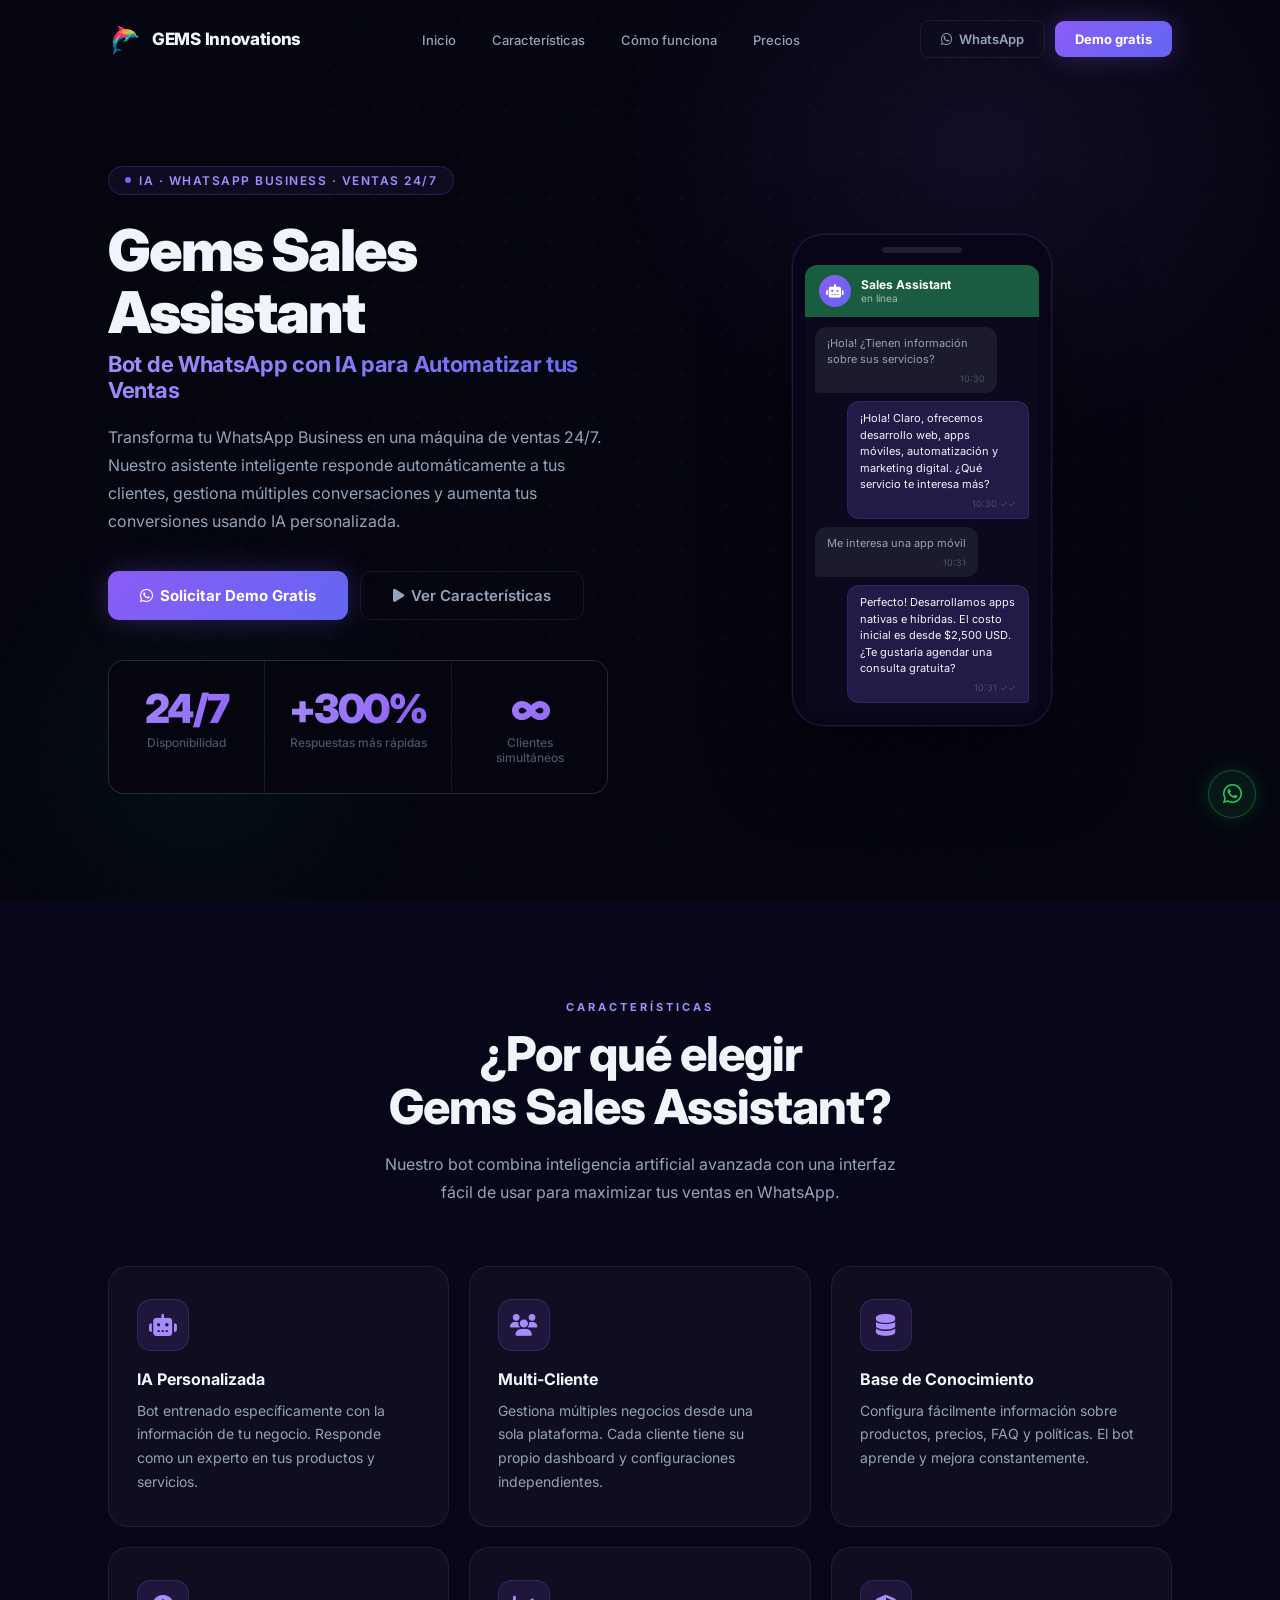
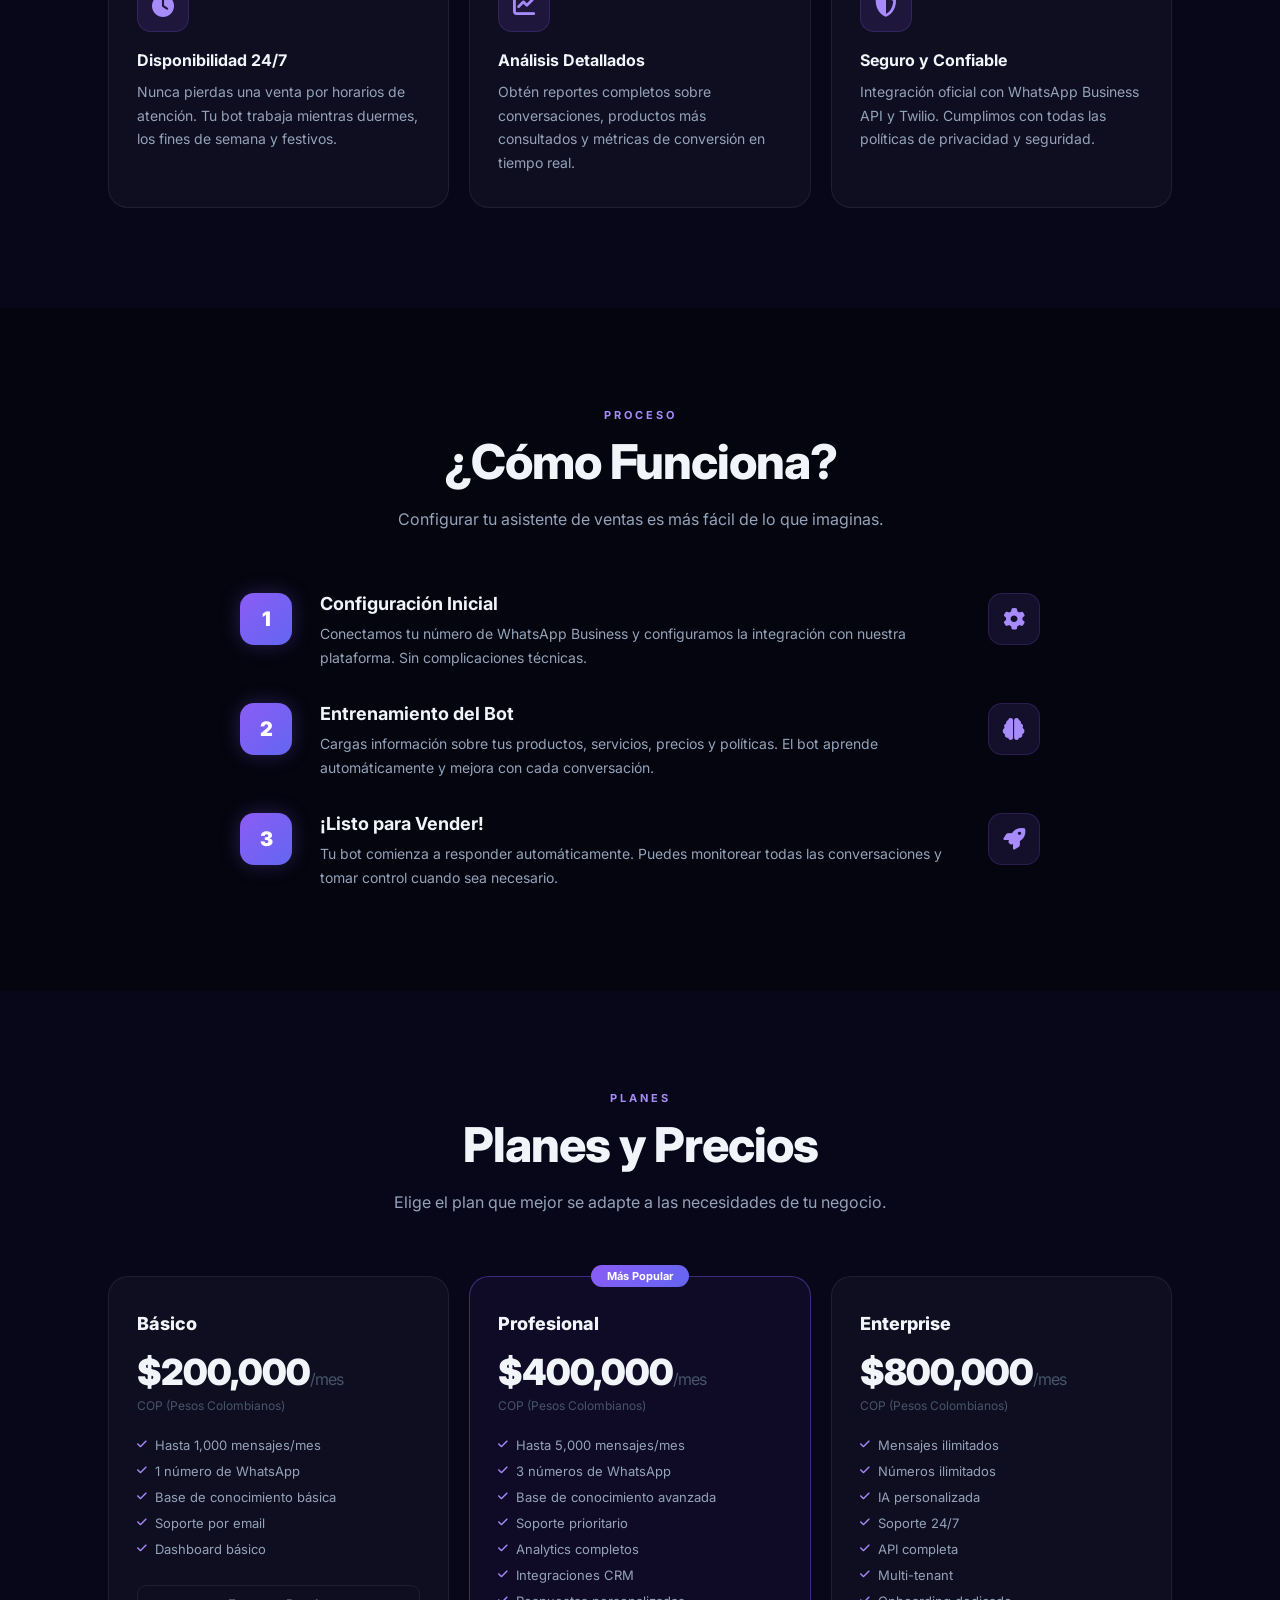
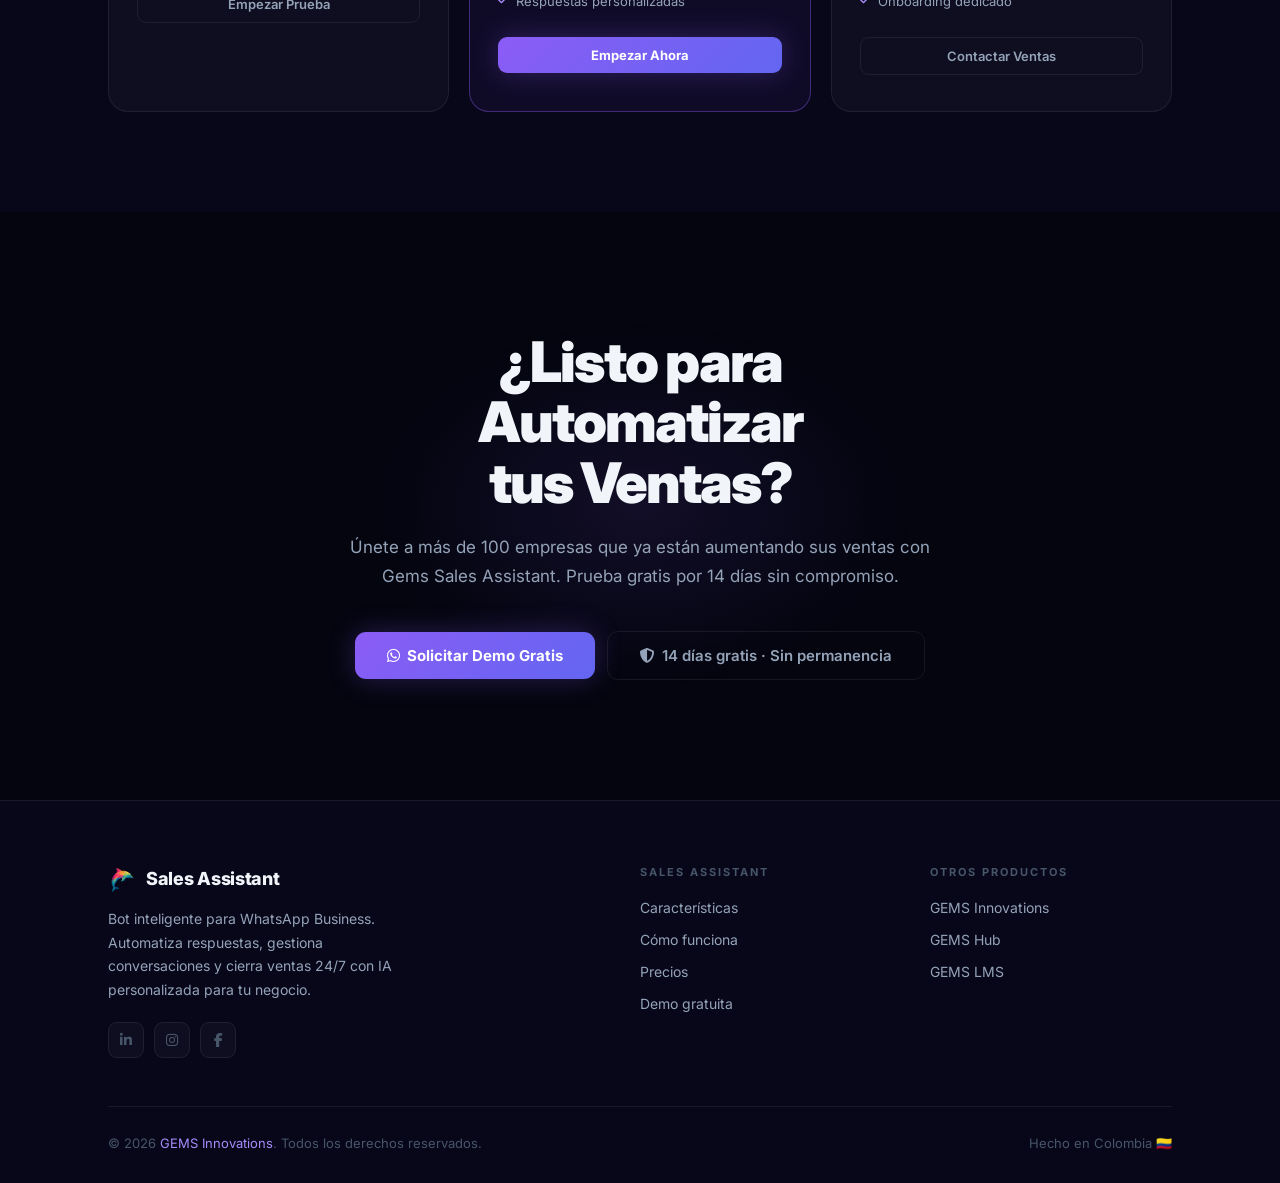
<file: gems-sales-assistant.html>
<!DOCTYPE html>
<html lang="es">
<head>
  <meta charset="UTF-8">
  <meta name="viewport" content="width=device-width, initial-scale=1.0">
  <title>Gems Sales Assistant — Bot de WhatsApp con IA para Ventas</title>
  <meta name="description" content="Automatiza tus ventas con nuestro bot inteligente de WhatsApp. Respuestas automáticas 24/7, gestión multi-cliente y base de conocimiento personalizada.">
  <link rel="canonical" href="https://gems-innovations.com/gems-sales-assistant.html">
  <link rel="shortcut icon" href="favicon.ico" type="image/x-icon">
  <link rel="preconnect" href="https://fonts.googleapis.com">
  <link rel="preconnect" href="https://fonts.gstatic.com" crossorigin>
  <link href="https://fonts.googleapis.com/css2?family=Inter:wght@300;400;500;600;700;800;900&display=swap" rel="stylesheet">
  <link rel="stylesheet" href="https://cdnjs.cloudflare.com/ajax/libs/font-awesome/6.5.0/css/all.min.css">
  <link rel="stylesheet" href="./assets/css/gems-design-system.css">
  <meta property="og:title" content="Gems Sales Assistant — Bot de WhatsApp con IA">
  <meta property="og:url" content="https://gems-innovations.com/gems-sales-assistant.html">
  <meta property="og:type" content="website">
  <style>
    /* ── SA-SPECIFIC ─────────────────────────────────────────────────────── */
    .sa-hero { min-height: 100vh; padding: 140px 0 80px; position: relative; overflow: hidden; display: flex; align-items: center; }
    .sa-hero-blob-1 { position: absolute; top: -200px; right: -100px; width: 800px; height: 700px; background: radial-gradient(ellipse, rgba(139,92,246,0.1) 0%, transparent 65%); pointer-events: none; }
    .sa-hero-blob-2 { position: absolute; bottom: -100px; left: -50px; width: 500px; height: 500px; background: radial-gradient(ellipse, rgba(22,163,74,0.07) 0%, transparent 65%); pointer-events: none; }
    .sa-hero-grid { position: absolute; inset: 0; background-image: radial-gradient(rgba(255,255,255,0.055) 1px, transparent 1px); background-size: 44px 44px; mask-image: radial-gradient(ellipse 80% 80% at 50% 40%, black 20%, transparent 100%); pointer-events: none; }
    .sa-hero-inner { display: grid; grid-template-columns: 1fr 1fr; gap: 64px; align-items: center; position: relative; z-index: 1; }
    .sa-hero-title { font-size: clamp(32px, 4.5vw, 58px); font-weight: 900; line-height: 1.08; letter-spacing: -2px; color: var(--text); margin-bottom: 8px; }
    .sa-hero-subtitle { font-size: clamp(16px, 2vw, 22px); font-weight: 700; letter-spacing: -0.3px; margin-bottom: 20px; background: linear-gradient(135deg, var(--purple-light), var(--indigo)); -webkit-background-clip: text; -webkit-text-fill-color: transparent; background-clip: text; }
    .sa-hero-sub { font-size: 16px; line-height: 1.75; color: var(--text-2); margin-bottom: 36px; }
    .sa-hero-actions { display: flex; gap: 12px; flex-wrap: wrap; margin-bottom: 40px; }

    /* Phone mockup */
    .sa-phone { width: 260px; margin: 0 auto; background: rgba(8,7,26,0.95); border: 1px solid rgba(139,92,246,0.2); border-radius: 32px; overflow: hidden; box-shadow: 0 32px 80px rgba(0,0,0,0.5), 0 0 0 1px rgba(139,92,246,0.1); padding: 12px; }
    .sa-phone-notch { width: 80px; height: 6px; background: rgba(255,255,255,0.1); border-radius: 3px; margin: 0 auto 12px; }
    .sa-whatsapp-header { background: #1a5c40; padding: 10px 14px; display: flex; align-items: center; gap: 10px; border-radius: 12px 12px 0 0; }
    .sa-wa-avatar { width: 32px; height: 32px; border-radius: 50%; background: linear-gradient(135deg, var(--purple), var(--indigo)); display: flex; align-items: center; justify-content: center; font-size: 14px; color: #fff; flex-shrink: 0; }
    .sa-wa-contact-name { font-size: 12px; font-weight: 700; color: #fff; }
    .sa-wa-status { font-size: 10px; color: rgba(255,255,255,0.6); }
    .sa-messages { background: rgba(255,255,255,0.02); padding: 10px; display: flex; flex-direction: column; gap: 8px; border-radius: 0 0 12px 12px; }
    .sa-msg { max-width: 85%; padding: 8px 12px; border-radius: 12px; font-size: 11px; line-height: 1.5; position: relative; }
    .sa-msg.incoming { background: rgba(255,255,255,0.07); color: var(--text-2); align-self: flex-start; border-bottom-left-radius: 4px; }
    .sa-msg.outgoing { background: rgba(139,92,246,0.2); border: 1px solid rgba(139,92,246,0.15); color: var(--text); align-self: flex-end; border-bottom-right-radius: 4px; }
    .sa-msg-time { font-size: 9px; color: var(--text-3); margin-top: 4px; text-align: right; }

    /* Sections */
    .sa-section { padding: 100px 0; }
    .sa-section-alt { background: var(--bg-2); }

    /* Features grid */
    .sa-features-grid { display: grid; grid-template-columns: repeat(3, 1fr); gap: 20px; }
    .sa-feature-card { background: var(--surface); border: 1px solid var(--border); border-radius: var(--r-lg); padding: 32px 28px; transition: all 0.3s var(--ease); position: relative; overflow: hidden; }
    .sa-feature-card::before { content: ''; position: absolute; top: 0; left: 0; right: 0; height: 1px; background: linear-gradient(90deg, transparent, var(--purple), transparent); opacity: 0; transition: opacity 0.3s; }
    .sa-feature-card:hover { border-color: var(--border-hover); background: rgba(139,92,246,0.04); transform: translateY(-4px); }
    .sa-feature-card:hover::before { opacity: 1; }
    .sa-feature-icon { width: 52px; height: 52px; border-radius: 14px; background: var(--purple-dim); border: 1px solid rgba(139,92,246,0.2); display: flex; align-items: center; justify-content: center; font-size: 22px; color: var(--purple-light); margin-bottom: 18px; transition: all 0.3s; }
    .sa-feature-card:hover .sa-feature-icon { background: linear-gradient(135deg, var(--purple), var(--indigo)); color: #fff; box-shadow: 0 0 16px var(--purple-glow); }
    .sa-feature-name { font-size: 16px; font-weight: 700; color: var(--text); margin-bottom: 10px; }
    .sa-feature-desc { font-size: 14px; color: var(--text-2); line-height: 1.7; }

    /* Steps */
    .sa-steps { display: flex; flex-direction: column; gap: 32px; max-width: 800px; margin: 0 auto; }
    .sa-step { display: flex; align-items: flex-start; gap: 28px; }
    .sa-step-num { width: 52px; height: 52px; border-radius: 14px; background: linear-gradient(135deg, var(--purple), var(--indigo)); display: flex; align-items: center; justify-content: center; font-size: 20px; font-weight: 900; color: #fff; flex-shrink: 0; box-shadow: 0 0 20px var(--purple-glow); }
    .sa-step-title { font-size: 18px; font-weight: 700; color: var(--text); margin-bottom: 8px; }
    .sa-step-desc { font-size: 14px; color: var(--text-2); line-height: 1.75; }
    .sa-step-icon { width: 52px; height: 52px; border-radius: 14px; background: var(--purple-dim); border: 1px solid rgba(139,92,246,0.2); display: flex; align-items: center; justify-content: center; font-size: 22px; color: var(--purple-light); flex-shrink: 0; margin-left: auto; }

    /* Pricing */
    .sa-pricing-grid { display: grid; grid-template-columns: repeat(3, 1fr); gap: 20px; }
    .sa-pricing-card { background: var(--surface); border: 1px solid var(--border); border-radius: var(--r-lg); padding: 36px 28px; position: relative; transition: all 0.3s; }
    .sa-pricing-card:hover { border-color: var(--border-hover); transform: translateY(-4px); }
    .sa-pricing-card.featured { border-color: rgba(139,92,246,0.4); background: rgba(139,92,246,0.06); }
    .sa-pricing-badge { position: absolute; top: -12px; left: 50%; transform: translateX(-50%); background: linear-gradient(135deg, var(--purple), var(--indigo)); color: #fff; font-size: 11px; font-weight: 700; padding: 4px 16px; border-radius: 50px; white-space: nowrap; }
    .sa-pricing-title { font-size: 18px; font-weight: 800; color: var(--text); margin-bottom: 16px; }
    .sa-pricing-price { font-size: 36px; font-weight: 900; letter-spacing: -1px; color: var(--text); margin-bottom: 4px; }
    .sa-pricing-price span { font-size: 16px; font-weight: 400; color: var(--text-3); }
    .sa-pricing-note { font-size: 12px; color: var(--text-3); margin-bottom: 24px; }
    .sa-pricing-feats { list-style: none; display: flex; flex-direction: column; gap: 10px; margin-bottom: 28px; }
    .sa-pricing-feats li { display: flex; align-items: center; gap: 8px; font-size: 13px; color: var(--text-2); }
    .sa-pricing-feats li i { color: var(--purple-light); font-size: 11px; }

    @media (max-width: 1024px) {
      .sa-hero-inner { grid-template-columns: 1fr; }
      .sa-features-grid { grid-template-columns: repeat(2, 1fr); }
      .sa-pricing-grid { grid-template-columns: repeat(2, 1fr); }
    }
    @media (max-width: 640px) {
      .sa-features-grid, .sa-pricing-grid { grid-template-columns: 1fr; }
      .sa-step { flex-direction: column; }
      .sa-step-icon { display: none; }
    }
  </style>
</head>
<body>

<div class="g-fab-group">
  <a href="https://walink.co/c802b5" target="_blank" class="g-wa-fab" aria-label="WhatsApp"><i class="fab fa-whatsapp"></i></a>
  <button class="g-scroll-top" id="scrollTop" aria-label="Ir al inicio"><i class="fas fa-arrow-up"></i></button>
</div>

<!-- ── NAVBAR ──────────────────────────────────────────────────────────── -->
<nav class="g-nav" id="nav">
  <div class="container">
    <div class="g-nav__inner">
      <a href="./index.html" class="g-nav__logo">
        <img src="assets/images/icons/gemsales.png" alt="Sales Assistant" class="g-nav__logo-img">
        <span class="g-nav__logo-name">GEMS Innovations</span>
      </a>
      <ul class="g-nav__links">
        <li><a href="./index.html">Inicio</a></li>
        <li><a href="#features">Características</a></li>
        <li><a href="#como-funciona">Cómo funciona</a></li>
        <li><a href="#precios">Precios</a></li>
      </ul>
      <div class="g-nav__cta">
        <a href="https://walink.co/c802b5" target="_blank" class="btn btn-ghost"><i class="fab fa-whatsapp"></i> WhatsApp</a>
        <a href="https://walink.co/c802b5" target="_blank" class="btn btn-primary">Demo gratis</a>
      </div>
      <button class="g-nav__hamburger" id="hamburger" aria-label="Abrir menú">
        <span></span><span></span><span></span>
      </button>
    </div>
  </div>
</nav>
<div class="g-nav__mobile" id="mobileMenu">
  <a href="./index.html">Inicio</a>
  <a href="#features">Características</a>
  <a href="#como-funciona">Cómo funciona</a>
  <a href="#precios">Precios</a>
  <div class="g-nav__mobile-cta">
    <a href="https://walink.co/c802b5" target="_blank" class="btn btn-primary" style="justify-content:center;"><i class="fab fa-whatsapp"></i> WhatsApp</a>
    <a href="https://walink.co/c802b5" target="_blank" class="btn btn-ghost" style="justify-content:center;">Demo gratis</a>
  </div>
</div>

<!-- ── HERO ────────────────────────────────────────────────────────────── -->
<section class="sa-hero">
  <div class="sa-hero-blob-1"></div>
  <div class="sa-hero-blob-2"></div>
  <div class="sa-hero-grid"></div>
  <div class="container">
    <div class="sa-hero-inner">
      <div>
        <div class="g-eyebrow" style="margin-bottom:24px;">
          <span class="g-eyebrow-dot"></span>
          IA · WhatsApp Business · Ventas 24/7
        </div>
        <h1 class="sa-hero-title">Gems Sales Assistant</h1>
        <div class="sa-hero-subtitle">Bot de WhatsApp con IA para Automatizar tus Ventas</div>
        <p class="sa-hero-sub">Transforma tu WhatsApp Business en una máquina de ventas 24/7. Nuestro asistente inteligente responde automáticamente a tus clientes, gestiona múltiples conversaciones y aumenta tus conversiones usando IA personalizada.</p>
        <div class="sa-hero-actions">
          <a href="https://walink.co/c802b5" target="_blank" class="btn btn-primary btn-lg"><i class="fab fa-whatsapp"></i> Solicitar Demo Gratis</a>
          <a href="#features" class="btn btn-ghost btn-lg"><i class="fas fa-play"></i> Ver Características</a>
        </div>
        <div class="g-stats" style="margin-top:0;max-width:100%;">
          <div class="g-stat"><div class="g-stat-number">24/7</div><div class="g-stat-label">Disponibilidad</div></div>
          <div class="g-stat"><div class="g-stat-number">+300%</div><div class="g-stat-label">Respuestas más rápidas</div></div>
          <div class="g-stat"><div class="g-stat-number">∞</div><div class="g-stat-label">Clientes simultáneos</div></div>
        </div>
      </div>

      <!-- Phone mockup -->
      <div class="sa-phone">
        <div class="sa-phone-notch"></div>
        <div class="sa-whatsapp-header">
          <div class="sa-wa-avatar"><i class="fas fa-robot"></i></div>
          <div>
            <div class="sa-wa-contact-name">Sales Assistant</div>
            <div class="sa-wa-status">en línea</div>
          </div>
        </div>
        <div class="sa-messages">
          <div class="sa-msg incoming">¡Hola! ¿Tienen información sobre sus servicios?<div class="sa-msg-time">10:30</div></div>
          <div class="sa-msg outgoing">¡Hola! Claro, ofrecemos desarrollo web, apps móviles, automatización y marketing digital. ¿Qué servicio te interesa más?<div class="sa-msg-time">10:30 ✓✓</div></div>
          <div class="sa-msg incoming">Me interesa una app móvil<div class="sa-msg-time">10:31</div></div>
          <div class="sa-msg outgoing">Perfecto! Desarrollamos apps nativas e híbridas. El costo inicial es desde $2,500 USD. ¿Te gustaría agendar una consulta gratuita?<div class="sa-msg-time">10:31 ✓✓</div></div>
        </div>
      </div>
    </div>
  </div>
</section>

<!-- ── FEATURES ─────────────────────────────────────────────────────────── -->
<section class="sa-section sa-section-alt" id="features">
  <div class="container">
    <div class="sh center">
      <div class="sh-label">Características</div>
      <h2 class="sh-title">¿Por qué elegir<br>Gems Sales Assistant?</h2>
      <p class="sh-sub">Nuestro bot combina inteligencia artificial avanzada con una interfaz fácil de usar para maximizar tus ventas en WhatsApp.</p>
    </div>
    <div class="sa-features-grid">
      <div class="sa-feature-card reveal">
        <div class="sa-feature-icon"><i class="fas fa-robot"></i></div>
        <div class="sa-feature-name">IA Personalizada</div>
        <p class="sa-feature-desc">Bot entrenado específicamente con la información de tu negocio. Responde como un experto en tus productos y servicios.</p>
      </div>
      <div class="sa-feature-card reveal reveal-d1">
        <div class="sa-feature-icon"><i class="fas fa-users"></i></div>
        <div class="sa-feature-name">Multi-Cliente</div>
        <p class="sa-feature-desc">Gestiona múltiples negocios desde una sola plataforma. Cada cliente tiene su propio dashboard y configuraciones independientes.</p>
      </div>
      <div class="sa-feature-card reveal reveal-d2">
        <div class="sa-feature-icon"><i class="fas fa-database"></i></div>
        <div class="sa-feature-name">Base de Conocimiento</div>
        <p class="sa-feature-desc">Configura fácilmente información sobre productos, precios, FAQ y políticas. El bot aprende y mejora constantemente.</p>
      </div>
      <div class="sa-feature-card reveal">
        <div class="sa-feature-icon"><i class="fas fa-clock"></i></div>
        <div class="sa-feature-name">Disponibilidad 24/7</div>
        <p class="sa-feature-desc">Nunca pierdas una venta por horarios de atención. Tu bot trabaja mientras duermes, los fines de semana y festivos.</p>
      </div>
      <div class="sa-feature-card reveal reveal-d1">
        <div class="sa-feature-icon"><i class="fas fa-chart-line"></i></div>
        <div class="sa-feature-name">Análisis Detallados</div>
        <p class="sa-feature-desc">Obtén reportes completos sobre conversaciones, productos más consultados y métricas de conversión en tiempo real.</p>
      </div>
      <div class="sa-feature-card reveal reveal-d2">
        <div class="sa-feature-icon"><i class="fas fa-shield-alt"></i></div>
        <div class="sa-feature-name">Seguro y Confiable</div>
        <p class="sa-feature-desc">Integración oficial con WhatsApp Business API y Twilio. Cumplimos con todas las políticas de privacidad y seguridad.</p>
      </div>
    </div>
  </div>
</section>

<!-- ── CÓMO FUNCIONA ────────────────────────────────────────────────────── -->
<section class="sa-section" id="como-funciona">
  <div class="container">
    <div class="sh center">
      <div class="sh-label">Proceso</div>
      <h2 class="sh-title">¿Cómo Funciona?</h2>
      <p class="sh-sub">Configurar tu asistente de ventas es más fácil de lo que imaginas.</p>
    </div>
    <div class="sa-steps">
      <div class="sa-step reveal">
        <div class="sa-step-num">1</div>
        <div>
          <div class="sa-step-title">Configuración Inicial</div>
          <p class="sa-step-desc">Conectamos tu número de WhatsApp Business y configuramos la integración con nuestra plataforma. Sin complicaciones técnicas.</p>
        </div>
        <div class="sa-step-icon"><i class="fas fa-cog"></i></div>
      </div>
      <div class="sa-step reveal">
        <div class="sa-step-num">2</div>
        <div>
          <div class="sa-step-title">Entrenamiento del Bot</div>
          <p class="sa-step-desc">Cargas información sobre tus productos, servicios, precios y políticas. El bot aprende automáticamente y mejora con cada conversación.</p>
        </div>
        <div class="sa-step-icon"><i class="fas fa-brain"></i></div>
      </div>
      <div class="sa-step reveal">
        <div class="sa-step-num">3</div>
        <div>
          <div class="sa-step-title">¡Listo para Vender!</div>
          <p class="sa-step-desc">Tu bot comienza a responder automáticamente. Puedes monitorear todas las conversaciones y tomar control cuando sea necesario.</p>
        </div>
        <div class="sa-step-icon"><i class="fas fa-rocket"></i></div>
      </div>
    </div>
  </div>
</section>

<!-- ── PRECIOS ──────────────────────────────────────────────────────────── -->
<section class="sa-section sa-section-alt" id="precios">
  <div class="container">
    <div class="sh center">
      <div class="sh-label">Planes</div>
      <h2 class="sh-title">Planes y Precios</h2>
      <p class="sh-sub">Elige el plan que mejor se adapte a las necesidades de tu negocio.</p>
    </div>
    <div class="sa-pricing-grid">
      <div class="sa-pricing-card reveal">
        <div class="sa-pricing-title">Básico</div>
        <div class="sa-pricing-price">$200,000<span>/mes</span></div>
        <div class="sa-pricing-note">COP (Pesos Colombianos)</div>
        <ul class="sa-pricing-feats">
          <li><i class="fas fa-check"></i> Hasta 1,000 mensajes/mes</li>
          <li><i class="fas fa-check"></i> 1 número de WhatsApp</li>
          <li><i class="fas fa-check"></i> Base de conocimiento básica</li>
          <li><i class="fas fa-check"></i> Soporte por email</li>
          <li><i class="fas fa-check"></i> Dashboard básico</li>
        </ul>
        <a href="https://walink.co/c802b5" target="_blank" class="btn btn-ghost" style="width:100%;justify-content:center;">Empezar Prueba</a>
      </div>
      <div class="sa-pricing-card featured reveal reveal-d1">
        <div class="sa-pricing-badge">Más Popular</div>
        <div class="sa-pricing-title">Profesional</div>
        <div class="sa-pricing-price">$400,000<span>/mes</span></div>
        <div class="sa-pricing-note">COP (Pesos Colombianos)</div>
        <ul class="sa-pricing-feats">
          <li><i class="fas fa-check"></i> Hasta 5,000 mensajes/mes</li>
          <li><i class="fas fa-check"></i> 3 números de WhatsApp</li>
          <li><i class="fas fa-check"></i> Base de conocimiento avanzada</li>
          <li><i class="fas fa-check"></i> Soporte prioritario</li>
          <li><i class="fas fa-check"></i> Analytics completos</li>
          <li><i class="fas fa-check"></i> Integraciones CRM</li>
          <li><i class="fas fa-check"></i> Respuestas personalizadas</li>
        </ul>
        <a href="https://walink.co/c802b5" target="_blank" class="btn btn-primary" style="width:100%;justify-content:center;">Empezar Ahora</a>
      </div>
      <div class="sa-pricing-card reveal reveal-d2">
        <div class="sa-pricing-title">Enterprise</div>
        <div class="sa-pricing-price">$800,000<span>/mes</span></div>
        <div class="sa-pricing-note">COP (Pesos Colombianos)</div>
        <ul class="sa-pricing-feats">
          <li><i class="fas fa-check"></i> Mensajes ilimitados</li>
          <li><i class="fas fa-check"></i> Números ilimitados</li>
          <li><i class="fas fa-check"></i> IA personalizada</li>
          <li><i class="fas fa-check"></i> Soporte 24/7</li>
          <li><i class="fas fa-check"></i> API completa</li>
          <li><i class="fas fa-check"></i> Multi-tenant</li>
          <li><i class="fas fa-check"></i> Onboarding dedicado</li>
        </ul>
        <a href="https://walink.co/c802b5" target="_blank" class="btn btn-ghost" style="width:100%;justify-content:center;">Contactar Ventas</a>
      </div>
    </div>
  </div>
</section>

<!-- ── CTA ──────────────────────────────────────────────────────────────── -->
<section class="section g-cta">
  <div class="g-cta-blob"></div>
  <div class="container">
    <div class="g-cta-inner">
      <h2 class="g-cta-title">¿Listo para Automatizar<br>tus Ventas?</h2>
      <p class="g-cta-sub">Únete a más de 100 empresas que ya están aumentando sus ventas con Gems Sales Assistant. Prueba gratis por 14 días sin compromiso.</p>
      <div class="g-cta-actions">
        <a href="https://walink.co/c802b5" target="_blank" class="btn btn-primary btn-lg"><i class="fab fa-whatsapp"></i> Solicitar Demo Gratis</a>
        <a href="https://walink.co/c802b5" target="_blank" class="btn btn-ghost btn-lg"><i class="fas fa-shield-alt"></i> 14 días gratis · Sin permanencia</a>
      </div>
    </div>
  </div>
</section>

<!-- ── FOOTER ────────────────────────────────────────────────────────────── -->
<footer class="g-footer">
  <div class="container">
    <div class="g-footer-grid">
      <div>
        <div class="g-footer-brand-name" style="display:flex;align-items:center;gap:10px;">
          <img src="assets/images/icons/gemsales.png" alt="Sales Assistant" style="width:28px;height:28px;object-fit:contain;">
          Sales Assistant
        </div>
        <p class="g-footer-brand-desc">Bot inteligente para WhatsApp Business. Automatiza respuestas, gestiona conversaciones y cierra ventas 24/7 con IA personalizada para tu negocio.</p>
        <div class="g-footer-socials">
          <a href="https://www.linkedin.com/company/gems-innovations/" target="_blank" class="g-social-link"><i class="fab fa-linkedin-in"></i></a>
          <a href="https://www.instagram.com/gemsinnovations/" target="_blank" class="g-social-link"><i class="fab fa-instagram"></i></a>
          <a href="https://www.facebook.com/profile.php?id=61566125934892" target="_blank" class="g-social-link"><i class="fab fa-facebook-f"></i></a>
        </div>
      </div>
      <div>
        <div class="g-footer-col-title">Sales Assistant</div>
        <ul class="g-footer-links">
          <li><a href="#features">Características</a></li>
          <li><a href="#como-funciona">Cómo funciona</a></li>
          <li><a href="#precios">Precios</a></li>
          <li><a href="https://walink.co/c802b5" target="_blank">Demo gratuita</a></li>
        </ul>
      </div>
      <div>
        <div class="g-footer-col-title">Otros productos</div>
        <ul class="g-footer-links">
          <li><a href="./index.html">GEMS Innovations</a></li>
          <li><a href="./gems-hub.html">GEMS Hub</a></li>
          <li><a href="./gems-lms.html">GEMS LMS</a></li>
        </ul>
      </div>
    </div>
    <div class="g-footer-bottom">
      <p>© 2026 <span>GEMS Innovations</span>. Todos los derechos reservados.</p>
      <p>Hecho en Colombia 🇨🇴</p>
    </div>
  </div>
</footer>

<script>
  const nav = document.getElementById('nav');
  window.addEventListener('scroll', () => {
    nav.classList.toggle('scrolled', window.scrollY > 40);
    document.getElementById('scrollTop').classList.toggle('visible', window.scrollY > 300);
  });
  document.getElementById('scrollTop').addEventListener('click', () => window.scrollTo({top:0,behavior:'smooth'}));

  // Mobile hamburger
  const hamburger = document.getElementById('hamburger');
  const mobileMenu = document.getElementById('mobileMenu');
  hamburger.addEventListener('click', () => {
    hamburger.classList.toggle('open');
    mobileMenu.classList.toggle('open');
  });
  mobileMenu.querySelectorAll('a').forEach(a => a.addEventListener('click', () => {
    hamburger.classList.remove('open');
    mobileMenu.classList.remove('open');
  }));

  const ro = new IntersectionObserver(entries => {
    entries.forEach(e => { if (e.isIntersecting) { e.target.classList.add('visible'); ro.unobserve(e.target); } });
  }, {threshold: 0.1});
  document.querySelectorAll('.reveal').forEach(el => ro.observe(el));
</script>
<script>
  window.ChatraSetup = {
    colors: {
      buttonText:     '#ffffff',
      buttonBg:       '#8b5cf6',
      clientBubbleBg: '#8b5cf6',
      agentBubbleBg:  '#1e1b4b',
      agentName:      '#a78bfa',
    },
  };
  (function(d,w,c){w.ChatraID='ceRAE47tRGAzSEyRv';var s=d.createElement('script');w[c]=w[c]||function(){(w[c].q=w[c].q||[]).push(arguments)};s.async=true;s.src='https://call.chatra.io/chatra.js';if(d.head)d.head.appendChild(s)})(document,window,'Chatra');
</script>
</body>
</html>
</file>
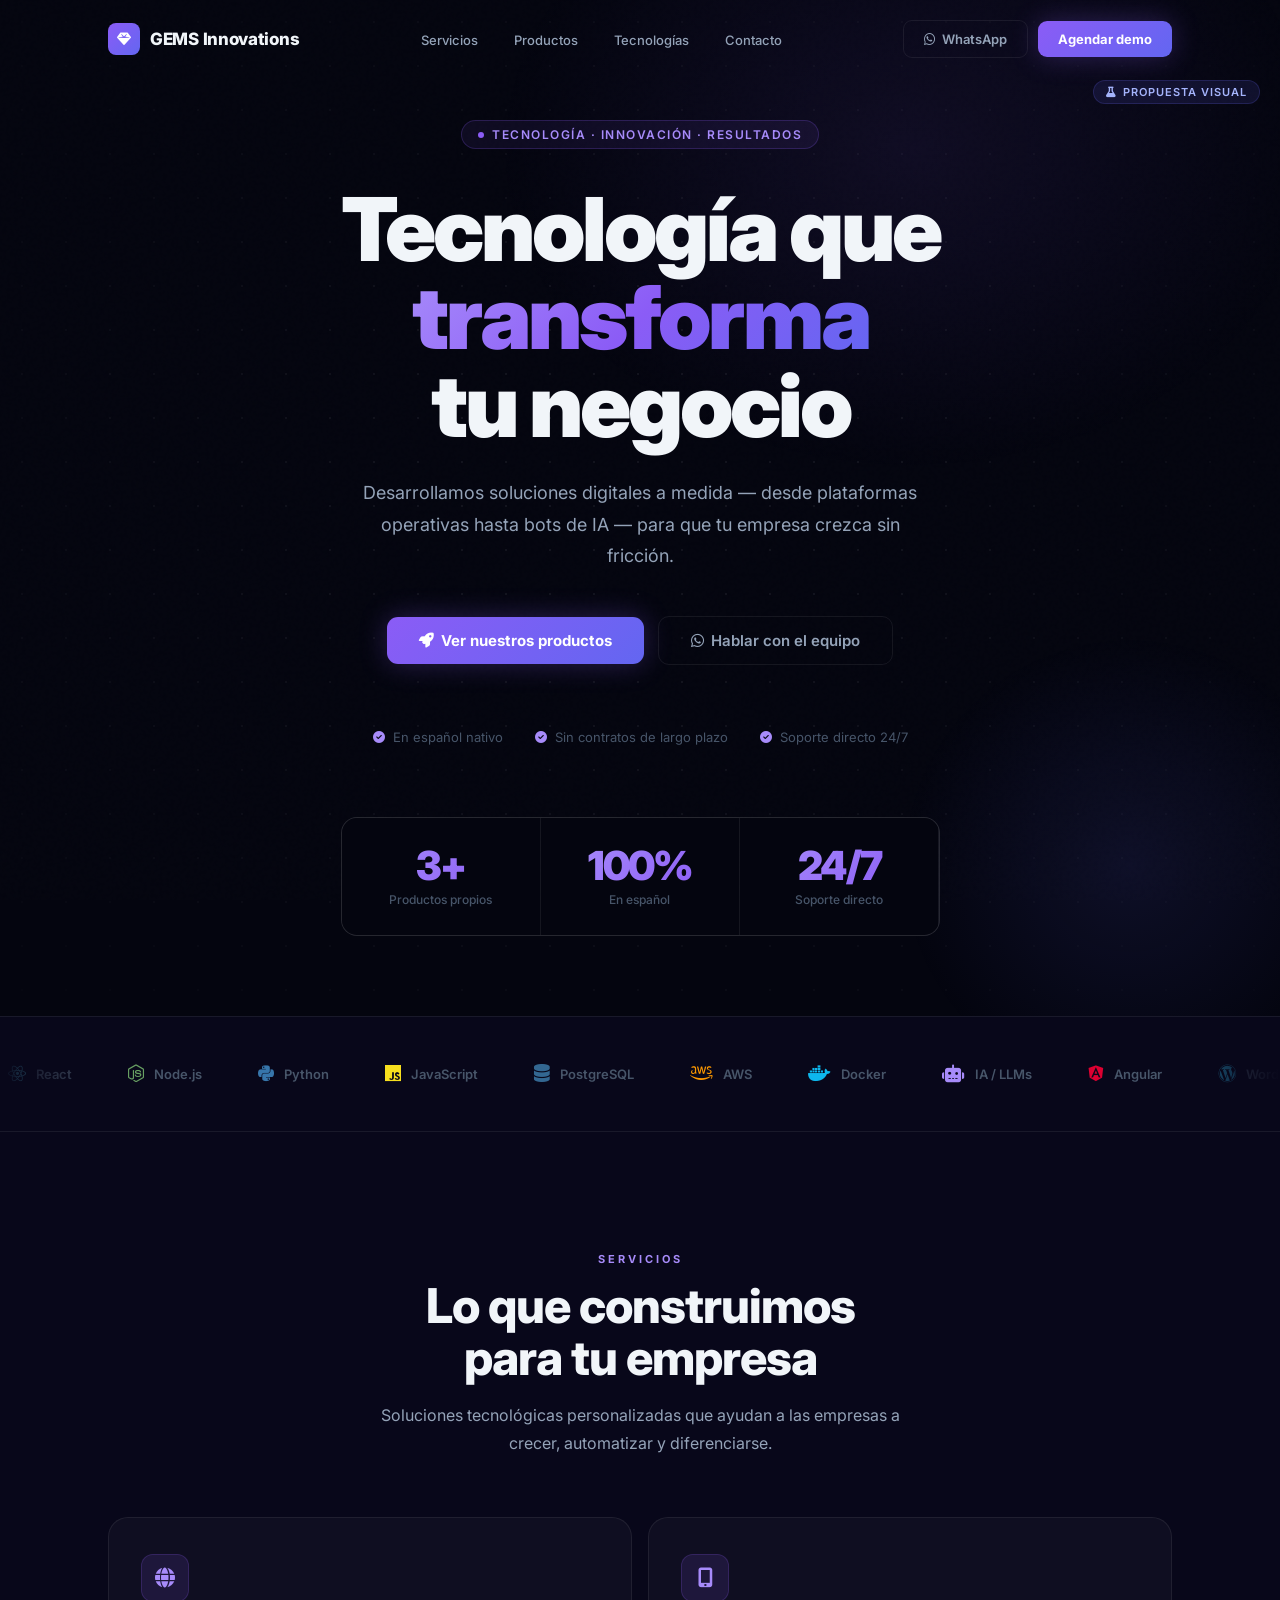
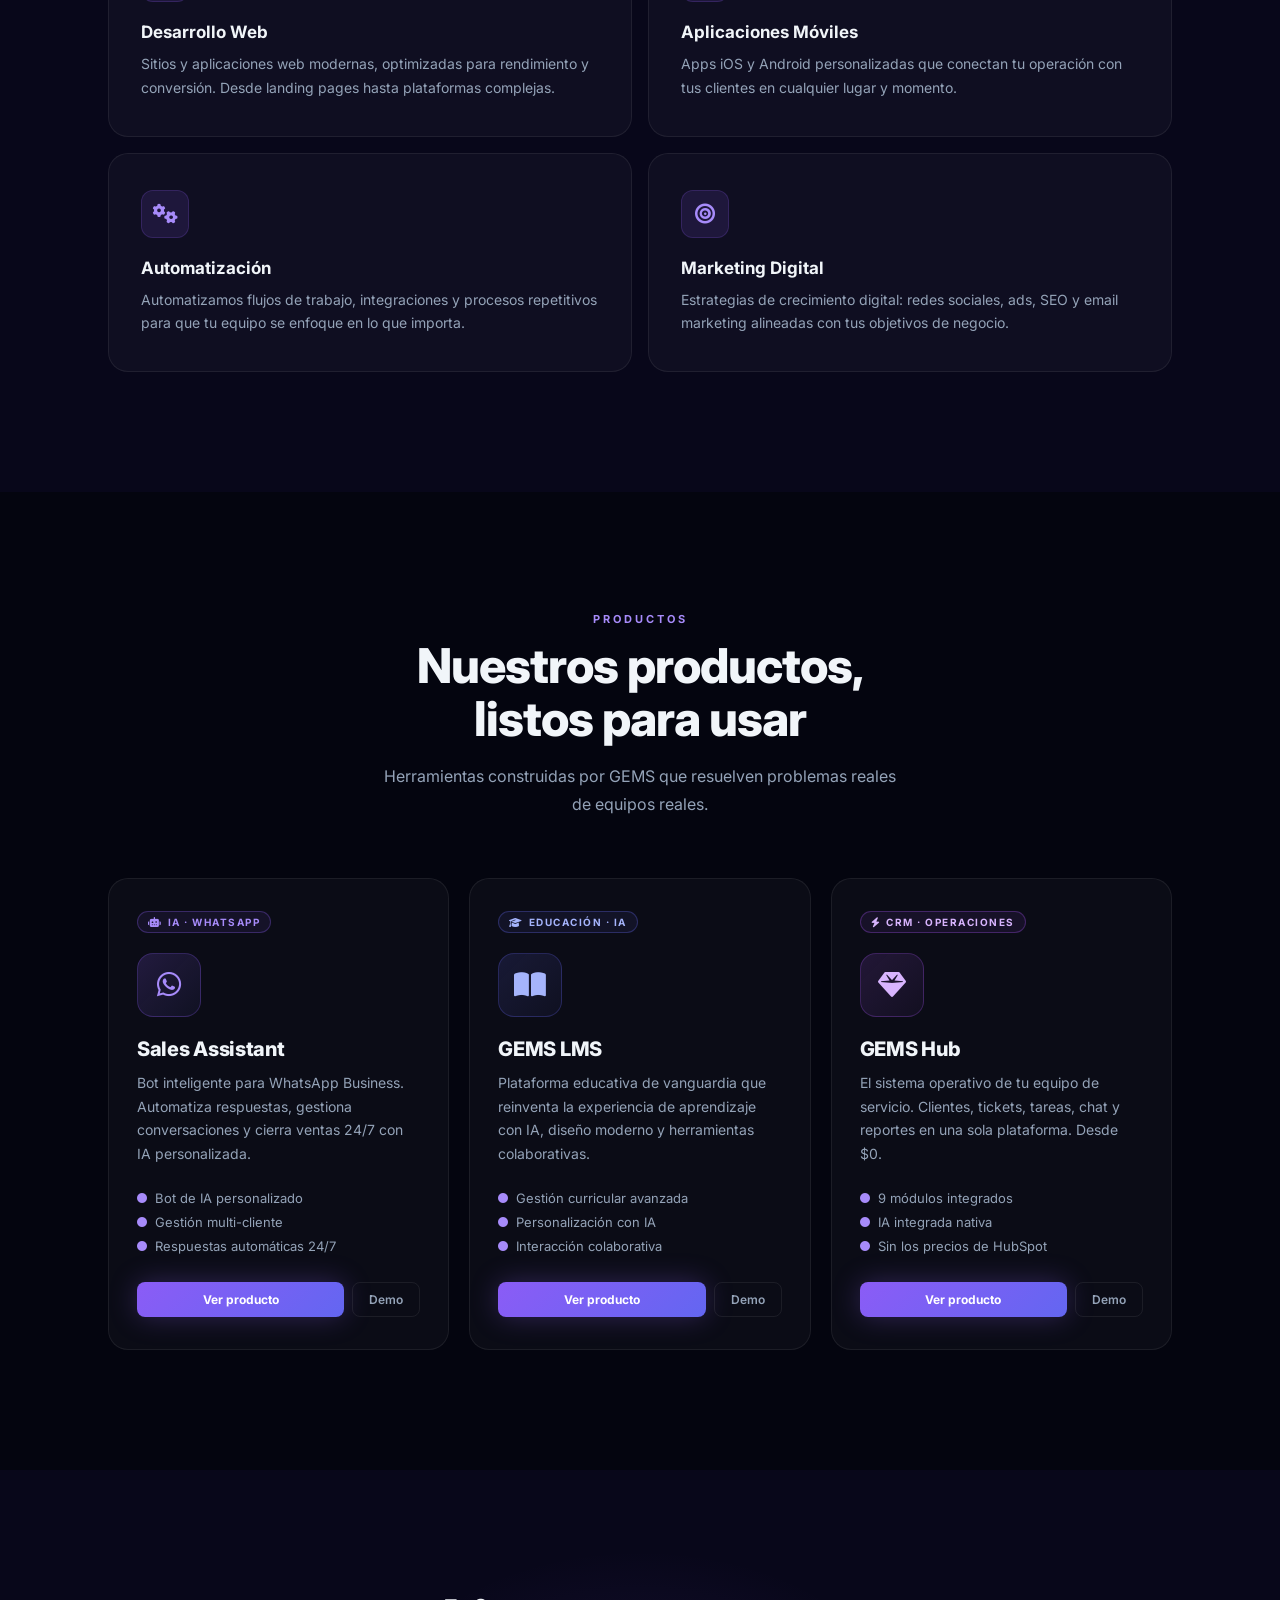
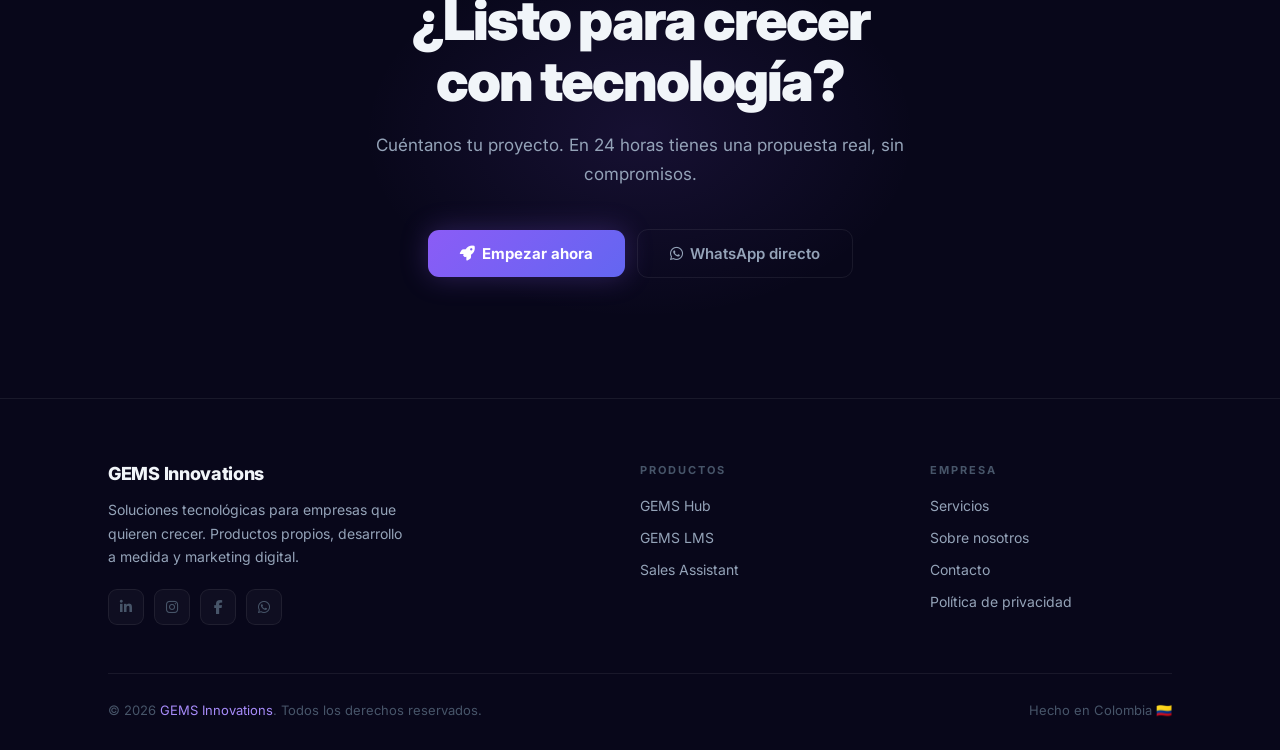
<file: propuesta.html>
<!DOCTYPE html>
<html lang="es">
<head>
<meta charset="UTF-8">
<meta name="viewport" content="width=device-width, initial-scale=1.0">
<title>GEMS Innovations — Propuesta Visual</title>
<link rel="preconnect" href="https://fonts.googleapis.com">
<link rel="preconnect" href="https://fonts.gstatic.com" crossorigin>
<link href="https://fonts.googleapis.com/css2?family=Inter:wght@300;400;500;600;700;800;900&display=swap" rel="stylesheet">
<link rel="stylesheet" href="https://cdnjs.cloudflare.com/ajax/libs/font-awesome/6.5.0/css/all.min.css">
<style>
/* ── RESET & ROOT ──────────────────────────────────────────────────────── */
*, *::before, *::after { box-sizing: border-box; margin: 0; padding: 0; }

:root {
  --bg:      #04050f;
  --bg-2:    #08071a;
  --surface: rgba(255,255,255,0.03);
  --border:  rgba(255,255,255,0.07);
  --border-hover: rgba(139,92,246,0.35);

  --purple:     #8b5cf6;
  --purple-dim: rgba(139,92,246,0.12);
  --purple-glow: rgba(139,92,246,0.28);
  --purple-light: #a78bfa;
  --indigo:  #6366f1;
  --indigo-dim: rgba(99,102,241,0.12);

  --text:    #f1f5f9;
  --text-2:  #94a3b8;
  --text-3:  #475569;

  --r: 14px;
  --r-lg: 20px;
  --ease: cubic-bezier(0.4,0,0.2,1);
}

html { scroll-behavior: smooth; }
body {
  font-family: 'Inter', sans-serif;
  background: var(--bg);
  color: var(--text);
  overflow-x: hidden;
  -webkit-font-smoothing: antialiased;
}

::selection { background: var(--purple-dim); color: var(--purple-light); }

::-webkit-scrollbar { width: 4px; }
::-webkit-scrollbar-track { background: transparent; }
::-webkit-scrollbar-thumb { background: var(--purple); border-radius: 4px; }

/* ── NOISE TEXTURE OVERLAY ─────────────────────────────────────────────── */
body::before {
  content: '';
  position: fixed;
  inset: 0;
  background-image: url("data:image/svg+xml,%3Csvg viewBox='0 0 256 256' xmlns='http://www.w3.org/2000/svg'%3E%3Cfilter id='n'%3E%3CfeTurbulence type='fractalNoise' baseFrequency='0.9' numOctaves='4' stitchTiles='stitch'/%3E%3C/filter%3E%3Crect width='100%25' height='100%25' filter='url(%23n)' opacity='0.035'/%3E%3C/svg%3E");
  pointer-events: none;
  z-index: 0;
  opacity: 0.4;
}

/* ── LAYOUT ────────────────────────────────────────────────────────────── */
.container { max-width: 1120px; margin: 0 auto; padding: 0 28px; position: relative; z-index: 1; }
.section { padding: 120px 0; }

/* ── NAVBAR ────────────────────────────────────────────────────────────── */
nav {
  position: fixed; top: 0; left: 0; right: 0; z-index: 100;
  padding: 20px 0;
  border-bottom: 1px solid transparent;
  transition: all 0.4s var(--ease);
}
nav.scrolled {
  background: rgba(4,5,15,0.85);
  backdrop-filter: blur(24px);
  -webkit-backdrop-filter: blur(24px);
  border-bottom-color: var(--border);
}
.nav-inner {
  display: flex; align-items: center; justify-content: space-between;
}
.nav-logo {
  display: flex; align-items: center; gap: 10px;
  font-weight: 800; font-size: 17px; color: var(--text);
  letter-spacing: -0.3px;
}
.nav-logo-mark {
  width: 32px; height: 32px;
  background: linear-gradient(135deg, var(--purple), var(--indigo));
  border-radius: 8px;
  display: flex; align-items: center; justify-content: center;
  font-size: 14px;
}
.nav-links {
  display: flex; align-items: center; gap: 36px; list-style: none;
}
.nav-links a {
  font-size: 13px; font-weight: 500; color: var(--text-2);
  text-decoration: none; transition: color 0.2s;
  position: relative;
}
.nav-links a::after {
  content: ''; position: absolute; bottom: -4px; left: 0;
  width: 0; height: 1px;
  background: var(--purple);
  transition: width 0.25s var(--ease);
}
.nav-links a:hover { color: var(--text); }
.nav-links a:hover::after { width: 100%; }
.nav-cta {
  display: flex; align-items: center; gap: 10px;
}
.btn {
  display: inline-flex; align-items: center; gap: 7px;
  padding: 10px 20px; border-radius: 9px;
  font-size: 13px; font-weight: 600;
  cursor: pointer; border: none;
  transition: all 0.2s var(--ease);
  text-decoration: none;
}
.btn-ghost {
  background: transparent; color: var(--text-2);
  border: 1px solid var(--border);
}
.btn-ghost:hover {
  border-color: var(--border-hover); color: var(--purple-light);
  background: var(--purple-dim);
}
.btn-primary {
  background: linear-gradient(135deg, var(--purple), var(--indigo));
  color: #ffffff;
  font-weight: 700;
  box-shadow: 0 0 28px var(--purple-glow);
}
.btn-primary:hover {
  transform: translateY(-2px);
  box-shadow: 0 0 44px rgba(139,92,246,0.45);
  filter: brightness(1.08);
}

/* ── HERO ──────────────────────────────────────────────────────────────── */
.hero {
  min-height: 100vh;
  display: flex; align-items: center;
  padding: 120px 0 80px;
  position: relative; overflow: hidden;
}

/* Ambient light blobs */
.hero-blob-1 {
  position: absolute; top: -200px; left: 50%;
  transform: translateX(-20%);
  width: 900px; height: 700px;
  background: radial-gradient(ellipse, rgba(139,92,246,0.09) 0%, transparent 65%);
  pointer-events: none;
}
.hero-blob-2 {
  position: absolute; bottom: -100px; right: -100px;
  width: 500px; height: 500px;
  background: radial-gradient(ellipse, rgba(99,102,241,0.11) 0%, transparent 65%);
  pointer-events: none;
}

/* Dot grid */
.hero-grid {
  position: absolute; inset: 0;
  background-image: radial-gradient(rgba(255,255,255,0.06) 1px, transparent 1px);
  background-size: 44px 44px;
  mask-image: radial-gradient(ellipse 80% 80% at 50% 50%, black 20%, transparent 100%);
  pointer-events: none;
}

.hero-inner {
  text-align: center; max-width: 860px; margin: 0 auto;
  position: relative; z-index: 1;
}

.hero-eyebrow {
  display: inline-flex; align-items: center; gap: 8px;
  background: rgba(139,92,246,0.08);
  border: 1px solid rgba(139,92,246,0.22);
  border-radius: 50px; padding: 6px 16px;
  font-size: 12px; font-weight: 600; letter-spacing: 1.5px;
  text-transform: uppercase; color: var(--purple-light);
  margin-bottom: 36px;
}
.hero-eyebrow-dot {
  width: 6px; height: 6px; border-radius: 50%;
  background: var(--purple);
  animation: blink 2s ease-in-out infinite;
}
@keyframes blink {
  0%,100% { opacity: 1; transform: scale(1); }
  50% { opacity: 0.3; transform: scale(0.7); }
}

.hero-title {
  font-size: clamp(44px, 7vw, 88px);
  font-weight: 900;
  line-height: 1.0;
  letter-spacing: -3px;
  color: var(--text);
  margin-bottom: 28px;
}
.hero-title .accent {
  background: linear-gradient(135deg, var(--purple-light) 0%, var(--purple) 50%, var(--indigo) 100%);
  -webkit-background-clip: text;
  -webkit-text-fill-color: transparent;
  background-clip: text;
}

.hero-sub {
  font-size: 18px; line-height: 1.75;
  color: var(--text-2);
  max-width: 560px; margin: 0 auto 44px;
  font-weight: 400;
}

.hero-actions {
  display: flex; align-items: center; justify-content: center;
  gap: 14px; flex-wrap: wrap; margin-bottom: 64px;
}
.btn-hero {
  padding: 14px 32px; font-size: 15px; border-radius: 11px;
}

.hero-proof {
  display: flex; align-items: center; justify-content: center;
  gap: 32px; flex-wrap: wrap;
}
.proof-item {
  display: flex; align-items: center; gap: 8px;
  font-size: 13px; color: var(--text-3);
}
.proof-item i { color: var(--purple-light); font-size: 12px; }

/* Stats strip */
.hero-stats {
  display: grid; grid-template-columns: repeat(3, 1fr);
  gap: 1px;
  background: var(--border);
  border: 1px solid var(--border);
  border-radius: 16px;
  overflow: hidden;
  margin-top: 72px;
  max-width: 700px;
  margin-left: auto; margin-right: auto;
}
.stat {
  background: var(--bg);
  padding: 28px 24px; text-align: center;
}
.stat-number {
  font-size: 40px; font-weight: 900; letter-spacing: -2px;
  background: linear-gradient(135deg, var(--purple-light), var(--purple));
  -webkit-background-clip: text; -webkit-text-fill-color: transparent;
  background-clip: text;
  line-height: 1;
  margin-bottom: 6px;
}
.stat-label { font-size: 12px; color: var(--text-3); font-weight: 500; }

/* ── SECTION HEADER ────────────────────────────────────────────────────── */
.sh { margin-bottom: 60px; }
.sh.center { text-align: center; }
.sh.center .sh-sub { margin: 0 auto; }
.sh-label {
  font-size: 11px; font-weight: 700; letter-spacing: 3px;
  text-transform: uppercase; color: var(--purple-light);
  margin-bottom: 14px;
}
.sh-title {
  font-size: clamp(28px, 4vw, 48px);
  font-weight: 800; line-height: 1.1;
  letter-spacing: -1px; color: var(--text);
  margin-bottom: 16px;
}
.sh-sub {
  font-size: 16px; color: var(--text-2);
  line-height: 1.75; max-width: 520px;
}

/* ── SERVICES ──────────────────────────────────────────────────────────── */
.services-section { background: var(--bg-2); }

.services-grid {
  display: grid;
  grid-template-columns: repeat(2, 1fr);
  gap: 16px;
}

.service-card {
  background: var(--surface);
  border: 1px solid var(--border);
  border-radius: var(--r-lg);
  padding: 36px 32px;
  transition: all 0.3s var(--ease);
  cursor: pointer;
  position: relative; overflow: hidden;
}

.service-card::before {
  content: '';
  position: absolute; top: 0; left: 0; right: 0;
  height: 1px;
  background: linear-gradient(90deg, transparent, var(--purple), transparent);
  opacity: 0;
  transition: opacity 0.3s;
}

.service-card:hover {
  border-color: var(--border-hover);
  background: rgba(139,92,246,0.04);
  transform: translateY(-4px);
  box-shadow: 0 24px 48px rgba(0,0,0,0.3), 0 0 0 1px rgba(139,92,246,0.1);
}
.service-card:hover::before { opacity: 1; }

.service-icon {
  width: 48px; height: 48px; border-radius: 12px;
  background: var(--purple-dim);
  border: 1px solid rgba(139,92,246,0.2);
  display: flex; align-items: center; justify-content: center;
  font-size: 20px; color: var(--purple-light);
  margin-bottom: 20px;
  transition: all 0.3s;
}
.service-card:hover .service-icon {
  background: linear-gradient(135deg, var(--purple), var(--indigo));
  color: #ffffff;
  box-shadow: 0 0 20px var(--purple-glow);
}

.service-name {
  font-size: 17px; font-weight: 700; color: var(--text);
  margin-bottom: 10px;
}
.service-desc {
  font-size: 14px; color: var(--text-2); line-height: 1.7;
}
.service-arrow {
  position: absolute; bottom: 24px; right: 28px;
  font-size: 13px; color: var(--text-3);
  transition: all 0.25s;
}
.service-card:hover .service-arrow {
  color: var(--purple-light);
  transform: translate(3px, -3px);
}

/* ── PRODUCTS ──────────────────────────────────────────────────────────── */
.products-grid {
  display: grid;
  grid-template-columns: repeat(3, 1fr);
  gap: 20px;
}

.product-card {
  background: var(--surface);
  border: 1px solid var(--border);
  border-radius: var(--r-lg);
  padding: 32px 28px;
  transition: all 0.3s var(--ease);
  position: relative; overflow: hidden;
  display: flex; flex-direction: column;
}

.product-card:hover {
  border-color: var(--border-hover);
  transform: translateY(-6px);
  box-shadow: 0 32px 64px rgba(0,0,0,0.35), 0 0 0 1px rgba(139,92,246,0.1);
}

.product-tag {
  display: inline-flex; align-items: center; gap: 5px;
  font-size: 10px; font-weight: 700; letter-spacing: 1.5px;
  text-transform: uppercase; padding: 4px 10px;
  border-radius: 50px; border: 1px solid;
  margin-bottom: 20px; width: fit-content;
}
.tag-cyan { color: var(--purple-light); border-color: rgba(139,92,246,0.3); background: rgba(139,92,246,0.08); }
.tag-indigo { color: #a5b4fc; border-color: rgba(99,102,241,0.3); background: rgba(99,102,241,0.08); }
.tag-purple { color: #d8b4fe; border-color: rgba(168,85,247,0.3); background: rgba(168,85,247,0.08); }

.product-icon {
  width: 64px; height: 64px; border-radius: 16px;
  display: flex; align-items: center; justify-content: center;
  font-size: 28px; margin-bottom: 20px;
  transition: transform 0.3s var(--ease);
}
.product-card:hover .product-icon { transform: scale(1.08) translateY(-4px); }

.icon-cyan { background: linear-gradient(135deg, rgba(139,92,246,0.18), rgba(99,102,241,0.06)); border: 1px solid rgba(139,92,246,0.25); }
.icon-indigo { background: linear-gradient(135deg, rgba(99,102,241,0.15), rgba(99,102,241,0.05)); border: 1px solid rgba(99,102,241,0.25); }
.icon-purple { background: linear-gradient(135deg, rgba(168,85,247,0.15), rgba(168,85,247,0.05)); border: 1px solid rgba(168,85,247,0.25); }

.product-name {
  font-size: 20px; font-weight: 800; color: var(--text);
  letter-spacing: -0.3px; margin-bottom: 10px;
}
.product-desc {
  font-size: 14px; color: var(--text-2); line-height: 1.7;
  margin-bottom: 24px; flex: 1;
}
.product-features {
  display: flex; flex-direction: column; gap: 8px; margin-bottom: 28px;
}
.product-feature {
  display: flex; align-items: center; gap: 8px;
  font-size: 13px; color: var(--text-2);
}
.product-feature i { color: var(--purple-light); font-size: 10px; }

.product-actions { display: flex; gap: 8px; }
.btn-sm { padding: 9px 16px; font-size: 12px; border-radius: 8px; }

/* ── MARQUEE / TECH STRIP ──────────────────────────────────────────────── */
.marquee-section {
  padding: 48px 0;
  border-top: 1px solid var(--border);
  border-bottom: 1px solid var(--border);
  background: var(--bg-2);
  overflow: hidden;
  position: relative;
}
.marquee-section::before,
.marquee-section::after {
  content: ''; position: absolute; top: 0; bottom: 0; width: 120px; z-index: 2;
}
.marquee-section::before { left: 0; background: linear-gradient(90deg, var(--bg-2), transparent); }
.marquee-section::after { right: 0; background: linear-gradient(-90deg, var(--bg-2), transparent); }

.marquee-track {
  display: flex; gap: 40px;
  animation: marquee 28s linear infinite;
  width: max-content;
}
@keyframes marquee {
  0% { transform: translateX(0); }
  100% { transform: translateX(-50%); }
}
.marquee-item {
  display: flex; align-items: center; gap: 10px;
  font-size: 13px; font-weight: 600; color: var(--text-3);
  white-space: nowrap; padding: 0 8px;
}
.marquee-item img { width: 22px; height: 22px; opacity: 0.5; filter: grayscale(1); }

/* ── CTA SECTION ───────────────────────────────────────────────────────── */
.cta-section {
  text-align: center; position: relative; overflow: hidden;
}
.cta-blob {
  position: absolute; top: 50%; left: 50%;
  transform: translate(-50%, -50%);
  width: 600px; height: 400px;
  background: radial-gradient(ellipse, rgba(139,92,246,0.11) 0%, transparent 65%);
  pointer-events: none;
}
.cta-inner { position: relative; z-index: 1; max-width: 600px; margin: 0 auto; }
.cta-title {
  font-size: clamp(32px, 5vw, 56px);
  font-weight: 900; letter-spacing: -2px; line-height: 1.08;
  color: var(--text); margin-bottom: 20px;
}
.cta-sub {
  font-size: 17px; color: var(--text-2); line-height: 1.7;
  margin-bottom: 40px;
}
.cta-actions {
  display: flex; align-items: center; justify-content: center;
  gap: 12px; flex-wrap: wrap;
}

/* ── FOOTER ────────────────────────────────────────────────────────────── */
footer {
  background: var(--bg-2);
  border-top: 1px solid var(--border);
  padding: 64px 0 32px;
}
.footer-grid {
  display: grid; grid-template-columns: 2fr 1fr 1fr;
  gap: 48px; margin-bottom: 48px;
}
.footer-brand-name {
  font-size: 18px; font-weight: 800; letter-spacing: -0.3px;
  margin-bottom: 14px;
}
.footer-brand-desc {
  font-size: 14px; color: var(--text-2); line-height: 1.7;
  max-width: 300px; margin-bottom: 20px;
}
.footer-socials { display: flex; gap: 10px; }
.social-link {
  width: 36px; height: 36px; border-radius: 9px;
  background: var(--surface); border: 1px solid var(--border);
  display: flex; align-items: center; justify-content: center;
  color: var(--text-3); font-size: 14px;
  text-decoration: none;
  transition: all 0.2s;
}
.social-link:hover {
  border-color: var(--border-hover); color: var(--purple-light);
  background: var(--purple-dim);
}
.footer-col-title {
  font-size: 11px; font-weight: 700; letter-spacing: 2px;
  text-transform: uppercase; color: var(--text-3); margin-bottom: 18px;
}
.footer-links { list-style: none; display: flex; flex-direction: column; gap: 12px; }
.footer-links a {
  font-size: 14px; color: var(--text-2); text-decoration: none;
  transition: color 0.2s;
}
.footer-links a:hover { color: var(--text); }
.footer-bottom {
  border-top: 1px solid var(--border);
  padding-top: 28px;
  display: flex; align-items: center; justify-content: space-between;
}
.footer-bottom p { font-size: 13px; color: var(--text-3); }
.footer-bottom span { color: var(--purple-light); }

/* ── LABEL BADGE ──────────────────────────────────────────────────────── */
.section-chip {
  display: inline-flex; align-items: center; gap: 6px;
  background: var(--indigo-dim); border: 1px solid rgba(99,102,241,0.2);
  border-radius: 50px; padding: 4px 12px;
  font-size: 11px; font-weight: 600; color: #a5b4fc;
  letter-spacing: 1px; text-transform: uppercase;
  position: fixed; top: 80px; right: 20px;
  z-index: 99;
}

/* ── RESPONSIVE ────────────────────────────────────────────────────────── */
@media (max-width: 768px) {
  .services-grid { grid-template-columns: 1fr; }
  .products-grid { grid-template-columns: 1fr; }
  .footer-grid { grid-template-columns: 1fr; gap: 32px; }
  .hero-stats { grid-template-columns: 1fr; }
  .nav-links { display: none; }
}
</style>
</head>
<body>

<!-- PROPOSAL CHIP -->
<div class="section-chip">
  <i class="fas fa-flask"></i> Propuesta Visual
</div>

<!-- NAVBAR -->
<nav id="nav">
  <div class="container">
    <div class="nav-inner">
      <div class="nav-logo">
        <div class="nav-logo-mark">
          <i class="fas fa-gem" style="color:#fff;font-size:14px;"></i>
        </div>
        GEMS Innovations
      </div>
      <ul class="nav-links">
        <li><a href="#servicios">Servicios</a></li>
        <li><a href="#productos">Productos</a></li>
        <li><a href="#tecnologias">Tecnologías</a></li>
        <li><a href="#contacto">Contacto</a></li>
      </ul>
      <div class="nav-cta">
        <a href="#" class="btn btn-ghost"><i class="fab fa-whatsapp"></i> WhatsApp</a>
        <a href="#" class="btn btn-primary">Agendar demo</a>
      </div>
    </div>
  </div>
</nav>

<!-- HERO -->
<section class="hero">
  <div class="hero-blob-1"></div>
  <div class="hero-blob-2"></div>
  <div class="hero-grid"></div>
  <div class="container">
    <div class="hero-inner">
      <div class="hero-eyebrow">
        <span class="hero-eyebrow-dot"></span>
        Tecnología · Innovación · Resultados
      </div>
      <h1 class="hero-title">
        Tecnología que<br>
        <span class="accent">transforma</span><br>
        tu negocio
      </h1>
      <p class="hero-sub">
        Desarrollamos soluciones digitales a medida — desde plataformas operativas hasta bots de IA — para que tu empresa crezca sin fricción.
      </p>
      <div class="hero-actions">
        <a href="#" class="btn btn-primary btn-hero">
          <i class="fas fa-rocket"></i> Ver nuestros productos
        </a>
        <a href="#" class="btn btn-ghost btn-hero">
          <i class="fab fa-whatsapp"></i> Hablar con el equipo
        </a>
      </div>
      <div class="hero-proof">
        <div class="proof-item"><i class="fas fa-check-circle"></i> En español nativo</div>
        <div class="proof-item"><i class="fas fa-check-circle"></i> Sin contratos de largo plazo</div>
        <div class="proof-item"><i class="fas fa-check-circle"></i> Soporte directo 24/7</div>
      </div>

      <div class="hero-stats">
        <div class="stat">
          <div class="stat-number">3+</div>
          <div class="stat-label">Productos propios</div>
        </div>
        <div class="stat">
          <div class="stat-number">100%</div>
          <div class="stat-label">En español</div>
        </div>
        <div class="stat">
          <div class="stat-number">24/7</div>
          <div class="stat-label">Soporte directo</div>
        </div>
      </div>
    </div>
  </div>
</section>

<!-- TECH MARQUEE -->
<div class="marquee-section">
  <div class="marquee-track">
    <div class="marquee-item"><i class="fab fa-react" style="color:#61dafb;font-size:18px;"></i> React</div>
    <div class="marquee-item"><i class="fab fa-node-js" style="color:#68a063;font-size:18px;"></i> Node.js</div>
    <div class="marquee-item"><i class="fab fa-python" style="color:#3776ab;font-size:18px;"></i> Python</div>
    <div class="marquee-item"><i class="fab fa-js" style="color:#f7df1e;font-size:18px;"></i> JavaScript</div>
    <div class="marquee-item"><i class="fas fa-database" style="color:#336791;font-size:18px;"></i> PostgreSQL</div>
    <div class="marquee-item"><i class="fab fa-aws" style="color:#ff9900;font-size:18px;"></i> AWS</div>
    <div class="marquee-item"><i class="fab fa-docker" style="color:#0db7ed;font-size:18px;"></i> Docker</div>
    <div class="marquee-item"><i class="fas fa-robot" style="color:#a78bfa;font-size:18px;"></i> IA / LLMs</div>
    <div class="marquee-item"><i class="fab fa-angular" style="color:#dd0031;font-size:18px;"></i> Angular</div>
    <div class="marquee-item"><i class="fab fa-wordpress" style="color:#21759b;font-size:18px;"></i> WordPress</div>
    <!-- repeat for loop -->
    <div class="marquee-item"><i class="fab fa-react" style="color:#61dafb;font-size:18px;"></i> React</div>
    <div class="marquee-item"><i class="fab fa-node-js" style="color:#68a063;font-size:18px;"></i> Node.js</div>
    <div class="marquee-item"><i class="fab fa-python" style="color:#3776ab;font-size:18px;"></i> Python</div>
    <div class="marquee-item"><i class="fab fa-js" style="color:#f7df1e;font-size:18px;"></i> JavaScript</div>
    <div class="marquee-item"><i class="fas fa-database" style="color:#336791;font-size:18px;"></i> PostgreSQL</div>
    <div class="marquee-item"><i class="fab fa-aws" style="color:#ff9900;font-size:18px;"></i> AWS</div>
    <div class="marquee-item"><i class="fab fa-docker" style="color:#0db7ed;font-size:18px;"></i> Docker</div>
    <div class="marquee-item"><i class="fas fa-robot" style="color:#a78bfa;font-size:18px;"></i> IA / LLMs</div>
    <div class="marquee-item"><i class="fab fa-angular" style="color:#dd0031;font-size:18px;"></i> Angular</div>
    <div class="marquee-item"><i class="fab fa-wordpress" style="color:#21759b;font-size:18px;"></i> WordPress</div>
  </div>
</div>

<!-- SERVICES -->
<section class="section services-section" id="servicios">
  <div class="container">
    <div class="sh center">
      <div class="sh-label">Servicios</div>
      <h2 class="sh-title">Lo que construimos<br>para tu empresa</h2>
      <p class="sh-sub">
        Soluciones tecnológicas personalizadas que ayudan a las empresas a crecer, automatizar y diferenciarse.
      </p>
    </div>
    <div class="services-grid">
      <div class="service-card">
        <div class="service-icon"><i class="fas fa-globe"></i></div>
        <div class="service-name">Desarrollo Web</div>
        <div class="service-desc">Sitios y aplicaciones web modernas, optimizadas para rendimiento y conversión. Desde landing pages hasta plataformas complejas.</div>
        <div class="service-arrow"><i class="fas fa-arrow-up-right"></i></div>
      </div>
      <div class="service-card">
        <div class="service-icon"><i class="fas fa-mobile-alt"></i></div>
        <div class="service-name">Aplicaciones Móviles</div>
        <div class="service-desc">Apps iOS y Android personalizadas que conectan tu operación con tus clientes en cualquier lugar y momento.</div>
        <div class="service-arrow"><i class="fas fa-arrow-up-right"></i></div>
      </div>
      <div class="service-card">
        <div class="service-icon"><i class="fas fa-cogs"></i></div>
        <div class="service-name">Automatización</div>
        <div class="service-desc">Automatizamos flujos de trabajo, integraciones y procesos repetitivos para que tu equipo se enfoque en lo que importa.</div>
        <div class="service-arrow"><i class="fas fa-arrow-up-right"></i></div>
      </div>
      <div class="service-card">
        <div class="service-icon"><i class="fas fa-bullseye"></i></div>
        <div class="service-name">Marketing Digital</div>
        <div class="service-desc">Estrategias de crecimiento digital: redes sociales, ads, SEO y email marketing alineadas con tus objetivos de negocio.</div>
        <div class="service-arrow"><i class="fas fa-arrow-up-right"></i></div>
      </div>
    </div>
  </div>
</section>

<!-- PRODUCTS -->
<section class="section" id="productos">
  <div class="container">
    <div class="sh center">
      <div class="sh-label">Productos</div>
      <h2 class="sh-title">Nuestros productos,<br>listos para usar</h2>
      <p class="sh-sub">
        Herramientas construidas por GEMS que resuelven problemas reales de equipos reales.
      </p>
    </div>
    <div class="products-grid">

      <!-- Sales Assistant -->
      <div class="product-card">
        <div class="product-tag tag-cyan"><i class="fas fa-robot"></i> IA · WhatsApp</div>
        <div class="product-icon icon-cyan">
          <i class="fab fa-whatsapp" style="color:#a78bfa;"></i>
        </div>
        <div class="product-name">Sales Assistant</div>
        <div class="product-desc">
          Bot inteligente para WhatsApp Business. Automatiza respuestas, gestiona conversaciones y cierra ventas 24/7 con IA personalizada.
        </div>
        <div class="product-features">
          <div class="product-feature"><i class="fas fa-circle"></i> Bot de IA personalizado</div>
          <div class="product-feature"><i class="fas fa-circle"></i> Gestión multi-cliente</div>
          <div class="product-feature"><i class="fas fa-circle"></i> Respuestas automáticas 24/7</div>
        </div>
        <div class="product-actions">
          <a href="#" class="btn btn-primary btn-sm" style="flex:1;justify-content:center;">Ver producto</a>
          <a href="#" class="btn btn-ghost btn-sm">Demo</a>
        </div>
      </div>

      <!-- LMS -->
      <div class="product-card">
        <div class="product-tag tag-indigo"><i class="fas fa-graduation-cap"></i> Educación · IA</div>
        <div class="product-icon icon-indigo">
          <i class="fas fa-book-open" style="color:#a5b4fc;"></i>
        </div>
        <div class="product-name">GEMS LMS</div>
        <div class="product-desc">
          Plataforma educativa de vanguardia que reinventa la experiencia de aprendizaje con IA, diseño moderno y herramientas colaborativas.
        </div>
        <div class="product-features">
          <div class="product-feature"><i class="fas fa-circle"></i> Gestión curricular avanzada</div>
          <div class="product-feature"><i class="fas fa-circle"></i> Personalización con IA</div>
          <div class="product-feature"><i class="fas fa-circle"></i> Interacción colaborativa</div>
        </div>
        <div class="product-actions">
          <a href="#" class="btn btn-primary btn-sm" style="flex:1;justify-content:center;">Ver producto</a>
          <a href="#" class="btn btn-ghost btn-sm">Demo</a>
        </div>
      </div>

      <!-- Hub -->
      <div class="product-card">
        <div class="product-tag tag-purple"><i class="fas fa-bolt"></i> CRM · Operaciones</div>
        <div class="product-icon icon-purple">
          <i class="fas fa-gem" style="color:#d8b4fe;"></i>
        </div>
        <div class="product-name">GEMS Hub</div>
        <div class="product-desc">
          El sistema operativo de tu equipo de servicio. Clientes, tickets, tareas, chat y reportes en una sola plataforma. Desde $0.
        </div>
        <div class="product-features">
          <div class="product-feature"><i class="fas fa-circle"></i> 9 módulos integrados</div>
          <div class="product-feature"><i class="fas fa-circle"></i> IA integrada nativa</div>
          <div class="product-feature"><i class="fas fa-circle"></i> Sin los precios de HubSpot</div>
        </div>
        <div class="product-actions">
          <a href="#" class="btn btn-primary btn-sm" style="flex:1;justify-content:center;">Ver producto</a>
          <a href="#" class="btn btn-ghost btn-sm">Demo</a>
        </div>
      </div>

    </div>
  </div>
</section>

<!-- CTA -->
<section class="section cta-section" id="contacto" style="background:var(--bg-2);">
  <div class="cta-blob"></div>
  <div class="container">
    <div class="cta-inner">
      <h2 class="cta-title">¿Listo para crecer<br>con tecnología?</h2>
      <p class="cta-sub">
        Cuéntanos tu proyecto. En 24 horas tienes una propuesta real, sin compromisos.
      </p>
      <div class="cta-actions">
        <a href="#" class="btn btn-primary btn-hero">
          <i class="fas fa-rocket"></i> Empezar ahora
        </a>
        <a href="#" class="btn btn-ghost btn-hero">
          <i class="fab fa-whatsapp"></i> WhatsApp directo
        </a>
      </div>
    </div>
  </div>
</section>

<!-- FOOTER -->
<footer>
  <div class="container">
    <div class="footer-grid">
      <div>
        <div class="footer-brand-name">GEMS Innovations</div>
        <p class="footer-brand-desc">
          Soluciones tecnológicas para empresas que quieren crecer. Productos propios, desarrollo a medida y marketing digital.
        </p>
        <div class="footer-socials">
          <a href="#" class="social-link"><i class="fab fa-linkedin-in"></i></a>
          <a href="#" class="social-link"><i class="fab fa-instagram"></i></a>
          <a href="#" class="social-link"><i class="fab fa-facebook-f"></i></a>
          <a href="#" class="social-link"><i class="fab fa-whatsapp"></i></a>
        </div>
      </div>
      <div>
        <div class="footer-col-title">Productos</div>
        <ul class="footer-links">
          <li><a href="#">GEMS Hub</a></li>
          <li><a href="#">GEMS LMS</a></li>
          <li><a href="#">Sales Assistant</a></li>
        </ul>
      </div>
      <div>
        <div class="footer-col-title">Empresa</div>
        <ul class="footer-links">
          <li><a href="#">Servicios</a></li>
          <li><a href="#">Sobre nosotros</a></li>
          <li><a href="#">Contacto</a></li>
          <li><a href="#">Política de privacidad</a></li>
        </ul>
      </div>
    </div>
    <div class="footer-bottom">
      <p>© 2026 <span>GEMS Innovations</span>. Todos los derechos reservados.</p>
      <p>Hecho en Colombia 🇨🇴</p>
    </div>
  </div>
</footer>

<script>
  // Navbar scroll
  const nav = document.getElementById('nav');
  window.addEventListener('scroll', () => {
    nav.classList.toggle('scrolled', window.scrollY > 40);
  });
</script>
</body>
</html>
</file>
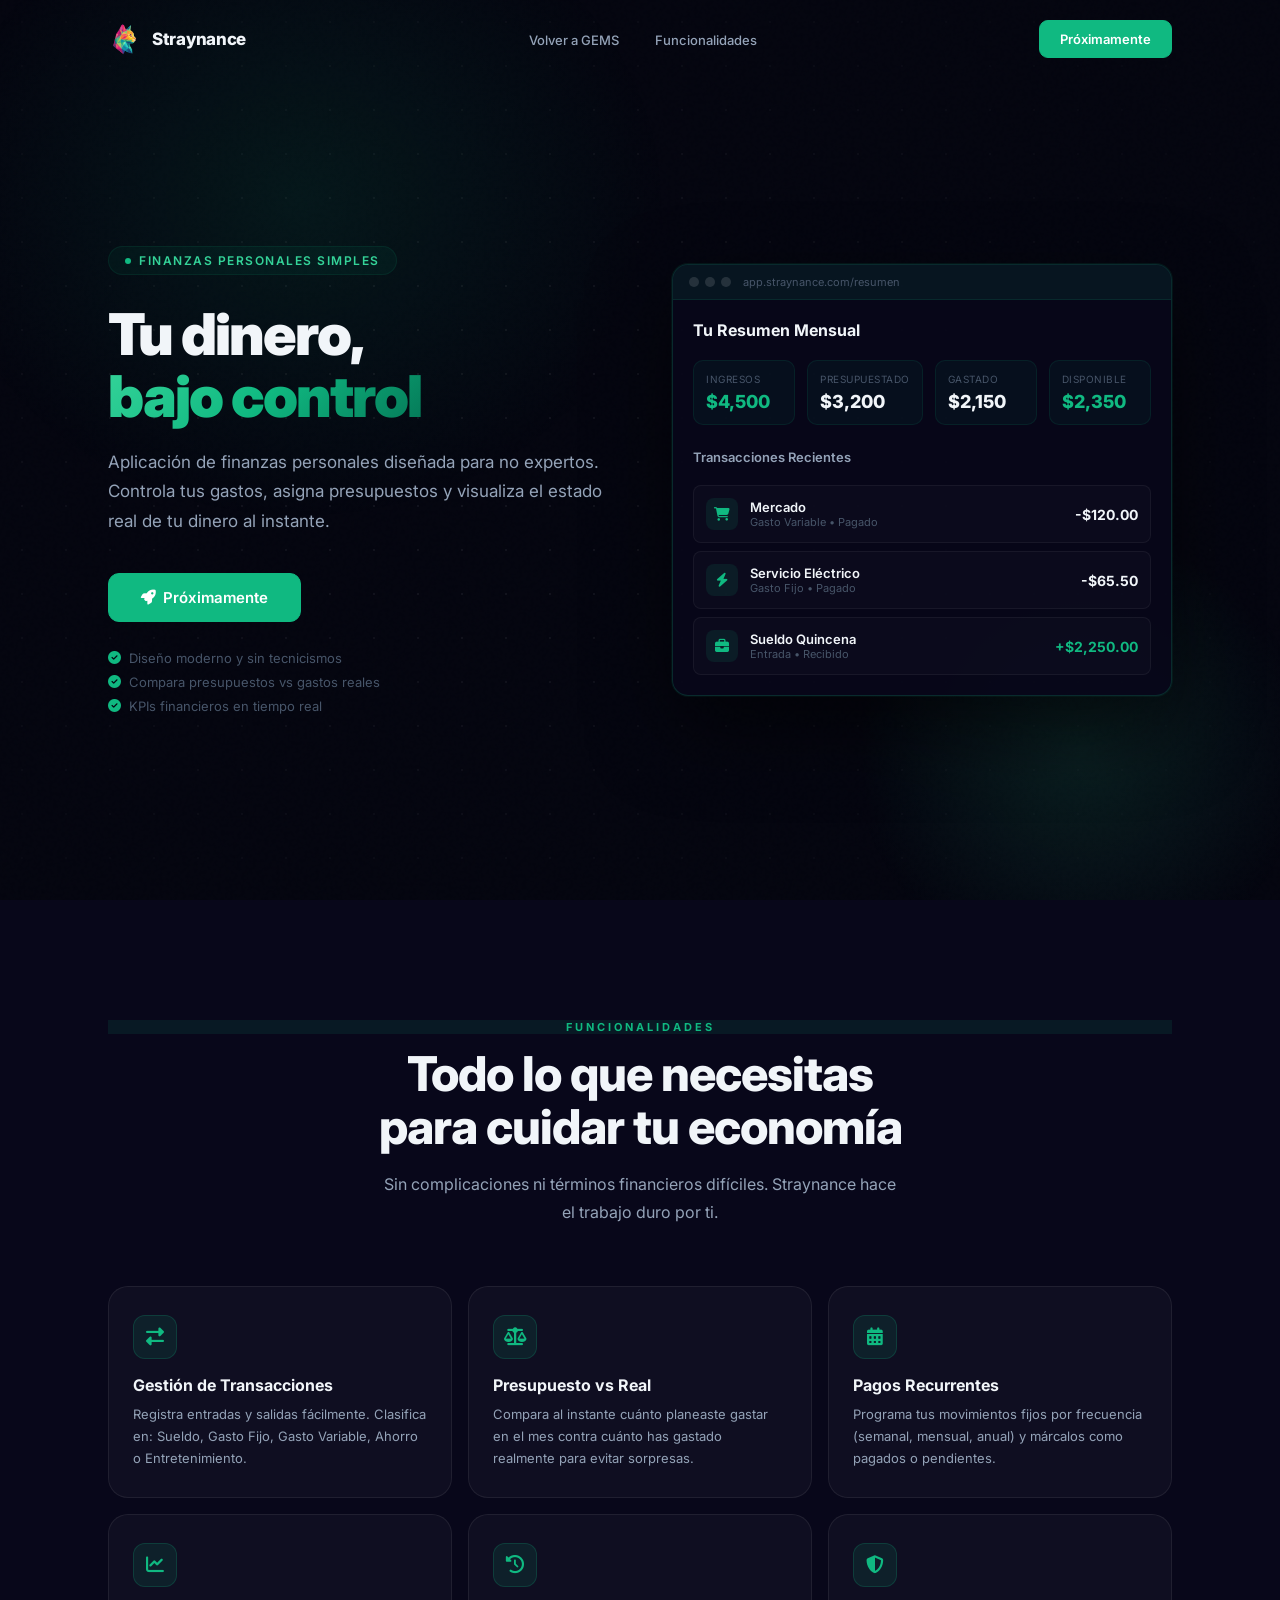
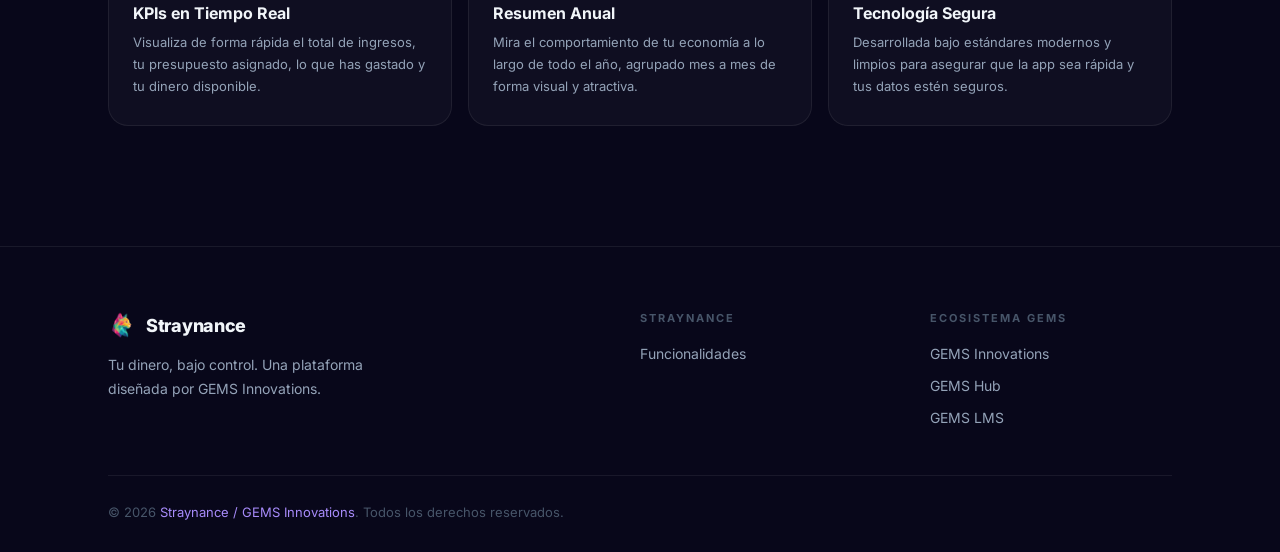
<file: straynance.html>
<!DOCTYPE html>
<html lang="es">
<head>
  <meta charset="UTF-8">
  <meta name="viewport" content="width=device-width, initial-scale=1.0">
  <title>Straynance — Tu dinero, bajo control</title>
  <meta name="description" content="Aplicación de finanzas personales diseñada para no expertos. Controla tus gastos, asigna presupuestos y visualiza el estado real de tu dinero.">
  <link rel="shortcut icon" href="favicon.ico" type="image/x-icon">
  <link rel="preconnect" href="https://fonts.googleapis.com">
  <link rel="preconnect" href="https://fonts.gstatic.com" crossorigin>
  <link href="https://fonts.googleapis.com/css2?family=Inter:wght@300;400;500;600;700;800;900&display=swap" rel="stylesheet">
  <link rel="stylesheet" href="https://cdnjs.cloudflare.com/ajax/libs/font-awesome/6.5.0/css/all.min.css">
  <link rel="stylesheet" href="./assets/css/gems-design-system.css">
  <style>
    /* ── STRAYNANCE SPECIFIC ─────────────────────────────────────────────── */
    :root {
      --stray-green: #10b981;
      --stray-green-dark: #059669;
      --stray-green-light: #34d399;
      --stray-green-dim: rgba(16, 185, 129, 0.1);
    }
    
    .stray-hero { min-height: 100vh; padding: 140px 0 80px; position: relative; overflow: hidden; display: flex; align-items: center; }
    .stray-hero-blob-1 { position: absolute; top: -150px; left: -100px; width: 800px; height: 700px; background: radial-gradient(ellipse, rgba(16,185,129,0.1) 0%, transparent 65%); pointer-events: none; }
    .stray-hero-blob-2 { position: absolute; bottom: -100px; right: -50px; width: 500px; height: 500px; background: radial-gradient(ellipse, rgba(52,211,153,0.12) 0%, transparent 65%); pointer-events: none; }
    .stray-hero-grid { position: absolute; inset: 0; background-image: radial-gradient(rgba(255,255,255,0.055) 1px, transparent 1px); background-size: 44px 44px; mask-image: radial-gradient(ellipse 80% 80% at 40% 50%, black 20%, transparent 100%); pointer-events: none; }
    .stray-hero-inner { display: grid; grid-template-columns: 1fr 1fr; gap: 64px; align-items: center; position: relative; z-index: 1; }
    .stray-hero-content .g-eyebrow { margin-bottom: 28px; color: var(--stray-green-light); border-color: var(--stray-green-dim); background: rgba(16,185,129,0.05); }
    .stray-hero-content .g-eyebrow-dot { background: var(--stray-green); }
    .stray-hero-title { font-size: clamp(32px, 4.5vw, 60px); font-weight: 900; line-height: 1.08; letter-spacing: -2px; color: var(--text); margin-bottom: 20px; }
    .stray-hero-title .accent { background: linear-gradient(135deg, var(--stray-green-light), var(--stray-green), #047857); -webkit-background-clip: text; -webkit-text-fill-color: transparent; background-clip: text; }
    .stray-hero-sub { font-size: 17px; line-height: 1.75; color: var(--text-2); margin-bottom: 36px; }
    .stray-hero-actions { display: flex; gap: 12px; flex-wrap: wrap; margin-bottom: 28px; }
    .stray-hero-proof { display: flex; flex-direction: column; gap: 8px; }
    .stray-proof-item { display: flex; align-items: center; gap: 8px; font-size: 13px; color: var(--text-3); }
    .stray-proof-item i { color: var(--stray-green); }

    .btn-stray { background: var(--stray-green); color: #fff; border: 1px solid var(--stray-green); }
    .btn-stray:hover { background: var(--stray-green-dark); border-color: var(--stray-green-dark); }

    /* Mockup */
    .stray-mockup { background: rgba(8,7,26,0.9); border: 1px solid rgba(16,185,129,0.2); border-radius: 16px; overflow: hidden; box-shadow: 0 32px 80px rgba(0,0,0,0.5), 0 0 0 1px rgba(16,185,129,0.1); }
    .stray-mock-topbar { background: rgba(16,185,129,0.08); border-bottom: 1px solid rgba(16,185,129,0.12); padding: 10px 16px; display: flex; align-items: center; gap: 12px; }
    .stray-mock-dots { display: flex; gap: 6px; }
    .stray-mock-dots span { width: 10px; height: 10px; border-radius: 50%; background: rgba(255,255,255,0.12); }
    .stray-mock-url { font-size: 11px; color: var(--text-3); font-family: 'Inter', monospace; }
    .stray-mock-body { display: flex; padding: 20px; flex-direction: column; gap: 16px; }
    
    .stray-kpis { display: grid; grid-template-columns: repeat(4, 1fr); gap: 12px; }
    .stray-kpi { background: rgba(16,185,129,0.05); border: 1px solid rgba(16,185,129,0.1); border-radius: 10px; padding: 12px; }
    .stray-kpi-label { font-size: 10px; color: var(--text-3); margin-bottom: 6px; text-transform: uppercase; letter-spacing: 0.5px; }
    .stray-kpi-val { font-size: 18px; font-weight: 800; color: var(--text); }
    .stray-kpi-val.green { color: var(--stray-green); }

    .stray-list { display: flex; flex-direction: column; gap: 8px; }
    .stray-list-item { display: flex; align-items: center; justify-content: space-between; padding: 12px; background: rgba(255,255,255,0.02); border-radius: 8px; border: 1px solid rgba(255,255,255,0.05); }
    .stray-li-left { display: flex; align-items: center; gap: 12px; }
    .stray-li-icon { width: 32px; height: 32px; border-radius: 8px; background: rgba(16,185,129,0.1); color: var(--stray-green); display: flex; align-items: center; justify-content: center; font-size: 14px; }
    .stray-li-title { font-size: 13px; font-weight: 600; color: var(--text); }
    .stray-li-sub { font-size: 11px; color: var(--text-3); }
    .stray-li-amount { font-size: 14px; font-weight: 700; }
    .stray-li-amount.out { color: var(--text); }
    .stray-li-amount.in { color: var(--stray-green); }

    /* Modules */
    .stray-modules-grid { display: grid; grid-template-columns: repeat(3, 1fr); gap: 16px; margin-top: 40px;}
    .stray-module-card { background: var(--surface); border: 1px solid var(--border); border-radius: var(--r-lg); padding: 28px 24px; transition: all 0.3s var(--ease); }
    .stray-module-card:hover { border-color: var(--stray-green); background: rgba(16,185,129,0.02); transform: translateY(-3px); }
    .stray-module-icon { width: 44px; height: 44px; border-radius: 12px; display: flex; align-items: center; justify-content: center; font-size: 18px; margin-bottom: 16px; background: var(--stray-green-dim); border: 1px solid rgba(16,185,129,0.2); color: var(--stray-green); }
    .stray-module-name { font-size: 16px; font-weight: 700; color: var(--text); margin-bottom: 8px; }
    .stray-module-desc { font-size: 13px; color: var(--text-2); line-height: 1.7; }

    @media (max-width: 1024px) {
      .stray-hero-inner { grid-template-columns: 1fr; }
      .stray-modules-grid { grid-template-columns: repeat(2, 1fr); }
      .stray-kpis { grid-template-columns: repeat(2, 1fr); }
    }
    @media (max-width: 640px) {
      .stray-modules-grid { grid-template-columns: 1fr; }
    }
  </style>
</head>
<body>

<nav class="g-nav" id="nav">
  <div class="container">
    <div class="g-nav__inner">
      <a href="./index.html" class="g-nav__logo">
        <img src="assets/images/stray.png" alt="Straynance" class="g-nav__logo-img" style="border-radius:6px;">
        <span class="g-nav__logo-name">Straynance</span>
      </a>
      <ul class="g-nav__links">
        <li><a href="./index.html">Volver a GEMS</a></li>
        <li><a href="#funciones">Funcionalidades</a></li>
      </ul>
      <div class="g-nav__cta">
        <a href="#" class="btn btn-stray">Próximamente</a>
      </div>
    </div>
  </div>
</nav>

<section class="stray-hero">
  <div class="stray-hero-blob-1"></div>
  <div class="stray-hero-blob-2"></div>
  <div class="stray-hero-grid"></div>
  <div class="container">
    <div class="stray-hero-inner">
      <div class="stray-hero-content">
        <div class="g-eyebrow">
          <span class="g-eyebrow-dot"></span>
          Finanzas Personales Simples
        </div>
        <h1 class="stray-hero-title">
          Tu dinero,<br>
          <span class="accent">bajo control</span>
        </h1>
        <p class="stray-hero-sub">
          Aplicación de finanzas personales diseñada para no expertos. Controla tus gastos, asigna presupuestos y visualiza el estado real de tu dinero al instante.
        </p>
        <div class="stray-hero-actions">
          <a href="#" class="btn btn-stray btn-lg"><i class="fas fa-rocket"></i> Próximamente</a>
        </div>
        <div class="stray-hero-proof">
          <div class="stray-proof-item"><i class="fas fa-check-circle"></i> Diseño moderno y sin tecnicismos</div>
          <div class="stray-proof-item"><i class="fas fa-check-circle"></i> Compara presupuestos vs gastos reales</div>
          <div class="stray-proof-item"><i class="fas fa-check-circle"></i> KPIs financieros en tiempo real</div>
        </div>
      </div>

      <div class="stray-mockup">
        <div class="stray-mock-topbar">
          <div class="stray-mock-dots"><span></span><span></span><span></span></div>
          <div class="stray-mock-url">app.straynance.com/resumen</div>
        </div>
        <div class="stray-mock-body">
          <div style="font-size:16px; font-weight:700; margin-bottom:4px;">Tu Resumen Mensual</div>
          <div class="stray-kpis">
            <div class="stray-kpi"><div class="stray-kpi-label">Ingresos</div><div class="stray-kpi-val green">$4,500</div></div>
            <div class="stray-kpi"><div class="stray-kpi-label">Presupuestado</div><div class="stray-kpi-val">$3,200</div></div>
            <div class="stray-kpi"><div class="stray-kpi-label">Gastado</div><div class="stray-kpi-val">$2,150</div></div>
            <div class="stray-kpi"><div class="stray-kpi-label">Disponible</div><div class="stray-kpi-val green">$2,350</div></div>
          </div>
          <div style="font-size:13px; font-weight:600; margin-top:8px; margin-bottom:4px; color:var(--text-2);">Transacciones Recientes</div>
          <div class="stray-list">
            <div class="stray-list-item">
              <div class="stray-li-left">
                <div class="stray-li-icon"><i class="fas fa-shopping-cart"></i></div>
                <div><div class="stray-li-title">Mercado</div><div class="stray-li-sub">Gasto Variable • Pagado</div></div>
              </div>
              <div class="stray-li-amount out">-$120.00</div>
            </div>
            <div class="stray-list-item">
              <div class="stray-li-left">
                <div class="stray-li-icon"><i class="fas fa-bolt"></i></div>
                <div><div class="stray-li-title">Servicio Eléctrico</div><div class="stray-li-sub">Gasto Fijo • Pagado</div></div>
              </div>
              <div class="stray-li-amount out">-$65.50</div>
            </div>
            <div class="stray-list-item">
              <div class="stray-li-left">
                <div class="stray-li-icon"><i class="fas fa-briefcase"></i></div>
                <div><div class="stray-li-title">Sueldo Quincena</div><div class="stray-li-sub">Entrada • Recibido</div></div>
              </div>
              <div class="stray-li-amount in">+$2,250.00</div>
            </div>
          </div>
        </div>
      </div>
    </div>
  </div>
</section>

<section class="section section--alt" id="funciones">
  <div class="container">
    <div class="sh center">
      <div class="sh-label" style="color:var(--stray-green); background:rgba(16,185,129,0.1); border-color:rgba(16,185,129,0.2);">Funcionalidades</div>
      <h2 class="sh-title">Todo lo que necesitas<br>para cuidar tu economía</h2>
      <p class="sh-sub">Sin complicaciones ni términos financieros difíciles. Straynance hace el trabajo duro por ti.</p>
    </div>
    
    <div class="stray-modules-grid">
      <div class="stray-module-card reveal">
        <div class="stray-module-icon"><i class="fas fa-exchange-alt"></i></div>
        <div class="stray-module-name">Gestión de Transacciones</div>
        <div class="stray-module-desc">Registra entradas y salidas fácilmente. Clasifica en: Sueldo, Gasto Fijo, Gasto Variable, Ahorro o Entretenimiento.</div>
      </div>
      <div class="stray-module-card reveal reveal-d1">
        <div class="stray-module-icon"><i class="fas fa-balance-scale"></i></div>
        <div class="stray-module-name">Presupuesto vs Real</div>
        <div class="stray-module-desc">Compara al instante cuánto planeaste gastar en el mes contra cuánto has gastado realmente para evitar sorpresas.</div>
      </div>
      <div class="stray-module-card reveal reveal-d2">
        <div class="stray-module-icon"><i class="fas fa-calendar-alt"></i></div>
        <div class="stray-module-name">Pagos Recurrentes</div>
        <div class="stray-module-desc">Programa tus movimientos fijos por frecuencia (semanal, mensual, anual) y márcalos como pagados o pendientes.</div>
      </div>
      <div class="stray-module-card reveal">
        <div class="stray-module-icon"><i class="fas fa-chart-line"></i></div>
        <div class="stray-module-name">KPIs en Tiempo Real</div>
        <div class="stray-module-desc">Visualiza de forma rápida el total de ingresos, tu presupuesto asignado, lo que has gastado y tu dinero disponible.</div>
      </div>
      <div class="stray-module-card reveal reveal-d1">
        <div class="stray-module-icon"><i class="fas fa-history"></i></div>
        <div class="stray-module-name">Resumen Anual</div>
        <div class="stray-module-desc">Mira el comportamiento de tu economía a lo largo de todo el año, agrupado mes a mes de forma visual y atractiva.</div>
      </div>
      <div class="stray-module-card reveal reveal-d2">
        <div class="stray-module-icon"><i class="fas fa-shield-alt"></i></div>
        <div class="stray-module-name">Tecnología Segura</div>
        <div class="stray-module-desc">Desarrollada bajo estándares modernos y limpios para asegurar que la app sea rápida y tus datos estén seguros.</div>
      </div>
    </div>
  </div>
</section>

<footer class="g-footer">
  <div class="container">
    <div class="g-footer-grid">
      <div>
        <div class="g-footer-brand-name" style="display:flex;align-items:center;gap:10px;">
          <img src="assets/images/stray.png" alt="Straynance" style="width:28px;height:28px;object-fit:contain;border-radius:4px;">
          Straynance
        </div>
        <p class="g-footer-brand-desc">Tu dinero, bajo control. Una plataforma diseñada por GEMS Innovations.</p>
      </div>
      <div>
        <div class="g-footer-col-title">Straynance</div>
        <ul class="g-footer-links">
          <li><a href="#funciones">Funcionalidades</a></li>
        </ul>
      </div>
      <div>
        <div class="g-footer-col-title">Ecosistema GEMS</div>
        <ul class="g-footer-links">
          <li><a href="./index.html">GEMS Innovations</a></li>
          <li><a href="./gems-hub.html">GEMS Hub</a></li>
          <li><a href="./gems-lms.html">GEMS LMS</a></li>
        </ul>
      </div>
    </div>
    <div class="g-footer-bottom">
      <p>© 2026 <span>Straynance / GEMS Innovations</span>. Todos los derechos reservados.</p>
    </div>
  </div>
</footer>

<script>
  const nav = document.getElementById('nav');
  window.addEventListener('scroll', () => {
    nav.classList.toggle('scrolled', window.scrollY > 40);
  });
  
  const ro = new IntersectionObserver(entries => {
    entries.forEach(e => { if (e.isIntersecting) { e.target.classList.add('visible'); ro.unobserve(e.target); } });
  }, {threshold: 0.1});
  document.querySelectorAll('.reveal').forEach(el => ro.observe(el));
</script>
</body>
</html>
</file>
<file: assets/css/gems-design-system.css>
/* ════════════════════════════════════════════════════════════════════════
   GEMS Design System — Shared base for all pages
   Purple / Indigo palette · Inter font · Minimalist futuristic
   ════════════════════════════════════════════════════════════════════════ */

/* ── RESET & ROOT ────────────────────────────────────────────────────────── */
*, *::before, *::after { box-sizing: border-box; margin: 0; padding: 0; }

:root {
  --bg:           #04050f;
  --bg-2:         #08071a;
  --surface:      rgba(255,255,255,0.03);
  --border:       rgba(255,255,255,0.07);
  --border-hover: rgba(139,92,246,0.35);

  --purple:       #8b5cf6;
  --purple-dim:   rgba(139,92,246,0.12);
  --purple-glow:  rgba(139,92,246,0.28);
  --purple-light: #a78bfa;
  --indigo:       #6366f1;
  --indigo-dim:   rgba(99,102,241,0.12);

  --text:   #f1f5f9;
  --text-2: #94a3b8;
  --text-3: #475569;

  --r:    14px;
  --r-lg: 20px;
  --ease: cubic-bezier(0.4,0,0.2,1);
}

html { scroll-behavior: smooth; }
body {
  font-family: 'Inter', sans-serif;
  background: var(--bg);
  color: var(--text);
  overflow-x: hidden;
  /* Custom Premium Cursor: Arrowhead with GEMS multicolor dot */
  cursor: url("data:image/svg+xml,%3Csvg width='36' height='36' viewBox='0 0 36 36' fill='none' xmlns='http://www.w3.org/2000/svg'%3E%3Cdefs%3E%3ClinearGradient id='g1' x1='0%25' y1='0%25' x2='100%25' y2='100%25'%3E%3Cstop offset='0%25' stop-color='%238b5cf6' /%3E%3Cstop offset='50%25' stop-color='%23ec4899' /%3E%3Cstop offset='100%25' stop-color='%2306b6d4' /%3E%3C/linearGradient%3E%3C/defs%3E%3Cpath d='M8 8 L24 14 L16 16 L14 24 Z' fill='rgba(8,7,26,0.95)' stroke='rgba(139,92,246,0.8)' stroke-width='1.5' stroke-linejoin='round'/%3E%3Ccircle cx='14.5' cy='14.5' r='2' fill='url(%23g1)'/%3E%3C/svg%3E") 8 8, auto;
}

/* Custom Cursor for hovering over cards (Applies to card and all its text/children) */
.g-card, .g-card p, .g-card div, .g-card span, .g-card h3, .g-card i, .g-card img {
  cursor: url("data:image/svg+xml,%3Csvg width='48' height='48' viewBox='0 0 48 48' fill='none' xmlns='http://www.w3.org/2000/svg'%3E%3Cdefs%3E%3ClinearGradient id='g1' x1='0%25' y1='0%25' x2='100%25' y2='100%25'%3E%3Cstop offset='0%25' stop-color='%238b5cf6' /%3E%3Cstop offset='50%25' stop-color='%23ec4899' /%3E%3Cstop offset='100%25' stop-color='%2306b6d4' /%3E%3C/linearGradient%3E%3C/defs%3E%3Ccircle cx='24' cy='24' r='20' fill='rgba(139,92,246,0.05)' stroke='rgba(139,92,246,0.3)' stroke-width='1.5'/%3E%3Ccircle cx='24' cy='24' r='4' fill='url(%23g1)'/%3E%3C/svg%3E") 24 24, auto !important;
}

/* Custom Cursor for clickable elements */
a, button, .btn, .hub-faq-question, .g-nav__hamburger, .g-team-dot {
  cursor: url("data:image/svg+xml,%3Csvg width='36' height='36' viewBox='0 0 36 36' fill='none' xmlns='http://www.w3.org/2000/svg'%3E%3Cdefs%3E%3ClinearGradient id='g1' x1='0%25' y1='0%25' x2='100%25' y2='100%25'%3E%3Cstop offset='0%25' stop-color='%238b5cf6' /%3E%3Cstop offset='50%25' stop-color='%23ec4899' /%3E%3Cstop offset='100%25' stop-color='%2306b6d4' /%3E%3C/linearGradient%3E%3C/defs%3E%3Ccircle cx='18' cy='18' r='14' fill='rgba(139,92,246,0.2)' stroke='url(%23g1)' stroke-width='2'/%3E%3Ccircle cx='18' cy='18' r='5' fill='%23ffffff'/%3E%3C/svg%3E") 18 18, pointer !important;
}
a *, button *, .btn * {
  cursor: inherit !important;
}

::selection { background: var(--purple-dim); color: var(--purple-light); }

::-webkit-scrollbar { width: 4px; }
::-webkit-scrollbar-track { background: transparent; }
::-webkit-scrollbar-thumb { background: var(--purple); border-radius: 4px; }

/* ── NOISE TEXTURE ───────────────────────────────────────────────────────── */
body::before {
  content: '';
  position: fixed; inset: 0;
  background-image: url("data:image/svg+xml,%3Csvg viewBox='0 0 256 256' xmlns='http://www.w3.org/2000/svg'%3E%3Cfilter id='n'%3E%3CfeTurbulence type='fractalNoise' baseFrequency='0.9' numOctaves='4' stitchTiles='stitch'/%3E%3C/filter%3E%3Crect width='100%25' height='100%25' filter='url(%23n)' opacity='0.035'/%3E%3C/svg%3E");
  pointer-events: none; z-index: 0; opacity: 0.4;
}

/* ── LAYOUT ──────────────────────────────────────────────────────────────── */
.container { max-width: 1120px; margin: 0 auto; padding: 0 28px; position: relative; z-index: 1; }
.section    { padding: 120px 0; }
.section--alt { background: var(--bg-2); }

/* ── NAVBAR ──────────────────────────────────────────────────────────────── */
.g-nav {
  position: fixed; top: 0; left: 0; right: 0; z-index: 100;
  padding: 20px 0;
  border-bottom: 1px solid transparent;
  transition: all 0.4s var(--ease);
}
.g-nav.scrolled {
  background: rgba(4,5,15,0.88);
  backdrop-filter: blur(24px);
  -webkit-backdrop-filter: blur(24px);
  border-bottom-color: var(--border);
}
.g-nav__inner {
  display: flex; align-items: center; justify-content: space-between;
}
.g-nav__logo {
  display: flex; align-items: center; gap: 10px;
  font-weight: 800; font-size: 17px; color: var(--text);
  letter-spacing: -0.3px; text-decoration: none;
}
.g-nav__logo-mark {
  width: 34px; height: 34px;
  background: linear-gradient(135deg, var(--purple), var(--indigo));
  border-radius: 9px;
  display: flex; align-items: center; justify-content: center;
  font-size: 14px;
  flex-shrink: 0;
}
.g-nav__logo-img {
  width: 34px; height: 34px;
  object-fit: contain; border-radius: 8px;
  flex-shrink: 0;
  mix-blend-mode: screen;
}
.g-nav__links {
  display: flex; align-items: center; gap: 36px; list-style: none;
}
.g-nav__links a {
  font-size: 13px; font-weight: 500; color: var(--text-2);
  text-decoration: none; transition: color 0.2s;
  position: relative;
}
.g-nav__links a::after {
  content: ''; position: absolute; bottom: -4px; left: 0;
  width: 0; height: 1px;
  background: var(--purple);
  transition: width 0.25s var(--ease);
}
.g-nav__links a:hover { color: var(--text); }
.g-nav__links a:hover::after { width: 100%; }
.g-nav__links a.active { color: var(--purple-light); }
.g-nav__links a.active::after { width: 100%; }
.g-nav__cta {
  display: flex; align-items: center; gap: 10px;
}

/* ── BUTTONS ─────────────────────────────────────────────────────────────── */
.btn {
  display: inline-flex; align-items: center; gap: 7px;
  padding: 10px 20px; border-radius: 9px;
  font-size: 13px; font-weight: 600; font-family: 'Inter', sans-serif;
  cursor: pointer; border: none;
  transition: all 0.2s var(--ease);
  text-decoration: none;
}
.btn-ghost {
  background: transparent; color: var(--text-2);
  border: 1px solid var(--border);
}
.btn-ghost:hover {
  border-color: var(--border-hover); color: var(--purple-light);
  background: var(--purple-dim);
}
.btn-primary {
  background: linear-gradient(135deg, var(--purple), var(--indigo));
  color: #ffffff; font-weight: 700;
  box-shadow: 0 0 28px var(--purple-glow);
}
.btn-primary:hover {
  transform: translateY(-2px);
  box-shadow: 0 0 44px rgba(139,92,246,0.45);
  filter: brightness(1.08);
}
.btn-lg { padding: 14px 32px; font-size: 15px; border-radius: 11px; }
.btn-sm { padding: 9px 16px;  font-size: 12px; border-radius: 8px; }
.btn-wa {
  background: #16a34a; color: #fff;
  box-shadow: 0 0 20px rgba(22,163,74,0.25);
}
.btn-wa:hover {
  transform: translateY(-2px);
  background: #15803d;
  box-shadow: 0 0 30px rgba(22,163,74,0.35);
}

/* ── SECTION HEADER ──────────────────────────────────────────────────────── */
.sh { margin-bottom: 60px; }
.sh.center { text-align: center; }
.sh.center .sh-sub { margin: 0 auto; }
.sh-label {
  font-size: 11px; font-weight: 700; letter-spacing: 3px;
  text-transform: uppercase; color: var(--purple-light); margin-bottom: 14px;
}
.sh-title {
  font-size: clamp(28px, 4vw, 48px);
  font-weight: 800; line-height: 1.1;
  letter-spacing: -1px; color: var(--text); margin-bottom: 16px;
}
.sh-sub {
  font-size: 16px; color: var(--text-2);
  line-height: 1.75; max-width: 520px;
}

/* ── HERO BASE ───────────────────────────────────────────────────────────── */
.g-hero {
  min-height: 100vh;
  display: flex; align-items: center;
  padding: 120px 0 80px;
  position: relative; overflow: hidden;
}
.g-hero-blob-1 {
  position: absolute; top: -200px; left: 50%;
  transform: translateX(-20%);
  width: 900px; height: 700px;
  background: radial-gradient(ellipse, rgba(139,92,246,0.09) 0%, transparent 65%);
  pointer-events: none;
}
.g-hero-blob-2 {
  position: absolute; bottom: -100px; right: -100px;
  width: 500px; height: 500px;
  background: radial-gradient(ellipse, rgba(99,102,241,0.11) 0%, transparent 65%);
  pointer-events: none;
}
.g-hero-grid {
  position: absolute; inset: 0;
  background-image: radial-gradient(rgba(255,255,255,0.055) 1px, transparent 1px);
  background-size: 44px 44px;
  mask-image: radial-gradient(ellipse 80% 80% at 50% 50%, black 20%, transparent 100%);
  pointer-events: none;
}
.g-hero-inner {
  text-align: center; max-width: 860px; margin: 0 auto;
  position: relative; z-index: 1;
}
.g-eyebrow {
  display: inline-flex; align-items: center; gap: 8px;
  background: rgba(139,92,246,0.08);
  border: 1px solid rgba(139,92,246,0.22);
  border-radius: 50px; padding: 6px 16px;
  font-size: 12px; font-weight: 600; letter-spacing: 1.5px;
  text-transform: uppercase; color: var(--purple-light);
  margin-bottom: 36px;
}
.g-eyebrow-dot {
  width: 6px; height: 6px; border-radius: 50%;
  background: var(--purple);
  animation: blink 2s ease-in-out infinite;
}
@keyframes blink {
  0%,100% { opacity: 1; transform: scale(1); }
  50%      { opacity: 0.3; transform: scale(0.7); }
}
.g-hero-title {
  font-size: clamp(40px, 7vw, 84px);
  font-weight: 900; line-height: 1.0;
  letter-spacing: -3px; color: var(--text); margin-bottom: 28px;
}
.g-hero-title .accent {
  background: linear-gradient(135deg, var(--purple-light) 0%, var(--purple) 50%, var(--indigo) 100%);
  -webkit-background-clip: text; -webkit-text-fill-color: transparent; background-clip: text;
}
.g-hero-sub {
  font-size: 18px; line-height: 1.75; color: var(--text-2);
  max-width: 560px; margin: 0 auto 44px; font-weight: 400;
}
.g-hero-actions {
  display: flex; align-items: center; justify-content: center;
  gap: 14px; flex-wrap: wrap; margin-bottom: 64px;
}
.g-hero-proof {
  display: flex; align-items: center; justify-content: center;
  gap: 32px; flex-wrap: wrap;
}
.g-proof-item {
  display: flex; align-items: center; gap: 8px;
  font-size: 13px; color: var(--text-3);
}
.g-proof-item i { color: var(--purple-light); font-size: 12px; }

/* Stats strip */
.g-stats {
  display: grid; grid-template-columns: repeat(3, 1fr);
  gap: 1px; background: var(--border);
  border: 1px solid var(--border); border-radius: 16px;
  overflow: hidden; margin-top: 72px;
  max-width: 700px; margin-left: auto; margin-right: auto;
}
.g-stat { background: var(--bg); padding: 28px 24px; text-align: center; }
.g-stat-number {
  font-size: 40px; font-weight: 900; letter-spacing: -2px;
  background: linear-gradient(135deg, var(--purple-light), var(--purple));
  -webkit-background-clip: text; -webkit-text-fill-color: transparent; background-clip: text;
  line-height: 1; margin-bottom: 6px;
}
.g-stat-label { font-size: 12px; color: var(--text-3); font-weight: 500; }

/* ── MARQUEE STRIP ───────────────────────────────────────────────────────── */
.g-marquee {
  padding: 48px 0;
  border-top: 1px solid var(--border); border-bottom: 1px solid var(--border);
  background: var(--bg-2); overflow: hidden; position: relative;
}
.g-marquee::before,
.g-marquee::after {
  content: ''; position: absolute; top: 0; bottom: 0; width: 120px; z-index: 2;
}
.g-marquee::before { left: 0;  background: linear-gradient(90deg,  var(--bg-2), transparent); }
.g-marquee::after  { right: 0; background: linear-gradient(-90deg, var(--bg-2), transparent); }
.g-marquee-track {
  display: flex; gap: 40px;
  animation: marquee 28s linear infinite; width: max-content;
}
@keyframes marquee { 0% { transform: translateX(0); } 100% { transform: translateX(-50%); } }
.g-marquee-item {
  display: flex; align-items: center; gap: 10px;
  font-size: 13px; font-weight: 600; color: var(--text-3);
  white-space: nowrap; padding: 0 8px;
}

/* ── GLASS CARDS ─────────────────────────────────────────────────────────── */
.g-card {
  background: var(--surface);
  border: 1px solid var(--border);
  border-radius: var(--r-lg);
  transition: all 0.3s var(--ease);
  position: relative; overflow: hidden;
}
.g-card::before {
  content: '';
  position: absolute; top: 0; left: 0; right: 0; height: 1px;
  background: linear-gradient(90deg, transparent, var(--purple), transparent);
  opacity: 0; transition: opacity 0.3s;
}
.g-card:hover {
  border-color: var(--border-hover);
  background: rgba(139,92,246,0.04);
  transform: translateY(-4px);
  box-shadow: 0 24px 48px rgba(0,0,0,0.3), 0 0 0 1px rgba(139,92,246,0.08);
}
.g-card:hover::before { opacity: 1; }

/* ── SERVICE CARDS (2-col grid) ──────────────────────────────────────────── */
.g-services-grid {
  display: grid; grid-template-columns: repeat(2, 1fr); gap: 16px;
}
.g-service-card {
  padding: 36px 32px; cursor: pointer;
}
.g-service-icon {
  width: 48px; height: 48px; border-radius: 12px;
  background: var(--purple-dim);
  border: 1px solid rgba(139,92,246,0.2);
  display: flex; align-items: center; justify-content: center;
  font-size: 20px; color: var(--purple-light);
  margin-bottom: 20px; transition: all 0.3s;
}
.g-card:hover .g-service-icon {
  background: linear-gradient(135deg, var(--purple), var(--indigo));
  color: #fff; box-shadow: 0 0 20px var(--purple-glow);
}
.g-service-name { font-size: 17px; font-weight: 700; color: var(--text); margin-bottom: 10px; }
.g-service-desc { font-size: 14px; color: var(--text-2); line-height: 1.7; }
.g-service-arrow {
  position: absolute; bottom: 24px; right: 28px;
  font-size: 13px; color: var(--text-3); transition: all 0.25s;
}
.g-card:hover .g-service-arrow { color: var(--purple-light); transform: translate(3px,-3px); }

/* ── PRODUCT CARDS (3-col grid) ──────────────────────────────────────────── */
.g-products-grid {
  display: grid; grid-template-columns: repeat(2, 1fr); gap: 20px;
}
.g-product-card {
  padding: 32px 28px;
  display: flex; flex-direction: column;
}
.g-product-card:hover {
  transform: translateY(-6px);
  box-shadow: 0 32px 64px rgba(0,0,0,0.35), 0 0 0 1px rgba(139,92,246,0.1);
}
.g-product-tag {
  display: inline-flex; align-items: center; gap: 5px;
  font-size: 10px; font-weight: 700; letter-spacing: 1.5px;
  text-transform: uppercase; padding: 4px 10px;
  border-radius: 50px; border: 1px solid; margin-bottom: 20px; width: fit-content;
}
.tag-purple { color: var(--purple-light); border-color: rgba(139,92,246,0.3); background: rgba(139,92,246,0.08); }
.tag-indigo { color: #a5b4fc;            border-color: rgba(99,102,241,0.3);  background: rgba(99,102,241,0.08); }
.tag-violet { color: #d8b4fe;            border-color: rgba(168,85,247,0.3);  background: rgba(168,85,247,0.08); }

.g-product-icon {
  width: 64px; height: 64px; border-radius: 16px;
  display: flex; align-items: center; justify-content: center;
  font-size: 28px; margin-bottom: 20px;
  transition: transform 0.3s var(--ease);
}
.g-product-card:hover .g-product-icon { transform: scale(1.08) translateY(-4px); }
.icon-purple { background: linear-gradient(135deg, rgba(139,92,246,0.18), rgba(99,102,241,0.06)); border: 1px solid rgba(139,92,246,0.25); }
.icon-indigo  { background: linear-gradient(135deg, rgba(99,102,241,0.15), rgba(99,102,241,0.05)); border: 1px solid rgba(99,102,241,0.25); }
.icon-violet  { background: linear-gradient(135deg, rgba(168,85,247,0.15), rgba(168,85,247,0.05)); border: 1px solid rgba(168,85,247,0.25); }

.g-product-name { font-size: 20px; font-weight: 800; color: var(--text); letter-spacing: -0.3px; margin-bottom: 10px; }
.g-product-desc { font-size: 14px; color: var(--text-2); line-height: 1.7; margin-bottom: 20px; flex: 1; }
.g-product-features { display: flex; flex-direction: column; gap: 8px; margin-bottom: 24px; }
.g-product-feature { display: flex; align-items: center; gap: 8px; font-size: 13px; color: var(--text-2); }
.g-product-feature i { color: var(--purple-light); font-size: 10px; }
.g-product-actions { display: flex; gap: 8px; }

/* ── MARKETING GRID ──────────────────────────────────────────────────────── */
.g-marketing-grid {
  display: grid; grid-template-columns: repeat(3, 1fr); gap: 20px;
}
.g-marketing-card {
  padding: 32px 28px;
}
.g-marketing-icon {
  width: 52px; height: 52px; border-radius: 14px;
  background: var(--purple-dim); border: 1px solid rgba(139,92,246,0.2);
  display: flex; align-items: center; justify-content: center;
  font-size: 22px; color: var(--purple-light);
  margin-bottom: 18px; transition: all 0.3s;
}
.g-card:hover .g-marketing-icon {
  background: linear-gradient(135deg, var(--purple), var(--indigo));
  color: #fff; box-shadow: 0 0 16px var(--purple-glow);
}
.g-marketing-name { font-size: 16px; font-weight: 700; color: var(--text); margin-bottom: 10px; }
.g-marketing-desc { font-size: 14px; color: var(--text-2); line-height: 1.7; }

/* ── TEAM SECTION ────────────────────────────────────────────────────────── */
.g-team-section { padding: 120px 0; }
.g-team-desc {
  text-align: center; font-size: 16px; color: var(--text-2);
  max-width: 580px; margin: 0 auto 60px; line-height: 1.75;
}
.g-team-carousel-wrap {
  position: relative; max-width: 900px; margin: 0 auto;
}
.g-team-carousel { overflow: hidden; }
.g-team-slide { display: none; }
.g-team-slide.active { display: flex; }
.g-team-member {
  width: 100%;
  background: var(--surface); border: 1px solid var(--border);
  border-radius: var(--r-lg); padding: 44px 48px;
  display: flex; gap: 48px; align-items: flex-start;
}
.g-team-avatar-wrap { flex-shrink: 0; }
.g-team-avatar {
  width: 100px; height: 100px; border-radius: 50%;
  object-fit: cover;
  border: 2px solid rgba(139,92,246,0.35);
  box-shadow: 0 0 24px rgba(139,92,246,0.2);
}
.g-team-avatar-placeholder {
  width: 100px; height: 100px; border-radius: 50%;
  background: linear-gradient(135deg, var(--purple-dim), var(--indigo-dim));
  border: 2px solid rgba(139,92,246,0.25);
  display: flex; align-items: center; justify-content: center;
  font-size: 36px; color: var(--purple-light);
}
.g-team-badge {
  display: inline-flex; align-items: center; gap: 6px;
  font-size: 10px; font-weight: 700; letter-spacing: 2px;
  text-transform: uppercase; color: var(--purple-light);
  margin-bottom: 6px;
}
.g-team-name { font-size: 22px; font-weight: 800; color: var(--text); letter-spacing: -0.3px; margin-bottom: 4px; }
.g-team-role { font-size: 14px; color: var(--text-2); margin-bottom: 4px; }
.g-team-title {
  display: inline-flex; align-items: center;
  font-size: 11px; font-weight: 600; letter-spacing: 1px;
  text-transform: uppercase; color: var(--purple-light);
  background: var(--purple-dim); border: 1px solid rgba(139,92,246,0.2);
  padding: 3px 10px; border-radius: 50px; margin-bottom: 20px;
}
.g-team-quote {
  font-size: 15px; color: var(--text-2); line-height: 1.8;
  font-style: italic; margin-bottom: 20px;
}
.g-team-social { display: flex; gap: 8px; list-style: none; }
.g-team-social a {
  width: 34px; height: 34px; border-radius: 8px;
  background: var(--surface); border: 1px solid var(--border);
  display: flex; align-items: center; justify-content: center;
  color: var(--text-3); font-size: 13px; text-decoration: none;
  transition: all 0.2s;
}
.g-team-social a:hover {
  border-color: var(--border-hover); color: var(--purple-light);
  background: var(--purple-dim);
}
.g-team-controls {
  display: flex; align-items: center; justify-content: center; gap: 12px; margin-top: 32px;
}
.g-team-btn {
  width: 40px; height: 40px; border-radius: 50%;
  background: var(--surface); border: 1px solid var(--border);
  color: var(--text-2); font-size: 14px;
  display: flex; align-items: center; justify-content: center;
  cursor: pointer; transition: all 0.2s;
}
.g-team-btn:hover {
  border-color: var(--border-hover); color: var(--purple-light); background: var(--purple-dim);
}
.g-team-dots { display: flex; gap: 8px; }
.g-team-dot {
  width: 6px; height: 6px; border-radius: 50%;
  background: var(--text-3); border: none; cursor: pointer;
  transition: all 0.2s; padding: 0;
}
.g-team-dot.active { background: var(--purple); transform: scale(1.3); }

/* ── TECHNOLOGIES ────────────────────────────────────────────────────────── */
.g-tech-grid {
  display: grid; grid-template-columns: repeat(6, 1fr); gap: 16px;
}
.g-tech-item {
  background: var(--surface); border: 1px solid var(--border);
  border-radius: var(--r); padding: 20px 16px;
  display: flex; flex-direction: column; align-items: center; gap: 10px;
  transition: all 0.2s; cursor: default;
}
.g-tech-item:hover {
  border-color: var(--border-hover); background: var(--purple-dim);
  transform: translateY(-3px);
}
.g-tech-item img { width: 36px; height: 36px; object-fit: contain; }
.g-tech-item p { font-size: 12px; color: var(--text-3); font-weight: 500; }

/* ── CTA SECTION ─────────────────────────────────────────────────────────── */
.g-cta {
  text-align: center; position: relative; overflow: hidden;
}
.g-cta-blob {
  position: absolute; top: 50%; left: 50%;
  transform: translate(-50%, -50%);
  width: 600px; height: 400px;
  background: radial-gradient(ellipse, rgba(139,92,246,0.11) 0%, transparent 65%);
  pointer-events: none;
}
.g-cta-inner { position: relative; z-index: 1; max-width: 600px; margin: 0 auto; }
.g-cta-title {
  font-size: clamp(32px, 5vw, 56px);
  font-weight: 900; letter-spacing: -2px; line-height: 1.08;
  color: var(--text); margin-bottom: 20px;
}
.g-cta-sub { font-size: 17px; color: var(--text-2); line-height: 1.7; margin-bottom: 40px; }
.g-cta-actions { display: flex; align-items: center; justify-content: center; gap: 12px; flex-wrap: wrap; }

/* ── FOOTER ──────────────────────────────────────────────────────────────── */
.g-footer {
  background: var(--bg-2); border-top: 1px solid var(--border);
  padding: 64px 0 32px;
}
.g-footer-grid {
  display: grid; grid-template-columns: 2fr 1fr 1fr; gap: 48px; margin-bottom: 48px;
}
.g-footer-brand-name { font-size: 18px; font-weight: 800; letter-spacing: -0.3px; margin-bottom: 14px; }
.g-footer-brand-desc { font-size: 14px; color: var(--text-2); line-height: 1.7; max-width: 300px; margin-bottom: 20px; }
.g-footer-socials { display: flex; gap: 10px; }
.g-social-link {
  width: 36px; height: 36px; border-radius: 9px;
  background: var(--surface); border: 1px solid var(--border);
  display: flex; align-items: center; justify-content: center;
  color: var(--text-3); font-size: 14px; text-decoration: none; transition: all 0.2s;
}
.g-social-link:hover {
  border-color: var(--border-hover); color: var(--purple-light); background: var(--purple-dim);
}
.g-footer-col-title {
  font-size: 11px; font-weight: 700; letter-spacing: 2px;
  text-transform: uppercase; color: var(--text-3); margin-bottom: 18px;
}
.g-footer-links { list-style: none; display: flex; flex-direction: column; gap: 12px; }
.g-footer-links a { font-size: 14px; color: var(--text-2); text-decoration: none; transition: color 0.2s; }
.g-footer-links a:hover { color: var(--text); }
.g-footer-bottom {
  border-top: 1px solid var(--border); padding-top: 28px;
  display: flex; align-items: center; justify-content: space-between;
}
.g-footer-bottom p { font-size: 13px; color: var(--text-3); }
.g-footer-bottom span { color: var(--purple-light); }

/* ── FLOATING ACTION BUTTONS ─────────────────────────────────────────────── */
.g-fab-group {
  position: fixed; bottom: 24px; right: 24px; z-index: 90;
  display: flex; flex-direction: column; align-items: center; gap: 10px;
}

/* WhatsApp FAB */
.g-wa-fab {
  width: 48px; height: 48px; border-radius: 50%;
  background: rgba(34,197,94,0.1);
  border: 1px solid rgba(34,197,94,0.35);
  backdrop-filter: blur(12px); -webkit-backdrop-filter: blur(12px);
  display: flex; align-items: center; justify-content: center;
  color: #22c55e; font-size: 22px;
  box-shadow: 0 0 20px rgba(34,197,94,0.2);
  text-decoration: none; transition: all 0.25s var(--ease);
  cursor: pointer;
}
.g-wa-fab:hover {
  background: rgba(34,197,94,0.2);
  box-shadow: 0 0 32px rgba(34,197,94,0.4);
  transform: translateY(-2px) scale(1.05);
  border-color: rgba(34,197,94,0.6);
}

/* Scroll to top FAB */
.g-scroll-top {
  width: 48px; height: 48px; border-radius: 50%;
  background: rgba(139,92,246,0.12);
  border: 1px solid rgba(139,92,246,0.35);
  backdrop-filter: blur(12px); -webkit-backdrop-filter: blur(12px);
  color: var(--purple-light); font-size: 16px;
  display: flex; align-items: center; justify-content: center;
  cursor: pointer;
  box-shadow: 0 0 20px rgba(139,92,246,0.2);
  opacity: 0; transform: translateY(10px);
  transition: all 0.3s var(--ease);
}
.g-scroll-top.visible { opacity: 1; transform: translateY(0); }
.g-scroll-top:hover {
  background: rgba(139,92,246,0.22);
  box-shadow: 0 0 32px rgba(139,92,246,0.4);
  transform: translateY(-2px) scale(1.05);
  border-color: rgba(139,92,246,0.6);
}

/* ── SCROLL REVEAL ───────────────────────────────────────────────────────── */
.reveal { opacity: 0; transform: translateY(28px); transition: opacity 0.6s ease, transform 0.6s ease; }
.reveal.visible { opacity: 1; transform: translateY(0); }
.reveal-d1 { transition-delay: 0.1s; }
.reveal-d2 { transition-delay: 0.2s; }
.reveal-d3 { transition-delay: 0.3s; }

/* ── MOBILE MENU TOGGLE ──────────────────────────────────────────────────── */
.g-nav__hamburger {
  display: none;
  flex-direction: column; justify-content: center; gap: 5px;
  width: 36px; height: 36px; cursor: pointer;
  background: var(--surface); border: 1px solid var(--border);
  border-radius: 8px; padding: 8px;
  transition: all 0.2s;
}
.g-nav__hamburger span {
  display: block; width: 100%; height: 1.5px;
  background: var(--text-2); border-radius: 2px;
  transition: all 0.3s var(--ease);
}
.g-nav__hamburger.open span:nth-child(1) { transform: translateY(6.5px) rotate(45deg); }
.g-nav__hamburger.open span:nth-child(2) { opacity: 0; transform: scaleX(0); }
.g-nav__hamburger.open span:nth-child(3) { transform: translateY(-6.5px) rotate(-45deg); }

.g-nav__mobile {
  display: none;
  position: fixed; top: 69px; left: 0; right: 0;
  background: rgba(4,5,15,0.97);
  backdrop-filter: blur(24px); -webkit-backdrop-filter: blur(24px);
  border-bottom: 1px solid var(--border);
  padding: 20px 28px 28px; z-index: 99;
  flex-direction: column; gap: 8px;
}
.g-nav__mobile.open { display: flex; }
.g-nav__mobile a {
  font-size: 15px; font-weight: 500; color: var(--text-2);
  text-decoration: none; padding: 12px 0;
  border-bottom: 1px solid var(--border);
  transition: color 0.2s;
}
.g-nav__mobile a:last-child { border-bottom: none; }
.g-nav__mobile a:hover { color: var(--purple-light); }
.g-nav__mobile-cta {
  display: flex; flex-direction: column; gap: 10px; margin-top: 16px;
}

/* ── RESPONSIVE ──────────────────────────────────────────────────────────── */
@media (max-width: 1024px) {
  .g-products-grid  { grid-template-columns: repeat(2, 1fr); }
  .g-tech-grid      { grid-template-columns: repeat(4, 1fr); }
  .g-marketing-grid { grid-template-columns: repeat(2, 1fr); }
}
@media (max-width: 768px) {
  /* Navbar mobile */
  .g-nav__links     { display: none; }
  .g-nav__cta       { display: none; }
  .g-nav__hamburger { display: flex; }

  /* Layout */
  .container        { padding: 0 20px; }
  .section          { padding: 72px 0; }

  /* Grids */
  .g-services-grid  { grid-template-columns: 1fr; gap: 14px; }
  .g-products-grid  { grid-template-columns: 1fr; }
  .g-marketing-grid { grid-template-columns: 1fr; gap: 14px; }
  .g-tech-grid      { grid-template-columns: repeat(3, 1fr); gap: 10px; }
  .g-footer-grid    { grid-template-columns: 1fr; gap: 32px; }

  /* Stats: 3 columns side by side on tablet */
  .g-stats          { grid-template-columns: repeat(3, 1fr); gap: 12px; }
  .g-stat-number    { font-size: 32px; }

  /* Hero */
  .g-hero-title     { letter-spacing: -1.5px; }
  .g-hero-sub       { font-size: 16px; }
  .g-hero-actions   { flex-direction: column; gap: 12px; }
  .g-hero-actions .btn { width: 100%; justify-content: center; }
  .g-hero-proof     { flex-wrap: wrap; gap: 10px; justify-content: center; }

  /* Team */
  .g-team-member    { flex-direction: column; padding: 28px 24px; }

  /* Footer */
  .g-footer-bottom  { flex-direction: column; gap: 12px; text-align: center; }

  /* Product cards: make actions row */
  .g-product-actions { flex-direction: row; }
}
@media (max-width: 480px) {
  .container        { padding: 0 16px; }
  .section          { padding: 56px 0; }

  /* Hero */
  .g-hero-title     { font-size: clamp(30px, 9vw, 44px); letter-spacing: -1px; }
  .g-hero-sub       { font-size: 15px; }

  /* Stats stacked on tiny screens */
  .g-stats          { grid-template-columns: 1fr; gap: 10px; }
  .g-stat           { padding: 20px; display: flex; align-items: center; justify-content: space-between; }
  .g-stat-number    { font-size: 36px; }

  /* Tech grid */
  .g-tech-grid      { grid-template-columns: repeat(2, 1fr); }

  /* Nav logo — hide text on very small screens */
  .g-nav__logo-name { display: none; }

  /* CTA section */
  .g-cta-actions    { flex-direction: column; }
  .g-cta-actions .btn { width: 100%; justify-content: center; }

  /* Section header */
  .sh-eyebrow       { font-size: 10px; }
}
</file>
